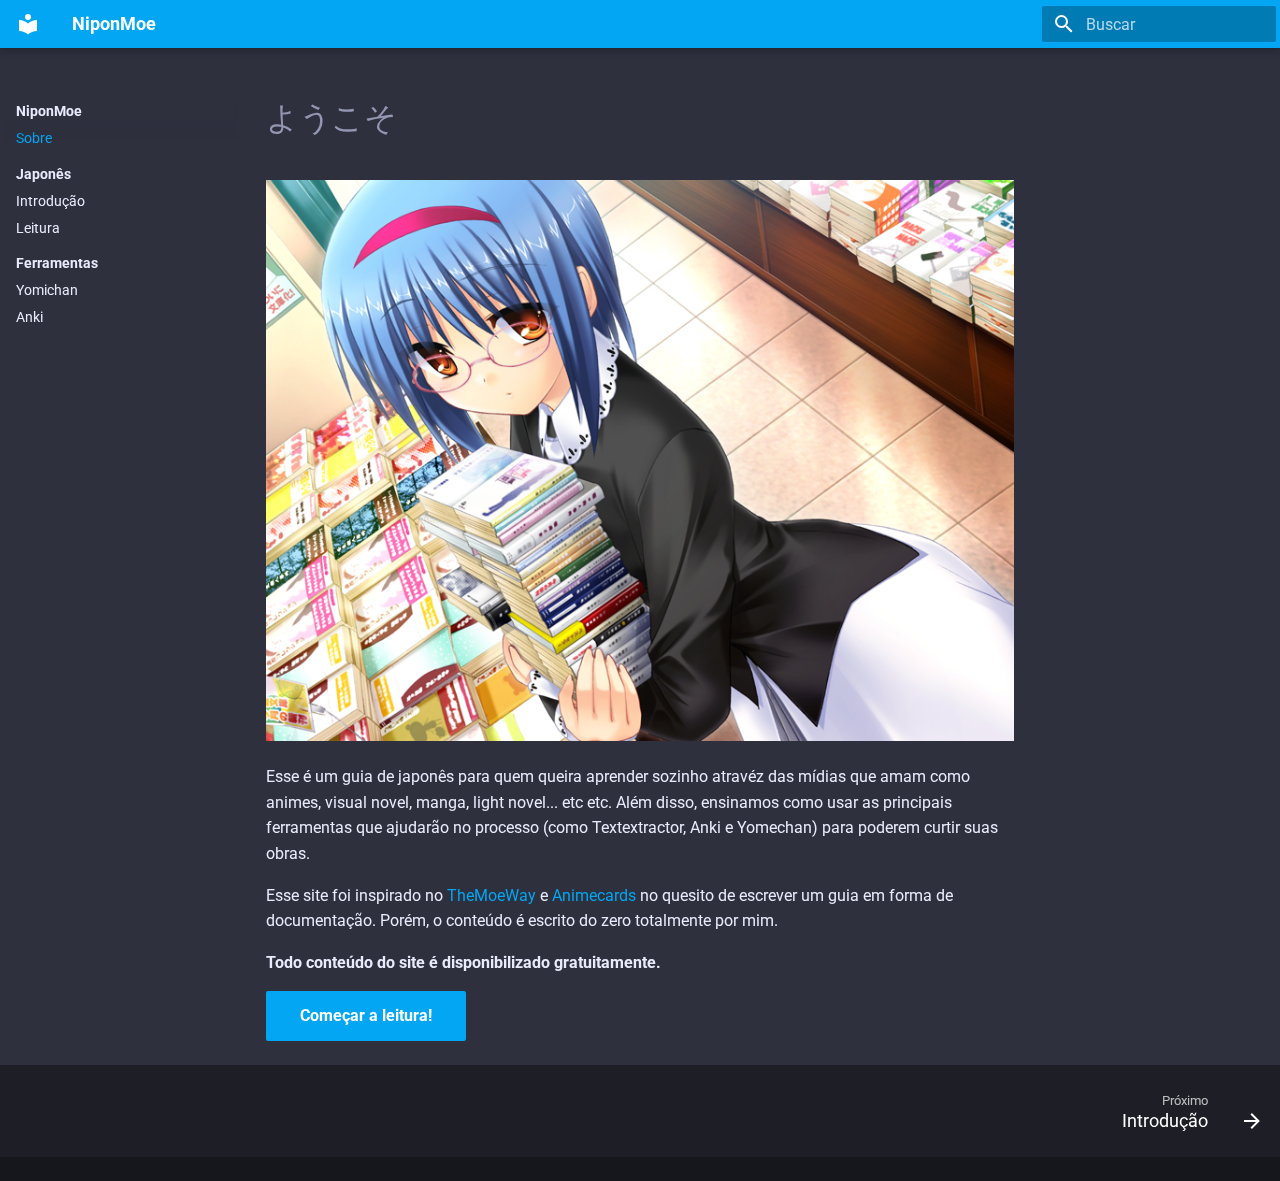
<file: index.html>
<!doctype html>
<html lang="pt" class="no-js">
  <head>
    
      <meta charset="utf-8">
      <meta name="viewport" content="width=device-width,initial-scale=1">
      
      
      
      <link rel="icon" href="assets/images/favicon.png">
      <meta name="generator" content="mkdocs-1.4.0, mkdocs-material-8.5.6">
    
    
      
        <title>NiponMoe</title>
      
    
    
      <link rel="stylesheet" href="assets/stylesheets/main.20d9efc8.min.css">
      
        
        <link rel="stylesheet" href="assets/stylesheets/palette.cbb835fc.min.css">
        
          
          
          <meta name="theme-color" content="#02a6f2">
        
      
      

    
    
    
      
        
        
        <link rel="preconnect" href="https://fonts.gstatic.com" crossorigin>
        <link rel="stylesheet" href="https://fonts.googleapis.com/css?family=Roboto:300,300i,400,400i,700,700i%7CRoboto+Mono:400,400i,700,700i&display=fallback">
        <style>:root{--md-text-font:"Roboto";--md-code-font:"Roboto Mono"}</style>
      
    
    
      <link rel="stylesheet" href="stylesheets/extra.css">
    
    <script>__md_scope=new URL(".",location),__md_hash=e=>[...e].reduce((e,_)=>(e<<5)-e+_.charCodeAt(0),0),__md_get=(e,_=localStorage,t=__md_scope)=>JSON.parse(_.getItem(t.pathname+"."+e)),__md_set=(e,_,t=localStorage,a=__md_scope)=>{try{t.setItem(a.pathname+"."+e,JSON.stringify(_))}catch(e){}}</script>
    
      

    
    
    
  </head>
  
  
    
    
    
    
    
    <body dir="ltr" data-md-color-scheme="slate" data-md-color-primary="light-blue" data-md-color-accent="">
  
    
    
    <input class="md-toggle" data-md-toggle="drawer" type="checkbox" id="__drawer" autocomplete="off">
    <input class="md-toggle" data-md-toggle="search" type="checkbox" id="__search" autocomplete="off">
    <label class="md-overlay" for="__drawer"></label>
    <div data-md-component="skip">
      
        
        <a href="#_1" class="md-skip">
          Pular para conteúdo
        </a>
      
    </div>
    <div data-md-component="announce">
      
    </div>
    
    
      

<header class="md-header" data-md-component="header">
  <nav class="md-header__inner md-grid" aria-label="Cabeçalho">
    <a href="." title="NiponMoe" class="md-header__button md-logo" aria-label="NiponMoe" data-md-component="logo">
      
  
  <svg xmlns="http://www.w3.org/2000/svg" viewBox="0 0 24 24"><path d="M12 8a3 3 0 0 0 3-3 3 3 0 0 0-3-3 3 3 0 0 0-3 3 3 3 0 0 0 3 3m0 3.54C9.64 9.35 6.5 8 3 8v11c3.5 0 6.64 1.35 9 3.54 2.36-2.19 5.5-3.54 9-3.54V8c-3.5 0-6.64 1.35-9 3.54Z"/></svg>

    </a>
    <label class="md-header__button md-icon" for="__drawer">
      <svg xmlns="http://www.w3.org/2000/svg" viewBox="0 0 24 24"><path d="M3 6h18v2H3V6m0 5h18v2H3v-2m0 5h18v2H3v-2Z"/></svg>
    </label>
    <div class="md-header__title" data-md-component="header-title">
      <div class="md-header__ellipsis">
        <div class="md-header__topic">
          <span class="md-ellipsis">
            NiponMoe
          </span>
        </div>
        <div class="md-header__topic" data-md-component="header-topic">
          <span class="md-ellipsis">
            
              Sobre
            
          </span>
        </div>
      </div>
    </div>
    
    
    
      <label class="md-header__button md-icon" for="__search">
        <svg xmlns="http://www.w3.org/2000/svg" viewBox="0 0 24 24"><path d="M9.5 3A6.5 6.5 0 0 1 16 9.5c0 1.61-.59 3.09-1.56 4.23l.27.27h.79l5 5-1.5 1.5-5-5v-.79l-.27-.27A6.516 6.516 0 0 1 9.5 16 6.5 6.5 0 0 1 3 9.5 6.5 6.5 0 0 1 9.5 3m0 2C7 5 5 7 5 9.5S7 14 9.5 14 14 12 14 9.5 12 5 9.5 5Z"/></svg>
      </label>
      <div class="md-search" data-md-component="search" role="dialog">
  <label class="md-search__overlay" for="__search"></label>
  <div class="md-search__inner" role="search">
    <form class="md-search__form" name="search">
      <input type="text" class="md-search__input" name="query" aria-label="Buscar" placeholder="Buscar" autocapitalize="off" autocorrect="off" autocomplete="off" spellcheck="false" data-md-component="search-query" required>
      <label class="md-search__icon md-icon" for="__search">
        <svg xmlns="http://www.w3.org/2000/svg" viewBox="0 0 24 24"><path d="M9.5 3A6.5 6.5 0 0 1 16 9.5c0 1.61-.59 3.09-1.56 4.23l.27.27h.79l5 5-1.5 1.5-5-5v-.79l-.27-.27A6.516 6.516 0 0 1 9.5 16 6.5 6.5 0 0 1 3 9.5 6.5 6.5 0 0 1 9.5 3m0 2C7 5 5 7 5 9.5S7 14 9.5 14 14 12 14 9.5 12 5 9.5 5Z"/></svg>
        <svg xmlns="http://www.w3.org/2000/svg" viewBox="0 0 24 24"><path d="M20 11v2H8l5.5 5.5-1.42 1.42L4.16 12l7.92-7.92L13.5 5.5 8 11h12Z"/></svg>
      </label>
      <nav class="md-search__options" aria-label="Pesquisar">
        
        <button type="reset" class="md-search__icon md-icon" title="Limpar" aria-label="Limpar" tabindex="-1">
          <svg xmlns="http://www.w3.org/2000/svg" viewBox="0 0 24 24"><path d="M19 6.41 17.59 5 12 10.59 6.41 5 5 6.41 10.59 12 5 17.59 6.41 19 12 13.41 17.59 19 19 17.59 13.41 12 19 6.41Z"/></svg>
        </button>
      </nav>
      
    </form>
    <div class="md-search__output">
      <div class="md-search__scrollwrap" data-md-scrollfix>
        <div class="md-search-result" data-md-component="search-result">
          <div class="md-search-result__meta">
            Inicializando busca
          </div>
          <ol class="md-search-result__list"></ol>
        </div>
      </div>
    </div>
  </div>
</div>
    
    
  </nav>
  
</header>
    
    <div class="md-container" data-md-component="container">
      
      
        
          
        
      
      <main class="md-main" data-md-component="main">
        <div class="md-main__inner md-grid">
          
            
              
              <div class="md-sidebar md-sidebar--primary" data-md-component="sidebar" data-md-type="navigation" >
                <div class="md-sidebar__scrollwrap">
                  <div class="md-sidebar__inner">
                    


<nav class="md-nav md-nav--primary" aria-label="Navegação" data-md-level="0">
  <label class="md-nav__title" for="__drawer">
    <a href="." title="NiponMoe" class="md-nav__button md-logo" aria-label="NiponMoe" data-md-component="logo">
      
  
  <svg xmlns="http://www.w3.org/2000/svg" viewBox="0 0 24 24"><path d="M12 8a3 3 0 0 0 3-3 3 3 0 0 0-3-3 3 3 0 0 0-3 3 3 3 0 0 0 3 3m0 3.54C9.64 9.35 6.5 8 3 8v11c3.5 0 6.64 1.35 9 3.54 2.36-2.19 5.5-3.54 9-3.54V8c-3.5 0-6.64 1.35-9 3.54Z"/></svg>

    </a>
    NiponMoe
  </label>
  
  <ul class="md-nav__list" data-md-scrollfix>
    
      
      
      

  
  
    
  
  
    <li class="md-nav__item md-nav__item--active">
      
      <input class="md-nav__toggle md-toggle" data-md-toggle="toc" type="checkbox" id="__toc">
      
      
        
      
      
      <a href="." class="md-nav__link md-nav__link--active">
        Sobre
      </a>
      
    </li>
  

    
      
      
      

  
  
  
    
      
    
    <li class="md-nav__item md-nav__item--section md-nav__item--nested">
      
      
        <input class="md-nav__toggle md-toggle" data-md-toggle="__nav_2" type="checkbox" id="__nav_2" >
      
      
      
      
        <label class="md-nav__link" for="__nav_2">
          Japonês
          <span class="md-nav__icon md-icon"></span>
        </label>
      
      <nav class="md-nav" aria-label="Japonês" data-md-level="1">
        <label class="md-nav__title" for="__nav_2">
          <span class="md-nav__icon md-icon"></span>
          Japonês
        </label>
        <ul class="md-nav__list" data-md-scrollfix>
          
            
              
  
  
  
    <li class="md-nav__item">
      <a href="intro/" class="md-nav__link">
        Introdução
      </a>
    </li>
  

            
          
            
              
  
  
  
    <li class="md-nav__item">
      <a href="leitura/" class="md-nav__link">
        Leitura
      </a>
    </li>
  

            
          
        </ul>
      </nav>
    </li>
  

    
      
      
      

  
  
  
    
      
    
    <li class="md-nav__item md-nav__item--section md-nav__item--nested">
      
      
        <input class="md-nav__toggle md-toggle" data-md-toggle="__nav_3" type="checkbox" id="__nav_3" >
      
      
      
      
        <label class="md-nav__link" for="__nav_3">
          Ferramentas
          <span class="md-nav__icon md-icon"></span>
        </label>
      
      <nav class="md-nav" aria-label="Ferramentas" data-md-level="1">
        <label class="md-nav__title" for="__nav_3">
          <span class="md-nav__icon md-icon"></span>
          Ferramentas
        </label>
        <ul class="md-nav__list" data-md-scrollfix>
          
            
              
  
  
  
    <li class="md-nav__item">
      <a href="yomichan/" class="md-nav__link">
        Yomichan
      </a>
    </li>
  

            
          
            
              
  
  
  
    <li class="md-nav__item">
      <a href="anki/" class="md-nav__link">
        Anki
      </a>
    </li>
  

            
          
        </ul>
      </nav>
    </li>
  

    
  </ul>
</nav>
                  </div>
                </div>
              </div>
            
            
              
              <div class="md-sidebar md-sidebar--secondary" data-md-component="sidebar" data-md-type="toc" >
                <div class="md-sidebar__scrollwrap">
                  <div class="md-sidebar__inner">
                    

<nav class="md-nav md-nav--secondary" aria-label="Indice">
  
  
  
    
  
  
</nav>
                  </div>
                </div>
              </div>
            
          
          
            <div class="md-content" data-md-component="content">
              <article class="md-content__inner md-typeset">
                
                  


<h1 id="_1">ようこそ</h1>
<p><img alt="mio" src="imagens/mio.png" /></p>
<p>Esse é um guia de japonês para quem queira aprender sozinho atravéz das mídias que amam como animes, visual novel, manga, light novel... etc etc. Além disso, ensinamos como usar as principais ferramentas que ajudarão no processo (como Textextractor, Anki e Yomechan) para poderem curtir suas obras.</p>
<p>Esse site foi inspirado no <a href="https://learnjapanese.moe/">TheMoeWay</a> e <a href="https://animecards.site/">Animecards</a> no quesito de escrever um guia em forma de documentação. Porém, o conteúdo é escrito do zero totalmente por mim. </p>
<p><strong>Todo conteúdo do site é disponibilizado gratuitamente.</strong></p>
<p><a class="md-button md-button--primary" href="intro/">Começar a leitura!</a></p>





                
              </article>
            </div>
          
          
        </div>
        
      </main>
      
        <footer class="md-footer">
  
    
    <nav class="md-footer__inner md-grid" aria-label="Rodapé" >
      
      
        
        <a href="intro/" class="md-footer__link md-footer__link--next" aria-label="Próximo: Introdução" rel="next">
          <div class="md-footer__title">
            <div class="md-ellipsis">
              <span class="md-footer__direction">
                Próximo
              </span>
              Introdução
            </div>
          </div>
          <div class="md-footer__button md-icon">
            <svg xmlns="http://www.w3.org/2000/svg" viewBox="0 0 24 24"><path d="M4 11v2h12l-5.5 5.5 1.42 1.42L19.84 12l-7.92-7.92L10.5 5.5 16 11H4Z"/></svg>
          </div>
        </a>
      
    </nav>
  
  <div class="md-footer-meta md-typeset">
    <div class="md-footer-meta__inner md-grid">
      <div class="md-copyright">
  
  
</div>
      
    </div>
  </div>
</footer>
      
    </div>
    <div class="md-dialog" data-md-component="dialog">
      <div class="md-dialog__inner md-typeset"></div>
    </div>
    
    <script id="__config" type="application/json">{"base": ".", "features": ["navigation.sections", "content.tooltips"], "search": "assets/javascripts/workers/search.5bf1dace.min.js", "translations": {"clipboard.copied": "Copiado para \u00e1rea de Transfer\u00eancia", "clipboard.copy": "Copiar para \u00e1rea de Transfer\u00eancia", "search.config.lang": "pt", "search.config.pipeline": "trimmer, stopWordFilter", "search.config.separator": "[\\s\\-]+", "search.placeholder": "Buscar", "search.result.more.one": "1 more on this page", "search.result.more.other": "# more on this page", "search.result.none": "Nenhum documento encontrado", "search.result.one": "1 documento encontrado", "search.result.other": "# documentos encontrados", "search.result.placeholder": "Digite para iniciar a busca", "search.result.term.missing": "Perdido", "select.version.title": "Selecione a vers\u00e3o"}}</script>
    
    
      <script src="assets/javascripts/bundle.078830c0.min.js"></script>
      
    
  </body>
</html>
</file>
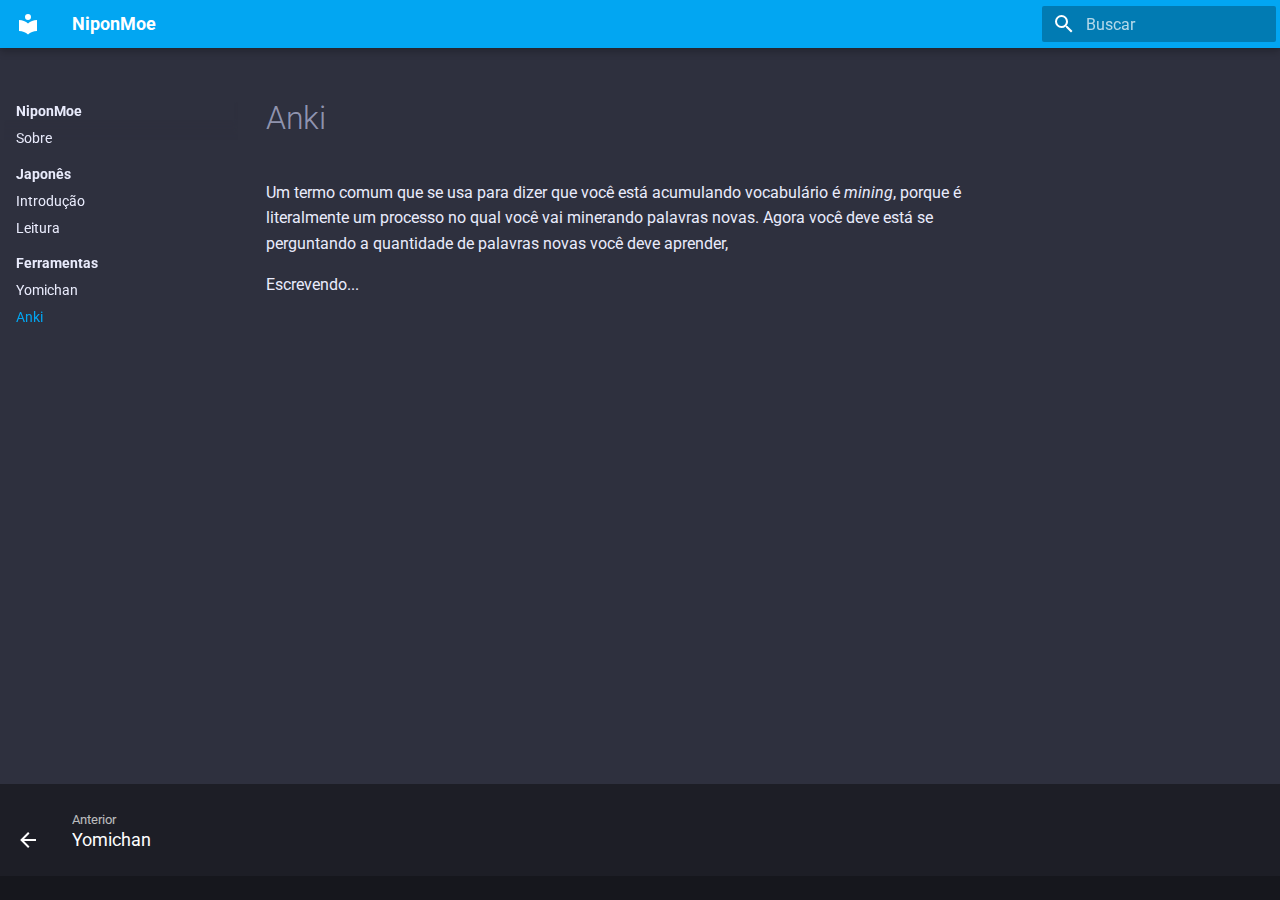
<file: anki/index.html>
<!doctype html>
<html lang="pt" class="no-js">
  <head>
    
      <meta charset="utf-8">
      <meta name="viewport" content="width=device-width,initial-scale=1">
      
      
      
      <link rel="icon" href="../assets/images/favicon.png">
      <meta name="generator" content="mkdocs-1.4.0, mkdocs-material-8.5.6">
    
    
      
        <title>Anki - NiponMoe</title>
      
    
    
      <link rel="stylesheet" href="../assets/stylesheets/main.20d9efc8.min.css">
      
        
        <link rel="stylesheet" href="../assets/stylesheets/palette.cbb835fc.min.css">
        
          
          
          <meta name="theme-color" content="#02a6f2">
        
      
      

    
    
    
      
        
        
        <link rel="preconnect" href="https://fonts.gstatic.com" crossorigin>
        <link rel="stylesheet" href="https://fonts.googleapis.com/css?family=Roboto:300,300i,400,400i,700,700i%7CRoboto+Mono:400,400i,700,700i&display=fallback">
        <style>:root{--md-text-font:"Roboto";--md-code-font:"Roboto Mono"}</style>
      
    
    
      <link rel="stylesheet" href="../stylesheets/extra.css">
    
    <script>__md_scope=new URL("..",location),__md_hash=e=>[...e].reduce((e,_)=>(e<<5)-e+_.charCodeAt(0),0),__md_get=(e,_=localStorage,t=__md_scope)=>JSON.parse(_.getItem(t.pathname+"."+e)),__md_set=(e,_,t=localStorage,a=__md_scope)=>{try{t.setItem(a.pathname+"."+e,JSON.stringify(_))}catch(e){}}</script>
    
      

    
    
    
  </head>
  
  
    
    
    
    
    
    <body dir="ltr" data-md-color-scheme="slate" data-md-color-primary="light-blue" data-md-color-accent="">
  
    
    
    <input class="md-toggle" data-md-toggle="drawer" type="checkbox" id="__drawer" autocomplete="off">
    <input class="md-toggle" data-md-toggle="search" type="checkbox" id="__search" autocomplete="off">
    <label class="md-overlay" for="__drawer"></label>
    <div data-md-component="skip">
      
    </div>
    <div data-md-component="announce">
      
    </div>
    
    
      

<header class="md-header" data-md-component="header">
  <nav class="md-header__inner md-grid" aria-label="Cabeçalho">
    <a href=".." title="NiponMoe" class="md-header__button md-logo" aria-label="NiponMoe" data-md-component="logo">
      
  
  <svg xmlns="http://www.w3.org/2000/svg" viewBox="0 0 24 24"><path d="M12 8a3 3 0 0 0 3-3 3 3 0 0 0-3-3 3 3 0 0 0-3 3 3 3 0 0 0 3 3m0 3.54C9.64 9.35 6.5 8 3 8v11c3.5 0 6.64 1.35 9 3.54 2.36-2.19 5.5-3.54 9-3.54V8c-3.5 0-6.64 1.35-9 3.54Z"/></svg>

    </a>
    <label class="md-header__button md-icon" for="__drawer">
      <svg xmlns="http://www.w3.org/2000/svg" viewBox="0 0 24 24"><path d="M3 6h18v2H3V6m0 5h18v2H3v-2m0 5h18v2H3v-2Z"/></svg>
    </label>
    <div class="md-header__title" data-md-component="header-title">
      <div class="md-header__ellipsis">
        <div class="md-header__topic">
          <span class="md-ellipsis">
            NiponMoe
          </span>
        </div>
        <div class="md-header__topic" data-md-component="header-topic">
          <span class="md-ellipsis">
            
              Anki
            
          </span>
        </div>
      </div>
    </div>
    
    
    
      <label class="md-header__button md-icon" for="__search">
        <svg xmlns="http://www.w3.org/2000/svg" viewBox="0 0 24 24"><path d="M9.5 3A6.5 6.5 0 0 1 16 9.5c0 1.61-.59 3.09-1.56 4.23l.27.27h.79l5 5-1.5 1.5-5-5v-.79l-.27-.27A6.516 6.516 0 0 1 9.5 16 6.5 6.5 0 0 1 3 9.5 6.5 6.5 0 0 1 9.5 3m0 2C7 5 5 7 5 9.5S7 14 9.5 14 14 12 14 9.5 12 5 9.5 5Z"/></svg>
      </label>
      <div class="md-search" data-md-component="search" role="dialog">
  <label class="md-search__overlay" for="__search"></label>
  <div class="md-search__inner" role="search">
    <form class="md-search__form" name="search">
      <input type="text" class="md-search__input" name="query" aria-label="Buscar" placeholder="Buscar" autocapitalize="off" autocorrect="off" autocomplete="off" spellcheck="false" data-md-component="search-query" required>
      <label class="md-search__icon md-icon" for="__search">
        <svg xmlns="http://www.w3.org/2000/svg" viewBox="0 0 24 24"><path d="M9.5 3A6.5 6.5 0 0 1 16 9.5c0 1.61-.59 3.09-1.56 4.23l.27.27h.79l5 5-1.5 1.5-5-5v-.79l-.27-.27A6.516 6.516 0 0 1 9.5 16 6.5 6.5 0 0 1 3 9.5 6.5 6.5 0 0 1 9.5 3m0 2C7 5 5 7 5 9.5S7 14 9.5 14 14 12 14 9.5 12 5 9.5 5Z"/></svg>
        <svg xmlns="http://www.w3.org/2000/svg" viewBox="0 0 24 24"><path d="M20 11v2H8l5.5 5.5-1.42 1.42L4.16 12l7.92-7.92L13.5 5.5 8 11h12Z"/></svg>
      </label>
      <nav class="md-search__options" aria-label="Pesquisar">
        
        <button type="reset" class="md-search__icon md-icon" title="Limpar" aria-label="Limpar" tabindex="-1">
          <svg xmlns="http://www.w3.org/2000/svg" viewBox="0 0 24 24"><path d="M19 6.41 17.59 5 12 10.59 6.41 5 5 6.41 10.59 12 5 17.59 6.41 19 12 13.41 17.59 19 19 17.59 13.41 12 19 6.41Z"/></svg>
        </button>
      </nav>
      
    </form>
    <div class="md-search__output">
      <div class="md-search__scrollwrap" data-md-scrollfix>
        <div class="md-search-result" data-md-component="search-result">
          <div class="md-search-result__meta">
            Inicializando busca
          </div>
          <ol class="md-search-result__list"></ol>
        </div>
      </div>
    </div>
  </div>
</div>
    
    
  </nav>
  
</header>
    
    <div class="md-container" data-md-component="container">
      
      
        
          
        
      
      <main class="md-main" data-md-component="main">
        <div class="md-main__inner md-grid">
          
            
              
              <div class="md-sidebar md-sidebar--primary" data-md-component="sidebar" data-md-type="navigation" >
                <div class="md-sidebar__scrollwrap">
                  <div class="md-sidebar__inner">
                    


<nav class="md-nav md-nav--primary" aria-label="Navegação" data-md-level="0">
  <label class="md-nav__title" for="__drawer">
    <a href=".." title="NiponMoe" class="md-nav__button md-logo" aria-label="NiponMoe" data-md-component="logo">
      
  
  <svg xmlns="http://www.w3.org/2000/svg" viewBox="0 0 24 24"><path d="M12 8a3 3 0 0 0 3-3 3 3 0 0 0-3-3 3 3 0 0 0-3 3 3 3 0 0 0 3 3m0 3.54C9.64 9.35 6.5 8 3 8v11c3.5 0 6.64 1.35 9 3.54 2.36-2.19 5.5-3.54 9-3.54V8c-3.5 0-6.64 1.35-9 3.54Z"/></svg>

    </a>
    NiponMoe
  </label>
  
  <ul class="md-nav__list" data-md-scrollfix>
    
      
      
      

  
  
  
    <li class="md-nav__item">
      <a href=".." class="md-nav__link">
        Sobre
      </a>
    </li>
  

    
      
      
      

  
  
  
    
      
    
    <li class="md-nav__item md-nav__item--section md-nav__item--nested">
      
      
        <input class="md-nav__toggle md-toggle" data-md-toggle="__nav_2" type="checkbox" id="__nav_2" >
      
      
      
      
        <label class="md-nav__link" for="__nav_2">
          Japonês
          <span class="md-nav__icon md-icon"></span>
        </label>
      
      <nav class="md-nav" aria-label="Japonês" data-md-level="1">
        <label class="md-nav__title" for="__nav_2">
          <span class="md-nav__icon md-icon"></span>
          Japonês
        </label>
        <ul class="md-nav__list" data-md-scrollfix>
          
            
              
  
  
  
    <li class="md-nav__item">
      <a href="../intro/" class="md-nav__link">
        Introdução
      </a>
    </li>
  

            
          
            
              
  
  
  
    <li class="md-nav__item">
      <a href="../leitura/" class="md-nav__link">
        Leitura
      </a>
    </li>
  

            
          
        </ul>
      </nav>
    </li>
  

    
      
      
      

  
  
    
  
  
    
      
    
    <li class="md-nav__item md-nav__item--active md-nav__item--section md-nav__item--nested">
      
      
        <input class="md-nav__toggle md-toggle" data-md-toggle="__nav_3" type="checkbox" id="__nav_3" checked>
      
      
      
      
        <label class="md-nav__link" for="__nav_3">
          Ferramentas
          <span class="md-nav__icon md-icon"></span>
        </label>
      
      <nav class="md-nav" aria-label="Ferramentas" data-md-level="1">
        <label class="md-nav__title" for="__nav_3">
          <span class="md-nav__icon md-icon"></span>
          Ferramentas
        </label>
        <ul class="md-nav__list" data-md-scrollfix>
          
            
              
  
  
  
    <li class="md-nav__item">
      <a href="../yomichan/" class="md-nav__link">
        Yomichan
      </a>
    </li>
  

            
          
            
              
  
  
    
  
  
    <li class="md-nav__item md-nav__item--active">
      
      <input class="md-nav__toggle md-toggle" data-md-toggle="toc" type="checkbox" id="__toc">
      
      
      
      <a href="./" class="md-nav__link md-nav__link--active">
        Anki
      </a>
      
    </li>
  

            
          
        </ul>
      </nav>
    </li>
  

    
  </ul>
</nav>
                  </div>
                </div>
              </div>
            
            
              
              <div class="md-sidebar md-sidebar--secondary" data-md-component="sidebar" data-md-type="toc" >
                <div class="md-sidebar__scrollwrap">
                  <div class="md-sidebar__inner">
                    

<nav class="md-nav md-nav--secondary" aria-label="Indice">
  
  
  
  
</nav>
                  </div>
                </div>
              </div>
            
          
          
            <div class="md-content" data-md-component="content">
              <article class="md-content__inner md-typeset">
                
                  


  <h1>Anki</h1>

<p>Um termo comum que se usa para dizer que você está acumulando vocabulário é <em>mining</em>, porque é literalmente um processo no qual você vai minerando palavras novas. Agora você deve está se perguntando a quantidade de palavras novas você deve aprender, </p>
<p>Escrevendo...</p>





                
              </article>
            </div>
          
          
        </div>
        
      </main>
      
        <footer class="md-footer">
  
    
    <nav class="md-footer__inner md-grid" aria-label="Rodapé" >
      
        
        <a href="../yomichan/" class="md-footer__link md-footer__link--prev" aria-label="Anterior: Yomichan" rel="prev">
          <div class="md-footer__button md-icon">
            <svg xmlns="http://www.w3.org/2000/svg" viewBox="0 0 24 24"><path d="M20 11v2H8l5.5 5.5-1.42 1.42L4.16 12l7.92-7.92L13.5 5.5 8 11h12Z"/></svg>
          </div>
          <div class="md-footer__title">
            <div class="md-ellipsis">
              <span class="md-footer__direction">
                Anterior
              </span>
              Yomichan
            </div>
          </div>
        </a>
      
      
    </nav>
  
  <div class="md-footer-meta md-typeset">
    <div class="md-footer-meta__inner md-grid">
      <div class="md-copyright">
  
  
</div>
      
    </div>
  </div>
</footer>
      
    </div>
    <div class="md-dialog" data-md-component="dialog">
      <div class="md-dialog__inner md-typeset"></div>
    </div>
    
    <script id="__config" type="application/json">{"base": "..", "features": ["navigation.sections", "content.tooltips"], "search": "../assets/javascripts/workers/search.5bf1dace.min.js", "translations": {"clipboard.copied": "Copiado para \u00e1rea de Transfer\u00eancia", "clipboard.copy": "Copiar para \u00e1rea de Transfer\u00eancia", "search.config.lang": "pt", "search.config.pipeline": "trimmer, stopWordFilter", "search.config.separator": "[\\s\\-]+", "search.placeholder": "Buscar", "search.result.more.one": "1 more on this page", "search.result.more.other": "# more on this page", "search.result.none": "Nenhum documento encontrado", "search.result.one": "1 documento encontrado", "search.result.other": "# documentos encontrados", "search.result.placeholder": "Digite para iniciar a busca", "search.result.term.missing": "Perdido", "select.version.title": "Selecione a vers\u00e3o"}}</script>
    
    
      <script src="../assets/javascripts/bundle.078830c0.min.js"></script>
      
    
  </body>
</html>
</file>
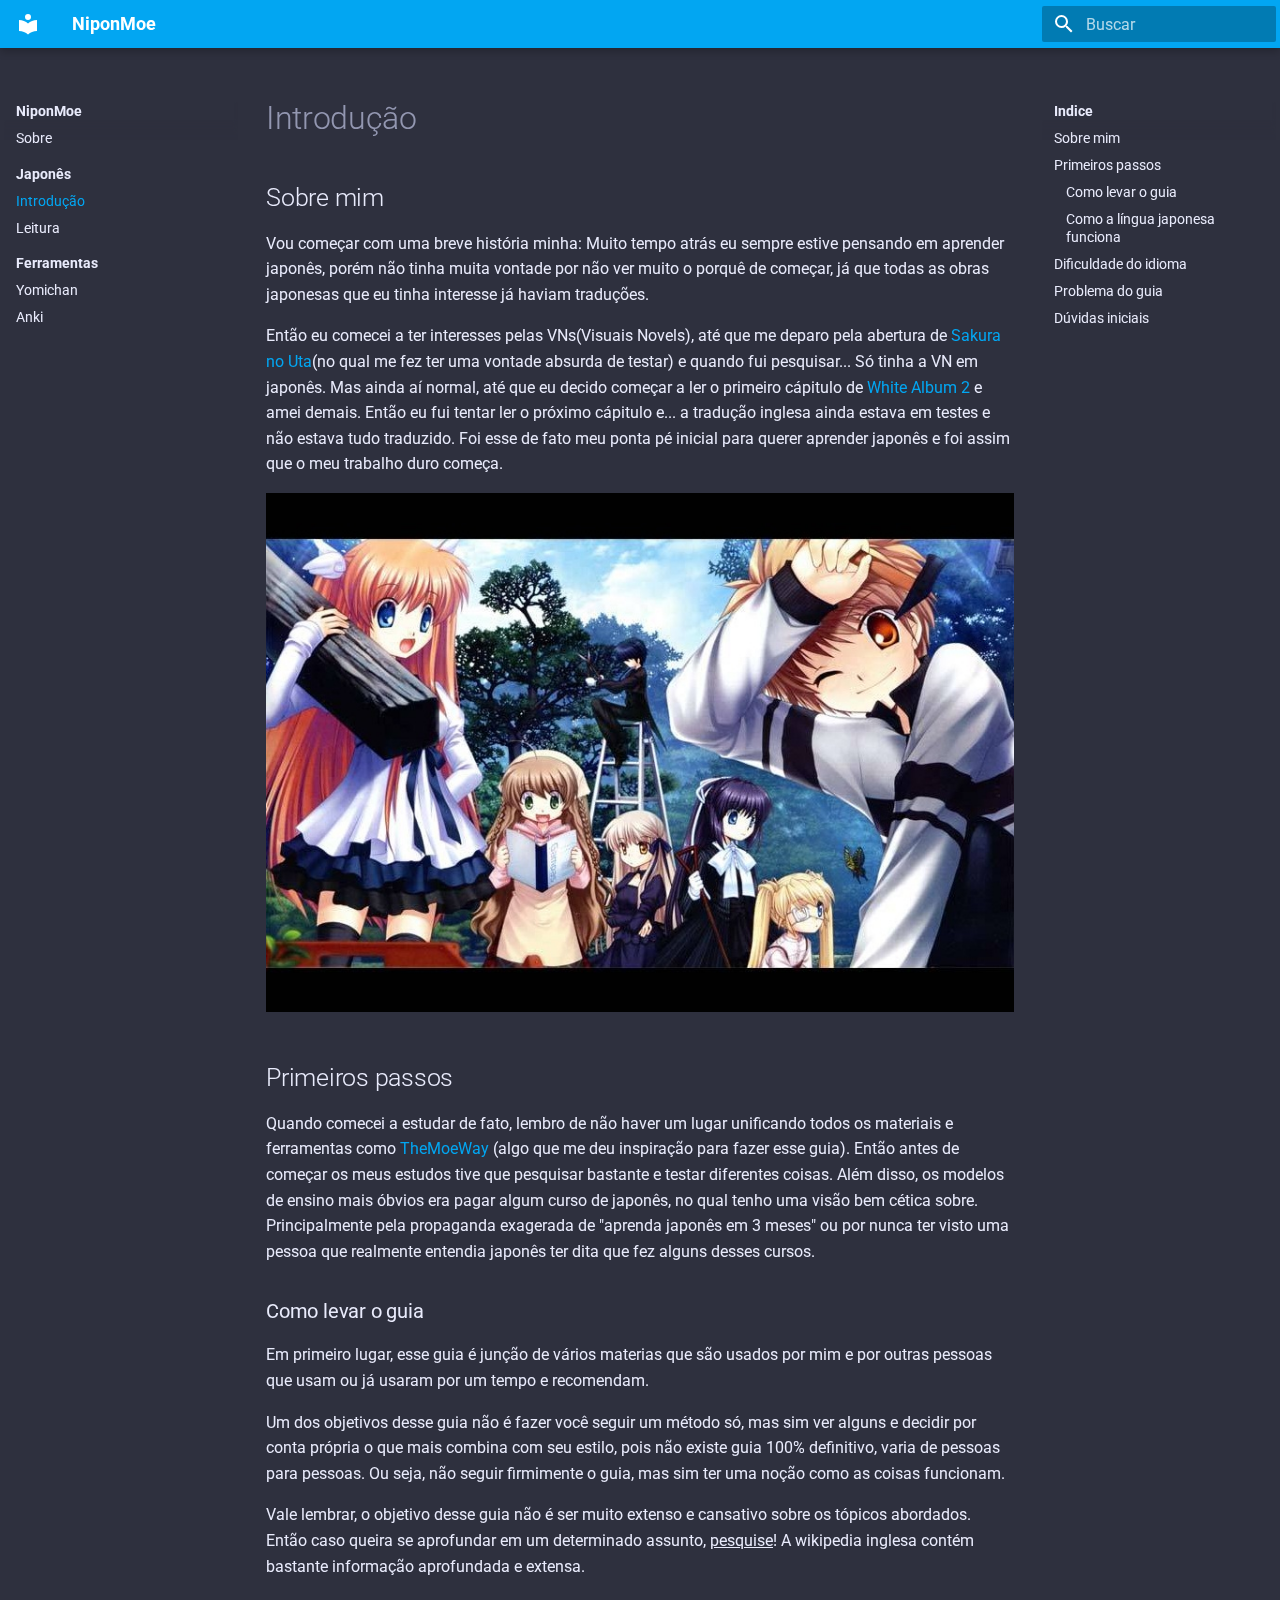
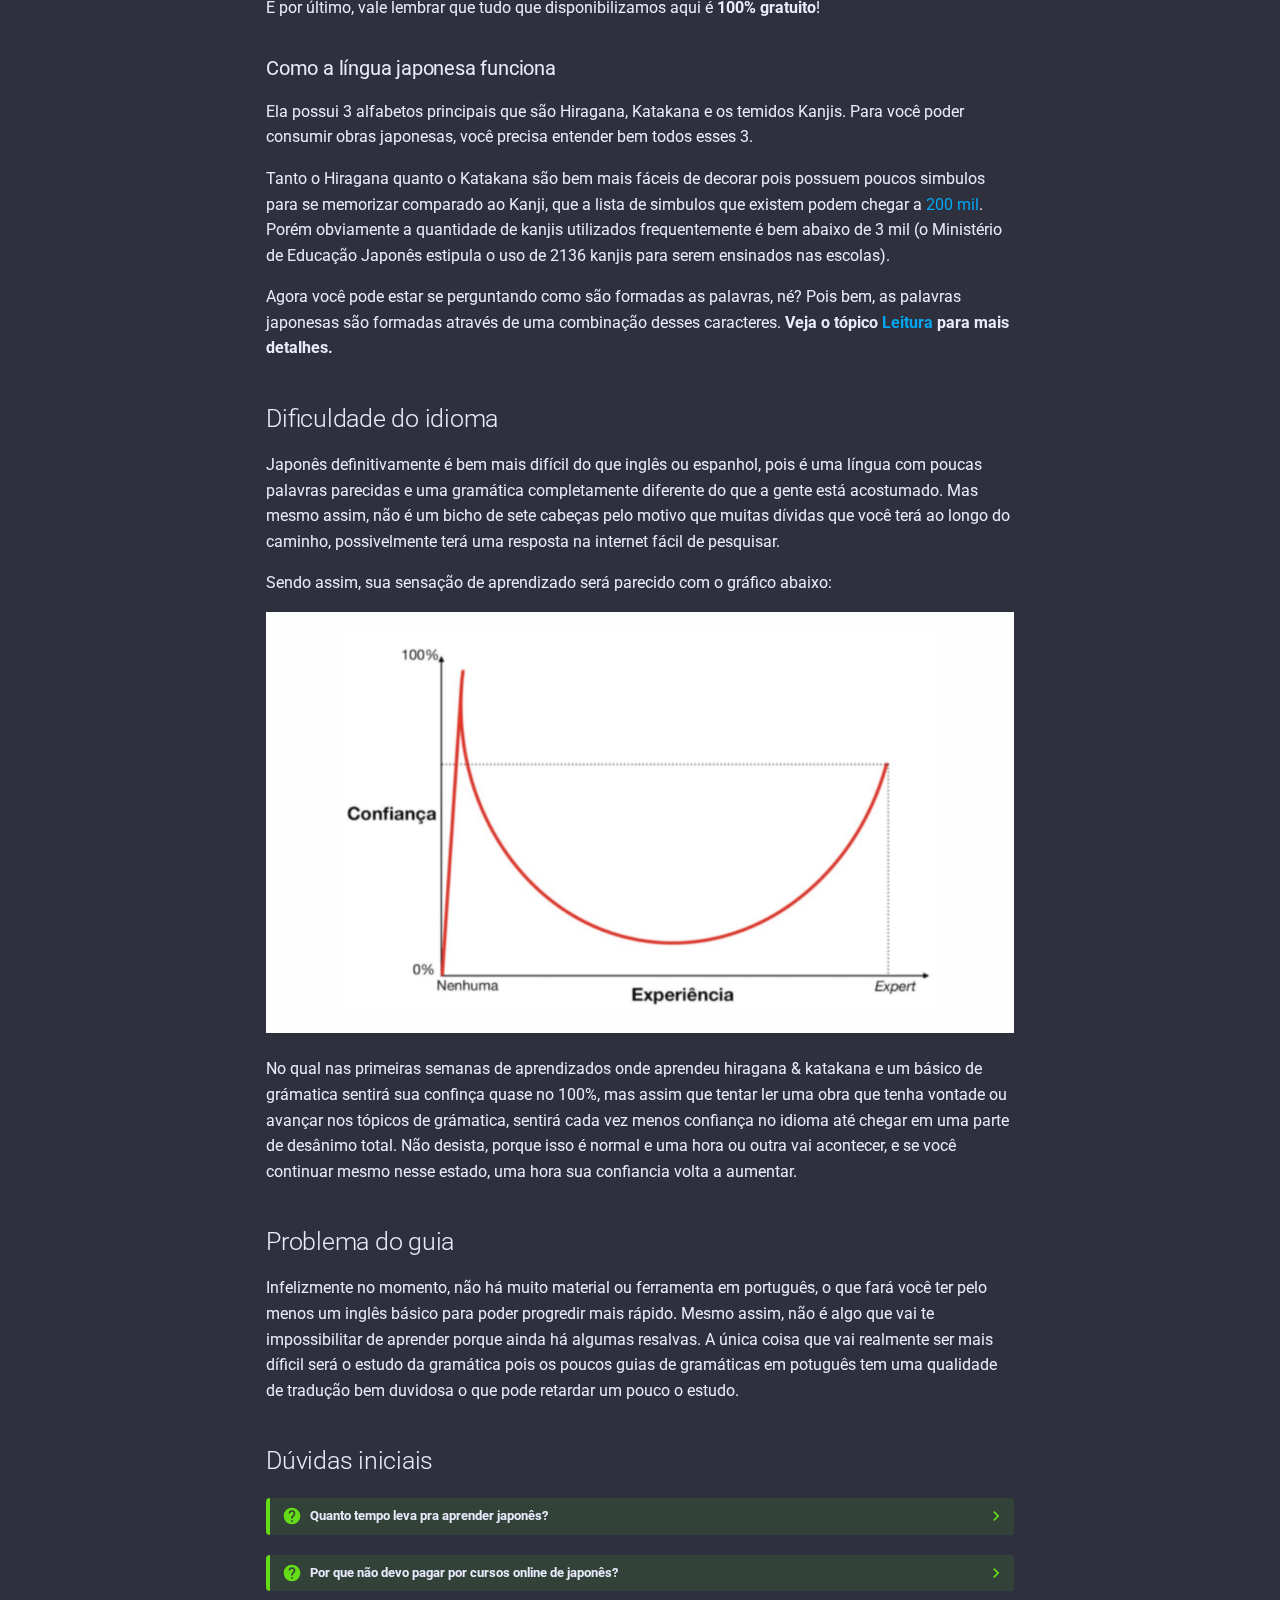
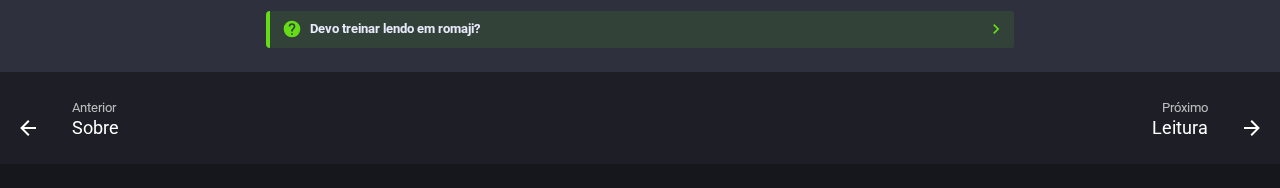
<file: intro/index.html>
<!doctype html>
<html lang="pt" class="no-js">
  <head>
    
      <meta charset="utf-8">
      <meta name="viewport" content="width=device-width,initial-scale=1">
      
      
      
      <link rel="icon" href="../assets/images/favicon.png">
      <meta name="generator" content="mkdocs-1.4.0, mkdocs-material-8.5.6">
    
    
      
        <title>Introdução - NiponMoe</title>
      
    
    
      <link rel="stylesheet" href="../assets/stylesheets/main.20d9efc8.min.css">
      
        
        <link rel="stylesheet" href="../assets/stylesheets/palette.cbb835fc.min.css">
        
          
          
          <meta name="theme-color" content="#02a6f2">
        
      
      

    
    
    
      
        
        
        <link rel="preconnect" href="https://fonts.gstatic.com" crossorigin>
        <link rel="stylesheet" href="https://fonts.googleapis.com/css?family=Roboto:300,300i,400,400i,700,700i%7CRoboto+Mono:400,400i,700,700i&display=fallback">
        <style>:root{--md-text-font:"Roboto";--md-code-font:"Roboto Mono"}</style>
      
    
    
      <link rel="stylesheet" href="../stylesheets/extra.css">
    
    <script>__md_scope=new URL("..",location),__md_hash=e=>[...e].reduce((e,_)=>(e<<5)-e+_.charCodeAt(0),0),__md_get=(e,_=localStorage,t=__md_scope)=>JSON.parse(_.getItem(t.pathname+"."+e)),__md_set=(e,_,t=localStorage,a=__md_scope)=>{try{t.setItem(a.pathname+"."+e,JSON.stringify(_))}catch(e){}}</script>
    
      

    
    
    
  </head>
  
  
    
    
    
    
    
    <body dir="ltr" data-md-color-scheme="slate" data-md-color-primary="light-blue" data-md-color-accent="">
  
    
    
    <input class="md-toggle" data-md-toggle="drawer" type="checkbox" id="__drawer" autocomplete="off">
    <input class="md-toggle" data-md-toggle="search" type="checkbox" id="__search" autocomplete="off">
    <label class="md-overlay" for="__drawer"></label>
    <div data-md-component="skip">
      
        
        <a href="#sobre-mim" class="md-skip">
          Pular para conteúdo
        </a>
      
    </div>
    <div data-md-component="announce">
      
    </div>
    
    
      

<header class="md-header" data-md-component="header">
  <nav class="md-header__inner md-grid" aria-label="Cabeçalho">
    <a href=".." title="NiponMoe" class="md-header__button md-logo" aria-label="NiponMoe" data-md-component="logo">
      
  
  <svg xmlns="http://www.w3.org/2000/svg" viewBox="0 0 24 24"><path d="M12 8a3 3 0 0 0 3-3 3 3 0 0 0-3-3 3 3 0 0 0-3 3 3 3 0 0 0 3 3m0 3.54C9.64 9.35 6.5 8 3 8v11c3.5 0 6.64 1.35 9 3.54 2.36-2.19 5.5-3.54 9-3.54V8c-3.5 0-6.64 1.35-9 3.54Z"/></svg>

    </a>
    <label class="md-header__button md-icon" for="__drawer">
      <svg xmlns="http://www.w3.org/2000/svg" viewBox="0 0 24 24"><path d="M3 6h18v2H3V6m0 5h18v2H3v-2m0 5h18v2H3v-2Z"/></svg>
    </label>
    <div class="md-header__title" data-md-component="header-title">
      <div class="md-header__ellipsis">
        <div class="md-header__topic">
          <span class="md-ellipsis">
            NiponMoe
          </span>
        </div>
        <div class="md-header__topic" data-md-component="header-topic">
          <span class="md-ellipsis">
            
              Introdução
            
          </span>
        </div>
      </div>
    </div>
    
    
    
      <label class="md-header__button md-icon" for="__search">
        <svg xmlns="http://www.w3.org/2000/svg" viewBox="0 0 24 24"><path d="M9.5 3A6.5 6.5 0 0 1 16 9.5c0 1.61-.59 3.09-1.56 4.23l.27.27h.79l5 5-1.5 1.5-5-5v-.79l-.27-.27A6.516 6.516 0 0 1 9.5 16 6.5 6.5 0 0 1 3 9.5 6.5 6.5 0 0 1 9.5 3m0 2C7 5 5 7 5 9.5S7 14 9.5 14 14 12 14 9.5 12 5 9.5 5Z"/></svg>
      </label>
      <div class="md-search" data-md-component="search" role="dialog">
  <label class="md-search__overlay" for="__search"></label>
  <div class="md-search__inner" role="search">
    <form class="md-search__form" name="search">
      <input type="text" class="md-search__input" name="query" aria-label="Buscar" placeholder="Buscar" autocapitalize="off" autocorrect="off" autocomplete="off" spellcheck="false" data-md-component="search-query" required>
      <label class="md-search__icon md-icon" for="__search">
        <svg xmlns="http://www.w3.org/2000/svg" viewBox="0 0 24 24"><path d="M9.5 3A6.5 6.5 0 0 1 16 9.5c0 1.61-.59 3.09-1.56 4.23l.27.27h.79l5 5-1.5 1.5-5-5v-.79l-.27-.27A6.516 6.516 0 0 1 9.5 16 6.5 6.5 0 0 1 3 9.5 6.5 6.5 0 0 1 9.5 3m0 2C7 5 5 7 5 9.5S7 14 9.5 14 14 12 14 9.5 12 5 9.5 5Z"/></svg>
        <svg xmlns="http://www.w3.org/2000/svg" viewBox="0 0 24 24"><path d="M20 11v2H8l5.5 5.5-1.42 1.42L4.16 12l7.92-7.92L13.5 5.5 8 11h12Z"/></svg>
      </label>
      <nav class="md-search__options" aria-label="Pesquisar">
        
        <button type="reset" class="md-search__icon md-icon" title="Limpar" aria-label="Limpar" tabindex="-1">
          <svg xmlns="http://www.w3.org/2000/svg" viewBox="0 0 24 24"><path d="M19 6.41 17.59 5 12 10.59 6.41 5 5 6.41 10.59 12 5 17.59 6.41 19 12 13.41 17.59 19 19 17.59 13.41 12 19 6.41Z"/></svg>
        </button>
      </nav>
      
    </form>
    <div class="md-search__output">
      <div class="md-search__scrollwrap" data-md-scrollfix>
        <div class="md-search-result" data-md-component="search-result">
          <div class="md-search-result__meta">
            Inicializando busca
          </div>
          <ol class="md-search-result__list"></ol>
        </div>
      </div>
    </div>
  </div>
</div>
    
    
  </nav>
  
</header>
    
    <div class="md-container" data-md-component="container">
      
      
        
          
        
      
      <main class="md-main" data-md-component="main">
        <div class="md-main__inner md-grid">
          
            
              
              <div class="md-sidebar md-sidebar--primary" data-md-component="sidebar" data-md-type="navigation" >
                <div class="md-sidebar__scrollwrap">
                  <div class="md-sidebar__inner">
                    


<nav class="md-nav md-nav--primary" aria-label="Navegação" data-md-level="0">
  <label class="md-nav__title" for="__drawer">
    <a href=".." title="NiponMoe" class="md-nav__button md-logo" aria-label="NiponMoe" data-md-component="logo">
      
  
  <svg xmlns="http://www.w3.org/2000/svg" viewBox="0 0 24 24"><path d="M12 8a3 3 0 0 0 3-3 3 3 0 0 0-3-3 3 3 0 0 0-3 3 3 3 0 0 0 3 3m0 3.54C9.64 9.35 6.5 8 3 8v11c3.5 0 6.64 1.35 9 3.54 2.36-2.19 5.5-3.54 9-3.54V8c-3.5 0-6.64 1.35-9 3.54Z"/></svg>

    </a>
    NiponMoe
  </label>
  
  <ul class="md-nav__list" data-md-scrollfix>
    
      
      
      

  
  
  
    <li class="md-nav__item">
      <a href=".." class="md-nav__link">
        Sobre
      </a>
    </li>
  

    
      
      
      

  
  
    
  
  
    
      
    
    <li class="md-nav__item md-nav__item--active md-nav__item--section md-nav__item--nested">
      
      
        <input class="md-nav__toggle md-toggle" data-md-toggle="__nav_2" type="checkbox" id="__nav_2" checked>
      
      
      
      
        <label class="md-nav__link" for="__nav_2">
          Japonês
          <span class="md-nav__icon md-icon"></span>
        </label>
      
      <nav class="md-nav" aria-label="Japonês" data-md-level="1">
        <label class="md-nav__title" for="__nav_2">
          <span class="md-nav__icon md-icon"></span>
          Japonês
        </label>
        <ul class="md-nav__list" data-md-scrollfix>
          
            
              
  
  
    
  
  
    <li class="md-nav__item md-nav__item--active">
      
      <input class="md-nav__toggle md-toggle" data-md-toggle="toc" type="checkbox" id="__toc">
      
      
      
        <label class="md-nav__link md-nav__link--active" for="__toc">
          Introdução
          <span class="md-nav__icon md-icon"></span>
        </label>
      
      <a href="./" class="md-nav__link md-nav__link--active">
        Introdução
      </a>
      
        

<nav class="md-nav md-nav--secondary" aria-label="Indice">
  
  
  
  
    <label class="md-nav__title" for="__toc">
      <span class="md-nav__icon md-icon"></span>
      Indice
    </label>
    <ul class="md-nav__list" data-md-component="toc" data-md-scrollfix>
      
        <li class="md-nav__item">
  <a href="#sobre-mim" class="md-nav__link">
    Sobre mim
  </a>
  
</li>
      
        <li class="md-nav__item">
  <a href="#primeiros-passos" class="md-nav__link">
    Primeiros passos
  </a>
  
    <nav class="md-nav" aria-label="Primeiros passos">
      <ul class="md-nav__list">
        
          <li class="md-nav__item">
  <a href="#como-levar-o-guia" class="md-nav__link">
    Como levar o guia
  </a>
  
</li>
        
          <li class="md-nav__item">
  <a href="#como-a-lingua-japonesa-funciona" class="md-nav__link">
    Como a língua japonesa funciona
  </a>
  
</li>
        
      </ul>
    </nav>
  
</li>
      
        <li class="md-nav__item">
  <a href="#dificuldade-do-idioma" class="md-nav__link">
    Dificuldade do idioma
  </a>
  
</li>
      
        <li class="md-nav__item">
  <a href="#problema-do-guia" class="md-nav__link">
    Problema do guia
  </a>
  
</li>
      
        <li class="md-nav__item">
  <a href="#duvidas-iniciais" class="md-nav__link">
    Dúvidas iniciais
  </a>
  
</li>
      
    </ul>
  
</nav>
      
    </li>
  

            
          
            
              
  
  
  
    <li class="md-nav__item">
      <a href="../leitura/" class="md-nav__link">
        Leitura
      </a>
    </li>
  

            
          
        </ul>
      </nav>
    </li>
  

    
      
      
      

  
  
  
    
      
    
    <li class="md-nav__item md-nav__item--section md-nav__item--nested">
      
      
        <input class="md-nav__toggle md-toggle" data-md-toggle="__nav_3" type="checkbox" id="__nav_3" >
      
      
      
      
        <label class="md-nav__link" for="__nav_3">
          Ferramentas
          <span class="md-nav__icon md-icon"></span>
        </label>
      
      <nav class="md-nav" aria-label="Ferramentas" data-md-level="1">
        <label class="md-nav__title" for="__nav_3">
          <span class="md-nav__icon md-icon"></span>
          Ferramentas
        </label>
        <ul class="md-nav__list" data-md-scrollfix>
          
            
              
  
  
  
    <li class="md-nav__item">
      <a href="../yomichan/" class="md-nav__link">
        Yomichan
      </a>
    </li>
  

            
          
            
              
  
  
  
    <li class="md-nav__item">
      <a href="../anki/" class="md-nav__link">
        Anki
      </a>
    </li>
  

            
          
        </ul>
      </nav>
    </li>
  

    
  </ul>
</nav>
                  </div>
                </div>
              </div>
            
            
              
              <div class="md-sidebar md-sidebar--secondary" data-md-component="sidebar" data-md-type="toc" >
                <div class="md-sidebar__scrollwrap">
                  <div class="md-sidebar__inner">
                    

<nav class="md-nav md-nav--secondary" aria-label="Indice">
  
  
  
  
    <label class="md-nav__title" for="__toc">
      <span class="md-nav__icon md-icon"></span>
      Indice
    </label>
    <ul class="md-nav__list" data-md-component="toc" data-md-scrollfix>
      
        <li class="md-nav__item">
  <a href="#sobre-mim" class="md-nav__link">
    Sobre mim
  </a>
  
</li>
      
        <li class="md-nav__item">
  <a href="#primeiros-passos" class="md-nav__link">
    Primeiros passos
  </a>
  
    <nav class="md-nav" aria-label="Primeiros passos">
      <ul class="md-nav__list">
        
          <li class="md-nav__item">
  <a href="#como-levar-o-guia" class="md-nav__link">
    Como levar o guia
  </a>
  
</li>
        
          <li class="md-nav__item">
  <a href="#como-a-lingua-japonesa-funciona" class="md-nav__link">
    Como a língua japonesa funciona
  </a>
  
</li>
        
      </ul>
    </nav>
  
</li>
      
        <li class="md-nav__item">
  <a href="#dificuldade-do-idioma" class="md-nav__link">
    Dificuldade do idioma
  </a>
  
</li>
      
        <li class="md-nav__item">
  <a href="#problema-do-guia" class="md-nav__link">
    Problema do guia
  </a>
  
</li>
      
        <li class="md-nav__item">
  <a href="#duvidas-iniciais" class="md-nav__link">
    Dúvidas iniciais
  </a>
  
</li>
      
    </ul>
  
</nav>
                  </div>
                </div>
              </div>
            
          
          
            <div class="md-content" data-md-component="content">
              <article class="md-content__inner md-typeset">
                
                  


  <h1>Introdução</h1>

<h2 id="sobre-mim">Sobre mim</h2>
<p>Vou começar com uma breve história minha: Muito tempo atrás eu sempre estive pensando em aprender japonês, porém não tinha muita vontade por não ver muito o porquê de começar, já que todas as obras japonesas que eu tinha interesse já haviam traduções. </p>
<p>Então eu comecei a ter interesses pelas VNs(Visuais Novels), até que me deparo pela abertura de <a href="https://youtu.be/5-9sqUZZXaY">Sakura no Uta</a>(no qual me fez ter uma vontade absurda de testar) e quando fui pesquisar... Só tinha a VN em japonês. Mas ainda aí normal, até que eu decido começar a ler o primeiro cápitulo de <a href="https://www.youtube.com/watch?v=Kb59JM9RGeY">White Album 2</a> e amei demais. Então eu fui tentar ler o próximo cápitulo e... a tradução inglesa ainda estava em testes e não estava tudo traduzido. Foi esse de fato meu ponta pé inicial para querer aprender japonês e foi assim que o meu trabalho duro começa.</p>
<p><img alt="rewrite" src="../imagens/rewrite.jpg" title="rewrite" /> </p>
<h2 id="primeiros-passos">Primeiros passos</h2>
<p>Quando comecei a estudar de fato, lembro de não haver um lugar unificando todos os materiais e ferramentas como <a href="https://learnjapanese.moe/">TheMoeWay</a> (algo que me deu inspiração para fazer esse guia). Então antes de começar os meus estudos tive que pesquisar bastante e testar diferentes coisas. Além disso, os modelos de ensino mais óbvios era pagar algum curso de japonês, no qual tenho uma visão bem cética sobre. Principalmente pela propaganda exagerada de "aprenda japonês em 3 meses" ou por nunca ter visto uma pessoa que realmente entendia japonês ter dita que fez alguns desses cursos.</p>
<h3 id="como-levar-o-guia">Como levar o guia</h3>
<p>Em primeiro lugar, esse guia é junção de vários materias que são usados por mim e por outras pessoas que usam ou já usaram por um tempo e recomendam. </p>
<p>Um dos objetivos desse guia não é fazer você seguir um método só, mas sim ver alguns e decidir por conta própria o que mais combina com seu estilo, pois não existe guia 100% definitivo, varia de pessoas para pessoas. Ou seja, não seguir firmimente o guia, mas sim ter uma noção como as coisas funcionam.</p>
<p>Vale lembrar, o objetivo desse guia não é ser muito extenso e cansativo sobre os tópicos abordados. Então caso queira se aprofundar em um determinado assunto, <ins>pesquise</ins>! A wikipedia inglesa contém bastante informação aprofundada e extensa.</p>
<p>E por último, vale lembrar que tudo que disponibilizamos aqui é <strong>100% gratuito</strong>!</p>
<h3 id="como-a-lingua-japonesa-funciona">Como a língua japonesa funciona</h3>
<p>Ela possui 3 alfabetos principais que são Hiragana, Katakana e os temidos Kanjis. Para você poder consumir obras japonesas, você precisa entender bem todos esses 3.</p>
<p>Tanto o Hiragana quanto o Katakana são bem mais fáceis de decorar pois possuem poucos simbulos para se memorizar comparado ao Kanji, que a lista de simbulos que existem podem chegar a <a href="https://orientalsouls.com/blog/japanese-calligraphy/how-many-kanji-characters-are-there/">200 mil</a>. Porém obviamente a quantidade de kanjis utilizados frequentemente é bem abaixo de 3 mil (o Ministério de Educação Japonês estipula o uso de 2136 kanjis para serem ensinados nas escolas).</p>
<p>Agora você pode estar se perguntando como são formadas as palavras, né? Pois bem, as palavras japonesas são formadas através de uma combinação desses caracteres. <strong>Veja o tópico <a href="../leitura/">Leitura</a> para mais detalhes.</strong></p>
<h2 id="dificuldade-do-idioma">Dificuldade do idioma</h2>
<p>Japonês definitivamente é bem mais difícil do que inglês ou espanhol, pois é uma língua com poucas palavras parecidas e uma gramática completamente diferente do que a gente está acostumado. Mas mesmo assim, não é um bicho de sete cabeças pelo motivo que muitas dívidas que você terá ao longo do caminho, possivelmente terá uma resposta na internet fácil de pesquisar.</p>
<p>Sendo assim, sua sensação de aprendizado será parecido com o gráfico abaixo:</p>
<p><img alt="gra" src="../imagens/gra.png" title="gra" /></p>
<p>No qual nas primeiras semanas de aprendizados onde aprendeu hiragana &amp; katakana e um básico de grámatica sentirá sua confinça quase no 100%, mas assim que tentar ler uma obra que tenha vontade ou avançar nos tópicos de grámatica, sentirá cada vez menos confiança no idioma até chegar em uma parte de desânimo total. Não desista, porque isso é normal e uma hora ou outra vai acontecer, e se você continuar mesmo nesse estado, uma hora sua confiancia volta a aumentar.  </p>
<h2 id="problema-do-guia">Problema do guia</h2>
<p>Infelizmente no momento, não há muito material ou ferramenta em português, o que fará você ter pelo menos um inglês básico para poder progredir mais rápido. Mesmo assim, não é algo que vai te impossibilitar de aprender porque ainda há algumas resalvas. A única coisa que vai realmente ser mais díficil será o estudo da gramática pois os poucos guias de gramáticas em potuguês tem uma qualidade de tradução bem duvidosa o que pode retardar um pouco o estudo.</p>
<h2 id="duvidas-iniciais">Dúvidas iniciais</h2>
<details class="question">
<summary>Quanto tempo leva pra aprender japonês?</summary>
<p>Depende, mas se fizer tudo certinho pelo menos 1 hora diariamente, em um ano já estará lendo obras fáceis tranquilamente e obras médias com pouca dificuldade, mas ainda curtindo. <em>Mas isso não significa que você estará fluente.</em></p>
</details>
<details class="question">
<summary>Por que não devo pagar por cursos online de japonês?</summary>
<p>Perda de dinheiro sinceramente. Enquanto você podia estar aprendendo muito mais de graça lendo algo que tenha vontade e anotando cada palavra ou regra gramátical nova, você fica preso no que eles querem te ensinar que em geral é muita pouca coisa pelo preço cobrado.  </p>
</details>
<details class="question">
<summary>Devo treinar lendo em romaji?</summary>
<p>Jamais treine usando <a href="https://pt.wikipedia.org/wiki/R%C5%8Dmaji">romaji</a>!!! Leia a pronúncia das palavras em hiragana.</p>
</details>





                
              </article>
            </div>
          
          
        </div>
        
      </main>
      
        <footer class="md-footer">
  
    
    <nav class="md-footer__inner md-grid" aria-label="Rodapé" >
      
        
        <a href=".." class="md-footer__link md-footer__link--prev" aria-label="Anterior: Sobre" rel="prev">
          <div class="md-footer__button md-icon">
            <svg xmlns="http://www.w3.org/2000/svg" viewBox="0 0 24 24"><path d="M20 11v2H8l5.5 5.5-1.42 1.42L4.16 12l7.92-7.92L13.5 5.5 8 11h12Z"/></svg>
          </div>
          <div class="md-footer__title">
            <div class="md-ellipsis">
              <span class="md-footer__direction">
                Anterior
              </span>
              Sobre
            </div>
          </div>
        </a>
      
      
        
        <a href="../leitura/" class="md-footer__link md-footer__link--next" aria-label="Próximo: Leitura" rel="next">
          <div class="md-footer__title">
            <div class="md-ellipsis">
              <span class="md-footer__direction">
                Próximo
              </span>
              Leitura
            </div>
          </div>
          <div class="md-footer__button md-icon">
            <svg xmlns="http://www.w3.org/2000/svg" viewBox="0 0 24 24"><path d="M4 11v2h12l-5.5 5.5 1.42 1.42L19.84 12l-7.92-7.92L10.5 5.5 16 11H4Z"/></svg>
          </div>
        </a>
      
    </nav>
  
  <div class="md-footer-meta md-typeset">
    <div class="md-footer-meta__inner md-grid">
      <div class="md-copyright">
  
  
</div>
      
    </div>
  </div>
</footer>
      
    </div>
    <div class="md-dialog" data-md-component="dialog">
      <div class="md-dialog__inner md-typeset"></div>
    </div>
    
    <script id="__config" type="application/json">{"base": "..", "features": ["navigation.sections", "content.tooltips"], "search": "../assets/javascripts/workers/search.5bf1dace.min.js", "translations": {"clipboard.copied": "Copiado para \u00e1rea de Transfer\u00eancia", "clipboard.copy": "Copiar para \u00e1rea de Transfer\u00eancia", "search.config.lang": "pt", "search.config.pipeline": "trimmer, stopWordFilter", "search.config.separator": "[\\s\\-]+", "search.placeholder": "Buscar", "search.result.more.one": "1 more on this page", "search.result.more.other": "# more on this page", "search.result.none": "Nenhum documento encontrado", "search.result.one": "1 documento encontrado", "search.result.other": "# documentos encontrados", "search.result.placeholder": "Digite para iniciar a busca", "search.result.term.missing": "Perdido", "select.version.title": "Selecione a vers\u00e3o"}}</script>
    
    
      <script src="../assets/javascripts/bundle.078830c0.min.js"></script>
      
    
  </body>
</html>
</file>
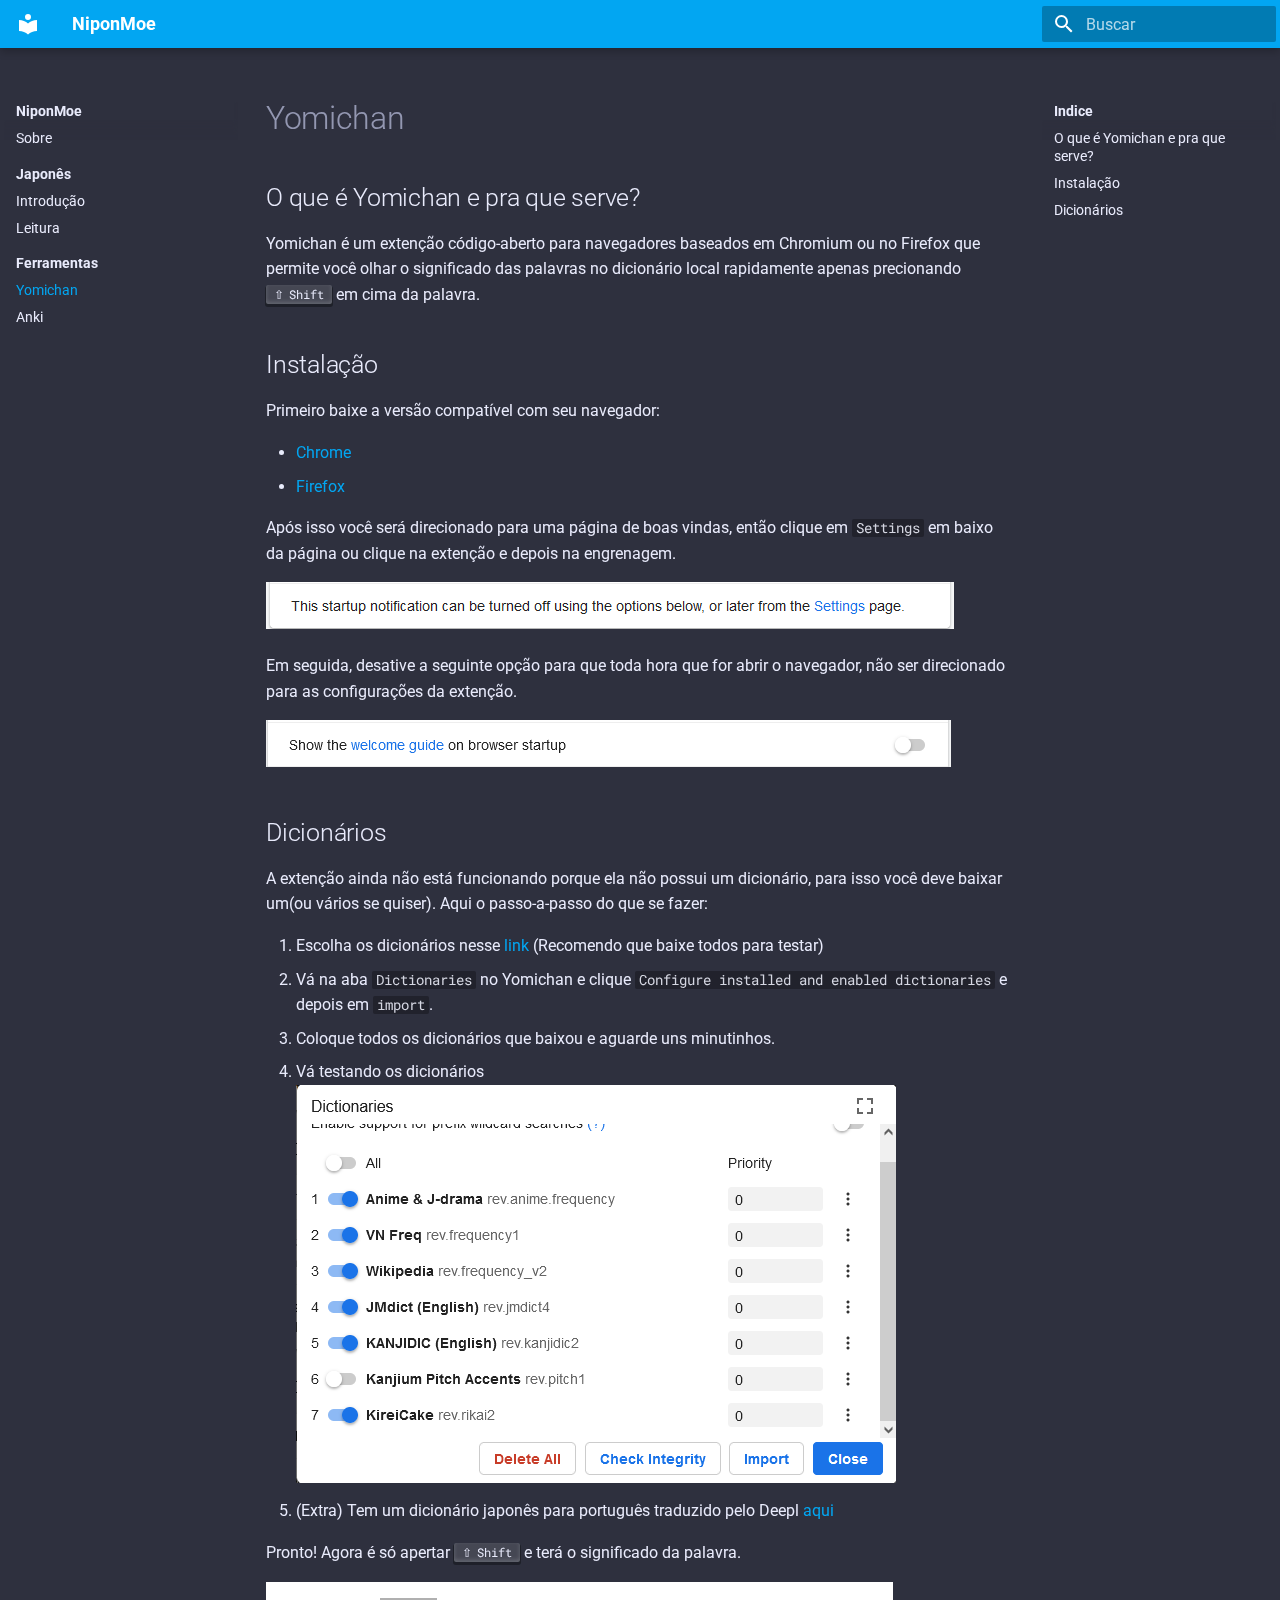
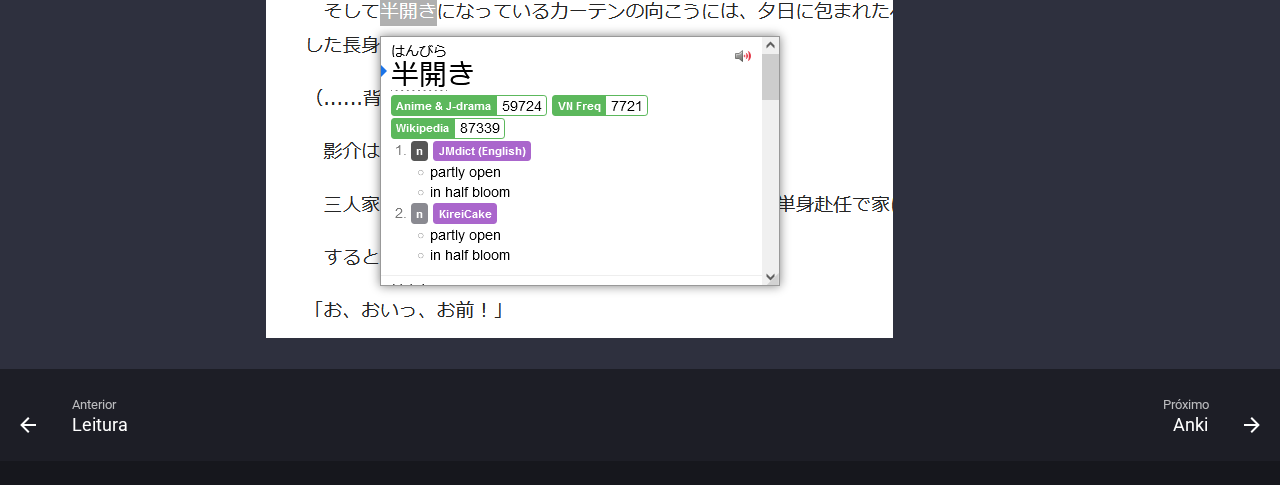
<file: yomichan/index.html>
<!doctype html>
<html lang="pt" class="no-js">
  <head>
    
      <meta charset="utf-8">
      <meta name="viewport" content="width=device-width,initial-scale=1">
      
      
      
      <link rel="icon" href="../assets/images/favicon.png">
      <meta name="generator" content="mkdocs-1.4.0, mkdocs-material-8.5.6">
    
    
      
        <title>Yomichan - NiponMoe</title>
      
    
    
      <link rel="stylesheet" href="../assets/stylesheets/main.20d9efc8.min.css">
      
        
        <link rel="stylesheet" href="../assets/stylesheets/palette.cbb835fc.min.css">
        
          
          
          <meta name="theme-color" content="#02a6f2">
        
      
      

    
    
    
      
        
        
        <link rel="preconnect" href="https://fonts.gstatic.com" crossorigin>
        <link rel="stylesheet" href="https://fonts.googleapis.com/css?family=Roboto:300,300i,400,400i,700,700i%7CRoboto+Mono:400,400i,700,700i&display=fallback">
        <style>:root{--md-text-font:"Roboto";--md-code-font:"Roboto Mono"}</style>
      
    
    
      <link rel="stylesheet" href="../stylesheets/extra.css">
    
    <script>__md_scope=new URL("..",location),__md_hash=e=>[...e].reduce((e,_)=>(e<<5)-e+_.charCodeAt(0),0),__md_get=(e,_=localStorage,t=__md_scope)=>JSON.parse(_.getItem(t.pathname+"."+e)),__md_set=(e,_,t=localStorage,a=__md_scope)=>{try{t.setItem(a.pathname+"."+e,JSON.stringify(_))}catch(e){}}</script>
    
      

    
    
    
  </head>
  
  
    
    
    
    
    
    <body dir="ltr" data-md-color-scheme="slate" data-md-color-primary="light-blue" data-md-color-accent="">
  
    
    
    <input class="md-toggle" data-md-toggle="drawer" type="checkbox" id="__drawer" autocomplete="off">
    <input class="md-toggle" data-md-toggle="search" type="checkbox" id="__search" autocomplete="off">
    <label class="md-overlay" for="__drawer"></label>
    <div data-md-component="skip">
      
        
        <a href="#o-que-e-yomichan-e-pra-que-serve" class="md-skip">
          Pular para conteúdo
        </a>
      
    </div>
    <div data-md-component="announce">
      
    </div>
    
    
      

<header class="md-header" data-md-component="header">
  <nav class="md-header__inner md-grid" aria-label="Cabeçalho">
    <a href=".." title="NiponMoe" class="md-header__button md-logo" aria-label="NiponMoe" data-md-component="logo">
      
  
  <svg xmlns="http://www.w3.org/2000/svg" viewBox="0 0 24 24"><path d="M12 8a3 3 0 0 0 3-3 3 3 0 0 0-3-3 3 3 0 0 0-3 3 3 3 0 0 0 3 3m0 3.54C9.64 9.35 6.5 8 3 8v11c3.5 0 6.64 1.35 9 3.54 2.36-2.19 5.5-3.54 9-3.54V8c-3.5 0-6.64 1.35-9 3.54Z"/></svg>

    </a>
    <label class="md-header__button md-icon" for="__drawer">
      <svg xmlns="http://www.w3.org/2000/svg" viewBox="0 0 24 24"><path d="M3 6h18v2H3V6m0 5h18v2H3v-2m0 5h18v2H3v-2Z"/></svg>
    </label>
    <div class="md-header__title" data-md-component="header-title">
      <div class="md-header__ellipsis">
        <div class="md-header__topic">
          <span class="md-ellipsis">
            NiponMoe
          </span>
        </div>
        <div class="md-header__topic" data-md-component="header-topic">
          <span class="md-ellipsis">
            
              Yomichan
            
          </span>
        </div>
      </div>
    </div>
    
    
    
      <label class="md-header__button md-icon" for="__search">
        <svg xmlns="http://www.w3.org/2000/svg" viewBox="0 0 24 24"><path d="M9.5 3A6.5 6.5 0 0 1 16 9.5c0 1.61-.59 3.09-1.56 4.23l.27.27h.79l5 5-1.5 1.5-5-5v-.79l-.27-.27A6.516 6.516 0 0 1 9.5 16 6.5 6.5 0 0 1 3 9.5 6.5 6.5 0 0 1 9.5 3m0 2C7 5 5 7 5 9.5S7 14 9.5 14 14 12 14 9.5 12 5 9.5 5Z"/></svg>
      </label>
      <div class="md-search" data-md-component="search" role="dialog">
  <label class="md-search__overlay" for="__search"></label>
  <div class="md-search__inner" role="search">
    <form class="md-search__form" name="search">
      <input type="text" class="md-search__input" name="query" aria-label="Buscar" placeholder="Buscar" autocapitalize="off" autocorrect="off" autocomplete="off" spellcheck="false" data-md-component="search-query" required>
      <label class="md-search__icon md-icon" for="__search">
        <svg xmlns="http://www.w3.org/2000/svg" viewBox="0 0 24 24"><path d="M9.5 3A6.5 6.5 0 0 1 16 9.5c0 1.61-.59 3.09-1.56 4.23l.27.27h.79l5 5-1.5 1.5-5-5v-.79l-.27-.27A6.516 6.516 0 0 1 9.5 16 6.5 6.5 0 0 1 3 9.5 6.5 6.5 0 0 1 9.5 3m0 2C7 5 5 7 5 9.5S7 14 9.5 14 14 12 14 9.5 12 5 9.5 5Z"/></svg>
        <svg xmlns="http://www.w3.org/2000/svg" viewBox="0 0 24 24"><path d="M20 11v2H8l5.5 5.5-1.42 1.42L4.16 12l7.92-7.92L13.5 5.5 8 11h12Z"/></svg>
      </label>
      <nav class="md-search__options" aria-label="Pesquisar">
        
        <button type="reset" class="md-search__icon md-icon" title="Limpar" aria-label="Limpar" tabindex="-1">
          <svg xmlns="http://www.w3.org/2000/svg" viewBox="0 0 24 24"><path d="M19 6.41 17.59 5 12 10.59 6.41 5 5 6.41 10.59 12 5 17.59 6.41 19 12 13.41 17.59 19 19 17.59 13.41 12 19 6.41Z"/></svg>
        </button>
      </nav>
      
    </form>
    <div class="md-search__output">
      <div class="md-search__scrollwrap" data-md-scrollfix>
        <div class="md-search-result" data-md-component="search-result">
          <div class="md-search-result__meta">
            Inicializando busca
          </div>
          <ol class="md-search-result__list"></ol>
        </div>
      </div>
    </div>
  </div>
</div>
    
    
  </nav>
  
</header>
    
    <div class="md-container" data-md-component="container">
      
      
        
          
        
      
      <main class="md-main" data-md-component="main">
        <div class="md-main__inner md-grid">
          
            
              
              <div class="md-sidebar md-sidebar--primary" data-md-component="sidebar" data-md-type="navigation" >
                <div class="md-sidebar__scrollwrap">
                  <div class="md-sidebar__inner">
                    


<nav class="md-nav md-nav--primary" aria-label="Navegação" data-md-level="0">
  <label class="md-nav__title" for="__drawer">
    <a href=".." title="NiponMoe" class="md-nav__button md-logo" aria-label="NiponMoe" data-md-component="logo">
      
  
  <svg xmlns="http://www.w3.org/2000/svg" viewBox="0 0 24 24"><path d="M12 8a3 3 0 0 0 3-3 3 3 0 0 0-3-3 3 3 0 0 0-3 3 3 3 0 0 0 3 3m0 3.54C9.64 9.35 6.5 8 3 8v11c3.5 0 6.64 1.35 9 3.54 2.36-2.19 5.5-3.54 9-3.54V8c-3.5 0-6.64 1.35-9 3.54Z"/></svg>

    </a>
    NiponMoe
  </label>
  
  <ul class="md-nav__list" data-md-scrollfix>
    
      
      
      

  
  
  
    <li class="md-nav__item">
      <a href=".." class="md-nav__link">
        Sobre
      </a>
    </li>
  

    
      
      
      

  
  
  
    
      
    
    <li class="md-nav__item md-nav__item--section md-nav__item--nested">
      
      
        <input class="md-nav__toggle md-toggle" data-md-toggle="__nav_2" type="checkbox" id="__nav_2" >
      
      
      
      
        <label class="md-nav__link" for="__nav_2">
          Japonês
          <span class="md-nav__icon md-icon"></span>
        </label>
      
      <nav class="md-nav" aria-label="Japonês" data-md-level="1">
        <label class="md-nav__title" for="__nav_2">
          <span class="md-nav__icon md-icon"></span>
          Japonês
        </label>
        <ul class="md-nav__list" data-md-scrollfix>
          
            
              
  
  
  
    <li class="md-nav__item">
      <a href="../intro/" class="md-nav__link">
        Introdução
      </a>
    </li>
  

            
          
            
              
  
  
  
    <li class="md-nav__item">
      <a href="../leitura/" class="md-nav__link">
        Leitura
      </a>
    </li>
  

            
          
        </ul>
      </nav>
    </li>
  

    
      
      
      

  
  
    
  
  
    
      
    
    <li class="md-nav__item md-nav__item--active md-nav__item--section md-nav__item--nested">
      
      
        <input class="md-nav__toggle md-toggle" data-md-toggle="__nav_3" type="checkbox" id="__nav_3" checked>
      
      
      
      
        <label class="md-nav__link" for="__nav_3">
          Ferramentas
          <span class="md-nav__icon md-icon"></span>
        </label>
      
      <nav class="md-nav" aria-label="Ferramentas" data-md-level="1">
        <label class="md-nav__title" for="__nav_3">
          <span class="md-nav__icon md-icon"></span>
          Ferramentas
        </label>
        <ul class="md-nav__list" data-md-scrollfix>
          
            
              
  
  
    
  
  
    <li class="md-nav__item md-nav__item--active">
      
      <input class="md-nav__toggle md-toggle" data-md-toggle="toc" type="checkbox" id="__toc">
      
      
      
        <label class="md-nav__link md-nav__link--active" for="__toc">
          Yomichan
          <span class="md-nav__icon md-icon"></span>
        </label>
      
      <a href="./" class="md-nav__link md-nav__link--active">
        Yomichan
      </a>
      
        

<nav class="md-nav md-nav--secondary" aria-label="Indice">
  
  
  
  
    <label class="md-nav__title" for="__toc">
      <span class="md-nav__icon md-icon"></span>
      Indice
    </label>
    <ul class="md-nav__list" data-md-component="toc" data-md-scrollfix>
      
        <li class="md-nav__item">
  <a href="#o-que-e-yomichan-e-pra-que-serve" class="md-nav__link">
    O que é Yomichan e pra que serve?
  </a>
  
</li>
      
        <li class="md-nav__item">
  <a href="#instalacao" class="md-nav__link">
    Instalação
  </a>
  
</li>
      
        <li class="md-nav__item">
  <a href="#dicionarios" class="md-nav__link">
    Dicionários
  </a>
  
</li>
      
    </ul>
  
</nav>
      
    </li>
  

            
          
            
              
  
  
  
    <li class="md-nav__item">
      <a href="../anki/" class="md-nav__link">
        Anki
      </a>
    </li>
  

            
          
        </ul>
      </nav>
    </li>
  

    
  </ul>
</nav>
                  </div>
                </div>
              </div>
            
            
              
              <div class="md-sidebar md-sidebar--secondary" data-md-component="sidebar" data-md-type="toc" >
                <div class="md-sidebar__scrollwrap">
                  <div class="md-sidebar__inner">
                    

<nav class="md-nav md-nav--secondary" aria-label="Indice">
  
  
  
  
    <label class="md-nav__title" for="__toc">
      <span class="md-nav__icon md-icon"></span>
      Indice
    </label>
    <ul class="md-nav__list" data-md-component="toc" data-md-scrollfix>
      
        <li class="md-nav__item">
  <a href="#o-que-e-yomichan-e-pra-que-serve" class="md-nav__link">
    O que é Yomichan e pra que serve?
  </a>
  
</li>
      
        <li class="md-nav__item">
  <a href="#instalacao" class="md-nav__link">
    Instalação
  </a>
  
</li>
      
        <li class="md-nav__item">
  <a href="#dicionarios" class="md-nav__link">
    Dicionários
  </a>
  
</li>
      
    </ul>
  
</nav>
                  </div>
                </div>
              </div>
            
          
          
            <div class="md-content" data-md-component="content">
              <article class="md-content__inner md-typeset">
                
                  


  <h1>Yomichan</h1>

<h2 id="o-que-e-yomichan-e-pra-que-serve">O que é Yomichan e pra que serve?</h2>
<p>Yomichan é um extenção código-aberto para navegadores baseados em Chromium ou no Firefox que permite você olhar o significado das palavras no dicionário local rapidamente apenas precionando <span class="keys"><kbd class="key-shift">Shift</kbd></span> em cima da palavra.</p>
<h2 id="instalacao">Instalação</h2>
<p>Primeiro baixe a versão compatível com seu navegador:</p>
<ul>
<li><a href="https://chrome.google.com/webstore/detail/yomichan/ogmnaimimemjmbakcfefmnahgdfhfami">Chrome</a></li>
<li><a href="https://addons.mozilla.org/en-US/firefox/addon/yomichan/">Firefox</a></li>
</ul>
<p>Após isso você será direcionado para uma página de boas vindas, então clique em <code>Settings</code> em baixo da página ou clique na extenção e depois na engrenagem.</p>
<p><img alt="yomichan-1" src="../imagens/yomichan-2.png" /></p>
<p>Em seguida, desative a seguinte opção para que toda hora que for abrir o navegador, não ser direcionado para as configurações da extenção.</p>
<p><img alt="3" src="../imagens/yomichan-3.png" /></p>
<h2 id="dicionarios">Dicionários</h2>
<p>A extenção ainda não está funcionando porque ela não possui um dicionário, para isso você deve baixar um(ou vários se quiser). Aqui o passo-a-passo do que se fazer:</p>
<ol>
<li>Escolha os dicionários nesse <a href="https://drive.google.com/drive/folders/1waPgFWM38hHop9Y6cNPhMeWd4fNS2mKv?usp=sharing">link</a> (Recomendo que baixe todos para testar)</li>
<li>Vá na aba <code>Dictionaries</code> no Yomichan e clique <code>Configure installed and enabled dictionaries</code> e depois em <code>import</code>.</li>
<li>Coloque todos os dicionários que baixou e aguarde uns minutinhos.</li>
<li>Vá testando os dicionários <img alt="dic" src="../imagens/dic.png" /></li>
<li>(Extra) Tem um dicionário japonês para português traduzido pelo Deepl <a href="https://github.com/eyeS-Code/jmdict_portuguese">aqui</a></li>
</ol>
<p>Pronto! Agora é só apertar <span class="keys"><kbd class="key-shift">Shift</kbd></span> e terá o significado da palavra.</p>
<p><img alt="4" src="../imagens/yomichan-4.png" /></p>





                
              </article>
            </div>
          
          
        </div>
        
      </main>
      
        <footer class="md-footer">
  
    
    <nav class="md-footer__inner md-grid" aria-label="Rodapé" >
      
        
        <a href="../leitura/" class="md-footer__link md-footer__link--prev" aria-label="Anterior: Leitura" rel="prev">
          <div class="md-footer__button md-icon">
            <svg xmlns="http://www.w3.org/2000/svg" viewBox="0 0 24 24"><path d="M20 11v2H8l5.5 5.5-1.42 1.42L4.16 12l7.92-7.92L13.5 5.5 8 11h12Z"/></svg>
          </div>
          <div class="md-footer__title">
            <div class="md-ellipsis">
              <span class="md-footer__direction">
                Anterior
              </span>
              Leitura
            </div>
          </div>
        </a>
      
      
        
        <a href="../anki/" class="md-footer__link md-footer__link--next" aria-label="Próximo: Anki" rel="next">
          <div class="md-footer__title">
            <div class="md-ellipsis">
              <span class="md-footer__direction">
                Próximo
              </span>
              Anki
            </div>
          </div>
          <div class="md-footer__button md-icon">
            <svg xmlns="http://www.w3.org/2000/svg" viewBox="0 0 24 24"><path d="M4 11v2h12l-5.5 5.5 1.42 1.42L19.84 12l-7.92-7.92L10.5 5.5 16 11H4Z"/></svg>
          </div>
        </a>
      
    </nav>
  
  <div class="md-footer-meta md-typeset">
    <div class="md-footer-meta__inner md-grid">
      <div class="md-copyright">
  
  
</div>
      
    </div>
  </div>
</footer>
      
    </div>
    <div class="md-dialog" data-md-component="dialog">
      <div class="md-dialog__inner md-typeset"></div>
    </div>
    
    <script id="__config" type="application/json">{"base": "..", "features": ["navigation.sections", "content.tooltips"], "search": "../assets/javascripts/workers/search.5bf1dace.min.js", "translations": {"clipboard.copied": "Copiado para \u00e1rea de Transfer\u00eancia", "clipboard.copy": "Copiar para \u00e1rea de Transfer\u00eancia", "search.config.lang": "pt", "search.config.pipeline": "trimmer, stopWordFilter", "search.config.separator": "[\\s\\-]+", "search.placeholder": "Buscar", "search.result.more.one": "1 more on this page", "search.result.more.other": "# more on this page", "search.result.none": "Nenhum documento encontrado", "search.result.one": "1 documento encontrado", "search.result.other": "# documentos encontrados", "search.result.placeholder": "Digite para iniciar a busca", "search.result.term.missing": "Perdido", "select.version.title": "Selecione a vers\u00e3o"}}</script>
    
    
      <script src="../assets/javascripts/bundle.078830c0.min.js"></script>
      
    
  </body>
</html>
</file>
<file: stylesheets/extra.css>
.md-grid {
    max-width: 1280px; 
  
  }
.md-typeset .admonition,
.md-typeset details {
  border-width: 0;
  border-left-width: 4px;
}
</file>
<file: assets/stylesheets/main.20d9efc8.min.css>
@charset "UTF-8";html{-webkit-text-size-adjust:none;-moz-text-size-adjust:none;-ms-text-size-adjust:none;text-size-adjust:none;box-sizing:border-box}*,:after,:before{box-sizing:inherit}@media (prefers-reduced-motion){*,:after,:before{transition:none!important}}body{margin:0}a,button,input,label{-webkit-tap-highlight-color:transparent}a{color:inherit;text-decoration:none}hr{border:0;box-sizing:initial;display:block;height:.05rem;overflow:visible;padding:0}small{font-size:80%}sub,sup{line-height:1em}img{border-style:none}table{border-collapse:initial;border-spacing:0}td,th{font-weight:400;vertical-align:top}button{background:transparent;border:0;font-family:inherit;font-size:inherit;margin:0;padding:0}input{border:0;outline:none}:root,[data-md-color-scheme=default]{--md-default-fg-color:rgba(0,0,0,.87);--md-default-fg-color--light:rgba(0,0,0,.54);--md-default-fg-color--lighter:rgba(0,0,0,.32);--md-default-fg-color--lightest:rgba(0,0,0,.07);--md-default-bg-color:#fff;--md-default-bg-color--light:hsla(0,0%,100%,.7);--md-default-bg-color--lighter:hsla(0,0%,100%,.3);--md-default-bg-color--lightest:hsla(0,0%,100%,.12);--md-primary-fg-color:#4051b5;--md-primary-fg-color--light:#5d6cc0;--md-primary-fg-color--dark:#303fa1;--md-primary-bg-color:#fff;--md-primary-bg-color--light:hsla(0,0%,100%,.7);--md-accent-fg-color:#526cfe;--md-accent-fg-color--transparent:rgba(82,108,254,.1);--md-accent-bg-color:#fff;--md-accent-bg-color--light:hsla(0,0%,100%,.7);--md-code-fg-color:#36464e;--md-code-bg-color:#f5f5f5;--md-code-hl-color:rgba(255,255,0,.5);--md-code-hl-number-color:#d52a2a;--md-code-hl-special-color:#db1457;--md-code-hl-function-color:#a846b9;--md-code-hl-constant-color:#6e59d9;--md-code-hl-keyword-color:#3f6ec6;--md-code-hl-string-color:#1c7d4d;--md-code-hl-name-color:var(--md-code-fg-color);--md-code-hl-operator-color:var(--md-default-fg-color--light);--md-code-hl-punctuation-color:var(--md-default-fg-color--light);--md-code-hl-comment-color:var(--md-default-fg-color--light);--md-code-hl-generic-color:var(--md-default-fg-color--light);--md-code-hl-variable-color:var(--md-default-fg-color--light);--md-typeset-color:var(--md-default-fg-color);--md-typeset-a-color:var(--md-primary-fg-color);--md-typeset-mark-color:rgba(255,255,0,.5);--md-typeset-del-color:rgba(245,80,61,.15);--md-typeset-ins-color:rgba(11,213,112,.15);--md-typeset-kbd-color:#fafafa;--md-typeset-kbd-accent-color:#fff;--md-typeset-kbd-border-color:#b8b8b8;--md-typeset-table-color:rgba(0,0,0,.12);--md-admonition-fg-color:var(--md-default-fg-color);--md-admonition-bg-color:var(--md-default-bg-color);--md-footer-fg-color:#fff;--md-footer-fg-color--light:hsla(0,0%,100%,.7);--md-footer-fg-color--lighter:hsla(0,0%,100%,.3);--md-footer-bg-color:rgba(0,0,0,.87);--md-footer-bg-color--dark:rgba(0,0,0,.32);--md-shadow-z1:0 0.2rem 0.5rem rgba(0,0,0,.05),0 0 0.05rem rgba(0,0,0,.1);--md-shadow-z2:0 0.2rem 0.5rem rgba(0,0,0,.1),0 0 0.05rem rgba(0,0,0,.25);--md-shadow-z3:0 0.2rem 0.5rem rgba(0,0,0,.2),0 0 0.05rem rgba(0,0,0,.35)}.md-icon svg{fill:currentcolor;display:block;height:1.2rem;width:1.2rem}body{-webkit-font-smoothing:antialiased;-moz-osx-font-smoothing:grayscale;--md-text-font-family:var(--md-text-font,_),-apple-system,BlinkMacSystemFont,Helvetica,Arial,sans-serif;--md-code-font-family:var(--md-code-font,_),SFMono-Regular,Consolas,Menlo,monospace}body,input{font-feature-settings:"kern","liga";font-family:var(--md-text-font-family)}body,code,input,kbd,pre{color:var(--md-typeset-color)}code,kbd,pre{font-feature-settings:"kern";font-family:var(--md-code-font-family)}:root{--md-typeset-table-sort-icon:url('data:image/svg+xml;charset=utf-8,<svg xmlns="http://www.w3.org/2000/svg" viewBox="0 0 24 24"><path d="m18 21-4-4h3V7h-3l4-4 4 4h-3v10h3M2 19v-2h10v2M2 13v-2h7v2M2 7V5h4v2H2Z"/></svg>');--md-typeset-table-sort-icon--asc:url('data:image/svg+xml;charset=utf-8,<svg xmlns="http://www.w3.org/2000/svg" viewBox="0 0 24 24"><path d="M19 17h3l-4 4-4-4h3V3h2M2 17h10v2H2M6 5v2H2V5m0 6h7v2H2v-2Z"/></svg>');--md-typeset-table-sort-icon--desc:url('data:image/svg+xml;charset=utf-8,<svg xmlns="http://www.w3.org/2000/svg" viewBox="0 0 24 24"><path d="M19 7h3l-4-4-4 4h3v14h2M2 17h10v2H2M6 5v2H2V5m0 6h7v2H2v-2Z"/></svg>')}.md-typeset{-webkit-print-color-adjust:exact;color-adjust:exact;font-size:.8rem;line-height:1.6}@media print{.md-typeset{font-size:.68rem}}.md-typeset blockquote,.md-typeset dl,.md-typeset figure,.md-typeset ol,.md-typeset pre,.md-typeset ul{margin-bottom:1em;margin-top:1em}.md-typeset h1{color:var(--md-default-fg-color--light);font-size:2em;line-height:1.3;margin:0 0 1.25em}.md-typeset h1,.md-typeset h2{font-weight:300;letter-spacing:-.01em}.md-typeset h2{font-size:1.5625em;line-height:1.4;margin:1.6em 0 .64em}.md-typeset h3{font-size:1.25em;font-weight:400;letter-spacing:-.01em;line-height:1.5;margin:1.6em 0 .8em}.md-typeset h2+h3{margin-top:.8em}.md-typeset h4{font-weight:700;letter-spacing:-.01em;margin:1em 0}.md-typeset h5,.md-typeset h6{color:var(--md-default-fg-color--light);font-size:.8em;font-weight:700;letter-spacing:-.01em;margin:1.25em 0}.md-typeset h5{text-transform:uppercase}.md-typeset hr{border-bottom:.05rem solid var(--md-default-fg-color--lightest);display:flow-root;margin:1.5em 0}.md-typeset a{color:var(--md-typeset-a-color);word-break:break-word}.md-typeset a,.md-typeset a:before{transition:color 125ms}.md-typeset a:focus,.md-typeset a:hover{color:var(--md-accent-fg-color)}.md-typeset a:focus code,.md-typeset a:hover code{background-color:var(--md-accent-fg-color--transparent)}.md-typeset a code{color:currentcolor;transition:background-color 125ms}.md-typeset a.focus-visible{outline-color:var(--md-accent-fg-color);outline-offset:.2rem}.md-typeset code,.md-typeset kbd,.md-typeset pre{color:var(--md-code-fg-color);direction:ltr;font-variant-ligatures:none}@media print{.md-typeset code,.md-typeset kbd,.md-typeset pre{white-space:pre-wrap}}.md-typeset code{background-color:var(--md-code-bg-color);border-radius:.1rem;-webkit-box-decoration-break:clone;box-decoration-break:clone;font-size:.85em;padding:0 .2941176471em;word-break:break-word}.md-typeset code:not(.focus-visible){-webkit-tap-highlight-color:transparent;outline:none}.md-typeset pre{display:flow-root;line-height:1.4;position:relative}.md-typeset pre>code{-webkit-box-decoration-break:slice;box-decoration-break:slice;box-shadow:none;display:block;margin:0;outline-color:var(--md-accent-fg-color);overflow:auto;padding:.7720588235em 1.1764705882em;scrollbar-color:var(--md-default-fg-color--lighter) transparent;scrollbar-width:thin;touch-action:auto;word-break:normal}.md-typeset pre>code:hover{scrollbar-color:var(--md-accent-fg-color) transparent}.md-typeset pre>code::-webkit-scrollbar{height:.2rem;width:.2rem}.md-typeset pre>code::-webkit-scrollbar-thumb{background-color:var(--md-default-fg-color--lighter)}.md-typeset pre>code::-webkit-scrollbar-thumb:hover{background-color:var(--md-accent-fg-color)}.md-typeset kbd{background-color:var(--md-typeset-kbd-color);border-radius:.1rem;box-shadow:0 .1rem 0 .05rem var(--md-typeset-kbd-border-color),0 .1rem 0 var(--md-typeset-kbd-border-color),0 -.1rem .2rem var(--md-typeset-kbd-accent-color) inset;color:var(--md-default-fg-color);display:inline-block;font-size:.75em;padding:0 .6666666667em;vertical-align:text-top;word-break:break-word}.md-typeset mark{background-color:var(--md-typeset-mark-color);-webkit-box-decoration-break:clone;box-decoration-break:clone;color:inherit;word-break:break-word}.md-typeset abbr{border-bottom:.05rem dotted var(--md-default-fg-color--light);cursor:help;text-decoration:none}@media (hover:none){.md-typeset abbr{position:relative}.md-typeset abbr[title]:-webkit-any(:focus,:hover):after{background-color:var(--md-default-fg-color);border-radius:.1rem;box-shadow:var(--md-shadow-z3);color:var(--md-default-bg-color);content:attr(title);display:inline-block;font-size:.7rem;margin-top:2em;max-width:80%;min-width:-webkit-max-content;min-width:max-content;padding:.2rem .3rem;position:absolute;width:auto}.md-typeset abbr[title]:-moz-any(:focus,:hover):after{background-color:var(--md-default-fg-color);border-radius:.1rem;box-shadow:var(--md-shadow-z3);color:var(--md-default-bg-color);content:attr(title);display:inline-block;font-size:.7rem;margin-top:2em;max-width:80%;min-width:-moz-max-content;min-width:max-content;padding:.2rem .3rem;position:absolute;width:auto}[dir=ltr] .md-typeset abbr[title]:-webkit-any(:focus,:hover):after{left:0}[dir=ltr] .md-typeset abbr[title]:-moz-any(:focus,:hover):after{left:0}[dir=ltr] .md-typeset abbr[title]:is(:focus,:hover):after{left:0}[dir=rtl] .md-typeset abbr[title]:-webkit-any(:focus,:hover):after{right:0}[dir=rtl] .md-typeset abbr[title]:-moz-any(:focus,:hover):after{right:0}[dir=rtl] .md-typeset abbr[title]:is(:focus,:hover):after{right:0}.md-typeset abbr[title]:is(:focus,:hover):after{background-color:var(--md-default-fg-color);border-radius:.1rem;box-shadow:var(--md-shadow-z3);color:var(--md-default-bg-color);content:attr(title);display:inline-block;font-size:.7rem;margin-top:2em;max-width:80%;min-width:-webkit-max-content;min-width:-moz-max-content;min-width:max-content;padding:.2rem .3rem;position:absolute;width:auto}}.md-typeset small{opacity:.75}[dir=ltr] .md-typeset sub,[dir=ltr] .md-typeset sup{margin-left:.078125em}[dir=rtl] .md-typeset sub,[dir=rtl] .md-typeset sup{margin-right:.078125em}[dir=ltr] .md-typeset blockquote{padding-left:.6rem}[dir=rtl] .md-typeset blockquote{padding-right:.6rem}[dir=ltr] .md-typeset blockquote{border-left:.2rem solid var(--md-default-fg-color--lighter)}[dir=rtl] .md-typeset blockquote{border-right:.2rem solid var(--md-default-fg-color--lighter)}.md-typeset blockquote{color:var(--md-default-fg-color--light);margin-left:0;margin-right:0}.md-typeset ul{list-style-type:disc}[dir=ltr] .md-typeset ol,[dir=ltr] .md-typeset ul{margin-left:.625em}[dir=rtl] .md-typeset ol,[dir=rtl] .md-typeset ul{margin-right:.625em}.md-typeset ol,.md-typeset ul{padding:0}.md-typeset ol:not([hidden]),.md-typeset ul:not([hidden]){display:flow-root}.md-typeset ol ol,.md-typeset ul ol{list-style-type:lower-alpha}.md-typeset ol ol ol,.md-typeset ul ol ol{list-style-type:lower-roman}[dir=ltr] .md-typeset ol li,[dir=ltr] .md-typeset ul li{margin-left:1.25em}[dir=rtl] .md-typeset ol li,[dir=rtl] .md-typeset ul li{margin-right:1.25em}.md-typeset ol li,.md-typeset ul li{margin-bottom:.5em}.md-typeset ol li blockquote,.md-typeset ol li p,.md-typeset ul li blockquote,.md-typeset ul li p{margin:.5em 0}.md-typeset ol li:last-child,.md-typeset ul li:last-child{margin-bottom:0}.md-typeset ol li :-webkit-any(ul,ol),.md-typeset ul li :-webkit-any(ul,ol){margin-bottom:.5em;margin-top:.5em}.md-typeset ol li :-moz-any(ul,ol),.md-typeset ul li :-moz-any(ul,ol){margin-bottom:.5em;margin-top:.5em}[dir=ltr] .md-typeset ol li :-webkit-any(ul,ol),[dir=ltr] .md-typeset ul li :-webkit-any(ul,ol){margin-left:.625em}[dir=ltr] .md-typeset ol li :-moz-any(ul,ol),[dir=ltr] .md-typeset ul li :-moz-any(ul,ol){margin-left:.625em}[dir=ltr] .md-typeset ol li :is(ul,ol),[dir=ltr] .md-typeset ul li :is(ul,ol){margin-left:.625em}[dir=rtl] .md-typeset ol li :-webkit-any(ul,ol),[dir=rtl] .md-typeset ul li :-webkit-any(ul,ol){margin-right:.625em}[dir=rtl] .md-typeset ol li :-moz-any(ul,ol),[dir=rtl] .md-typeset ul li :-moz-any(ul,ol){margin-right:.625em}[dir=rtl] .md-typeset ol li :is(ul,ol),[dir=rtl] .md-typeset ul li :is(ul,ol){margin-right:.625em}.md-typeset ol li :is(ul,ol),.md-typeset ul li :is(ul,ol){margin-bottom:.5em;margin-top:.5em}[dir=ltr] .md-typeset dd{margin-left:1.875em}[dir=rtl] .md-typeset dd{margin-right:1.875em}.md-typeset dd{margin-bottom:1.5em;margin-top:1em}.md-typeset img,.md-typeset svg,.md-typeset video{height:auto;max-width:100%}.md-typeset img[align=left]{margin:1em 1em 1em 0}.md-typeset img[align=right]{margin:1em 0 1em 1em}.md-typeset img[align]:only-child{margin-top:0}.md-typeset img[src$="#gh-dark-mode-only"],.md-typeset img[src$="#only-dark"]{display:none}.md-typeset figure{display:flow-root;margin:1em auto;max-width:100%;text-align:center;width:-webkit-fit-content;width:-moz-fit-content;width:fit-content}.md-typeset figure img{display:block}.md-typeset figcaption{font-style:italic;margin:1em auto;max-width:24rem}.md-typeset iframe{max-width:100%}.md-typeset table:not([class]){background-color:var(--md-default-bg-color);border:.05rem solid var(--md-typeset-table-color);border-radius:.1rem;display:inline-block;font-size:.64rem;max-width:100%;overflow:auto;touch-action:auto}@media print{.md-typeset table:not([class]){display:table}}.md-typeset table:not([class])+*{margin-top:1.5em}.md-typeset table:not([class]) :-webkit-any(th,td)>:first-child{margin-top:0}.md-typeset table:not([class]) :-moz-any(th,td)>:first-child{margin-top:0}.md-typeset table:not([class]) :is(th,td)>:first-child{margin-top:0}.md-typeset table:not([class]) :-webkit-any(th,td)>:last-child{margin-bottom:0}.md-typeset table:not([class]) :-moz-any(th,td)>:last-child{margin-bottom:0}.md-typeset table:not([class]) :is(th,td)>:last-child{margin-bottom:0}.md-typeset table:not([class]) :-webkit-any(th,td):not([align]){text-align:left}.md-typeset table:not([class]) :-moz-any(th,td):not([align]){text-align:left}.md-typeset table:not([class]) :is(th,td):not([align]){text-align:left}[dir=rtl] .md-typeset table:not([class]) :-webkit-any(th,td):not([align]){text-align:right}[dir=rtl] .md-typeset table:not([class]) :-moz-any(th,td):not([align]){text-align:right}[dir=rtl] .md-typeset table:not([class]) :is(th,td):not([align]){text-align:right}.md-typeset table:not([class]) th{font-weight:700;min-width:5rem;padding:.9375em 1.25em;vertical-align:top}.md-typeset table:not([class]) td{border-top:.05rem solid var(--md-typeset-table-color);padding:.9375em 1.25em;vertical-align:top}.md-typeset table:not([class]) tbody tr{transition:background-color 125ms}.md-typeset table:not([class]) tbody tr:hover{background-color:rgba(0,0,0,.035);box-shadow:0 .05rem 0 var(--md-default-bg-color) inset}.md-typeset table:not([class]) a{word-break:normal}.md-typeset table th[role=columnheader]{cursor:pointer}[dir=ltr] .md-typeset table th[role=columnheader]:after{margin-left:.5em}[dir=rtl] .md-typeset table th[role=columnheader]:after{margin-right:.5em}.md-typeset table th[role=columnheader]:after{content:"";display:inline-block;height:1.2em;-webkit-mask-image:var(--md-typeset-table-sort-icon);mask-image:var(--md-typeset-table-sort-icon);-webkit-mask-repeat:no-repeat;mask-repeat:no-repeat;-webkit-mask-size:contain;mask-size:contain;transition:background-color 125ms;vertical-align:text-bottom;width:1.2em}.md-typeset table th[role=columnheader]:hover:after{background-color:var(--md-default-fg-color--lighter)}.md-typeset table th[role=columnheader][aria-sort=ascending]:after{background-color:var(--md-default-fg-color--light);-webkit-mask-image:var(--md-typeset-table-sort-icon--asc);mask-image:var(--md-typeset-table-sort-icon--asc)}.md-typeset table th[role=columnheader][aria-sort=descending]:after{background-color:var(--md-default-fg-color--light);-webkit-mask-image:var(--md-typeset-table-sort-icon--desc);mask-image:var(--md-typeset-table-sort-icon--desc)}.md-typeset__scrollwrap{margin:1em -.8rem;overflow-x:auto;touch-action:auto}.md-typeset__table{display:inline-block;margin-bottom:.5em;padding:0 .8rem}@media print{.md-typeset__table{display:block}}html .md-typeset__table table{display:table;margin:0;overflow:hidden;width:100%}@media screen and (max-width:44.9375em){.md-content__inner>pre{margin:1em -.8rem}.md-content__inner>pre code{border-radius:0}}.md-banner{background-color:var(--md-footer-bg-color);color:var(--md-footer-fg-color);overflow:auto}@media print{.md-banner{display:none}}.md-banner--warning{background:var(--md-typeset-mark-color);color:var(--md-default-fg-color)}.md-banner__inner{font-size:.7rem;margin:.6rem auto;padding:0 .8rem}[dir=ltr] .md-banner__button{float:right}[dir=rtl] .md-banner__button{float:left}.md-banner__button{color:inherit;cursor:pointer;transition:opacity .25s}.md-banner__button:hover{opacity:.7}html{font-size:125%;height:100%;overflow-x:hidden}@media screen and (min-width:100em){html{font-size:137.5%}}@media screen and (min-width:125em){html{font-size:150%}}body{background-color:var(--md-default-bg-color);display:flex;flex-direction:column;font-size:.5rem;min-height:100%;position:relative;width:100%}@media print{body{display:block}}@media screen and (max-width:59.9375em){body[data-md-scrolllock]{position:fixed}}.md-grid{margin-left:auto;margin-right:auto;max-width:61rem}.md-container{display:flex;flex-direction:column;flex-grow:1}@media print{.md-container{display:block}}.md-main{flex-grow:1}.md-main__inner{display:flex;height:100%;margin-top:1.5rem}.md-ellipsis{overflow:hidden;text-overflow:ellipsis;white-space:nowrap}.md-toggle{display:none}.md-option{height:0;opacity:0;position:absolute;width:0}.md-option:checked+label:not([hidden]){display:block}.md-option.focus-visible+label{outline-color:var(--md-accent-fg-color);outline-style:auto}.md-skip{background-color:var(--md-default-fg-color);border-radius:.1rem;color:var(--md-default-bg-color);font-size:.64rem;margin:.5rem;opacity:0;outline-color:var(--md-accent-fg-color);padding:.3rem .5rem;position:fixed;transform:translateY(.4rem);z-index:-1}.md-skip:focus{opacity:1;transform:translateY(0);transition:transform .25s cubic-bezier(.4,0,.2,1),opacity 175ms 75ms;z-index:10}@page{margin:25mm}:root{--md-clipboard-icon:url('data:image/svg+xml;charset=utf-8,<svg xmlns="http://www.w3.org/2000/svg" viewBox="0 0 24 24"><path d="M19 21H8V7h11m0-2H8a2 2 0 0 0-2 2v14a2 2 0 0 0 2 2h11a2 2 0 0 0 2-2V7a2 2 0 0 0-2-2m-3-4H4a2 2 0 0 0-2 2v14h2V3h12V1Z"/></svg>')}.md-clipboard{border-radius:.1rem;color:var(--md-default-fg-color--lightest);cursor:pointer;height:1.5em;outline-color:var(--md-accent-fg-color);outline-offset:.1rem;position:absolute;right:.5em;top:.5em;transition:color .25s;width:1.5em;z-index:1}@media print{.md-clipboard{display:none}}.md-clipboard:not(.focus-visible){-webkit-tap-highlight-color:transparent;outline:none}:hover>.md-clipboard{color:var(--md-default-fg-color--light)}.md-clipboard:-webkit-any(:focus,:hover){color:var(--md-accent-fg-color)}.md-clipboard:-moz-any(:focus,:hover){color:var(--md-accent-fg-color)}.md-clipboard:is(:focus,:hover){color:var(--md-accent-fg-color)}.md-clipboard:after{background-color:currentcolor;content:"";display:block;height:1.125em;margin:0 auto;-webkit-mask-image:var(--md-clipboard-icon);mask-image:var(--md-clipboard-icon);-webkit-mask-position:center;mask-position:center;-webkit-mask-repeat:no-repeat;mask-repeat:no-repeat;-webkit-mask-size:contain;mask-size:contain;width:1.125em}.md-clipboard--inline{cursor:pointer}.md-clipboard--inline code{transition:color .25s,background-color .25s}.md-clipboard--inline:-webkit-any(:focus,:hover) code{background-color:var(--md-accent-fg-color--transparent);color:var(--md-accent-fg-color)}.md-clipboard--inline:-moz-any(:focus,:hover) code{background-color:var(--md-accent-fg-color--transparent);color:var(--md-accent-fg-color)}.md-clipboard--inline:is(:focus,:hover) code{background-color:var(--md-accent-fg-color--transparent);color:var(--md-accent-fg-color)}@keyframes consent{0%{opacity:0;transform:translateY(100%)}to{opacity:1;transform:translateY(0)}}@keyframes overlay{0%{opacity:0}to{opacity:1}}.md-consent__overlay{animation:overlay .25s both;-webkit-backdrop-filter:blur(.1rem);backdrop-filter:blur(.1rem);background-color:rgba(0,0,0,.54);height:100%;opacity:1;position:fixed;top:0;width:100%;z-index:5}.md-consent__inner{animation:consent .5s cubic-bezier(.1,.7,.1,1) both;background-color:var(--md-default-bg-color);border:0;border-radius:.1rem;bottom:0;box-shadow:0 0 .2rem rgba(0,0,0,.1),0 .2rem .4rem rgba(0,0,0,.2);max-height:100%;overflow:auto;padding:0;position:fixed;width:100%;z-index:5}.md-consent__form{padding:.8rem}.md-consent__settings{display:none;margin:1em 0}input:checked+.md-consent__settings{display:block}.md-consent__controls{margin-bottom:.8rem}.md-typeset .md-consent__controls .md-button{display:inline}@media screen and (max-width:44.9375em){.md-typeset .md-consent__controls .md-button{display:block;margin-top:.4rem;text-align:center;width:100%}}.md-consent label{cursor:pointer}.md-content{flex-grow:1;min-width:0}.md-content__inner{margin:0 .8rem 1.2rem;padding-top:.6rem}@media screen and (min-width:76.25em){[dir=ltr] .md-sidebar--primary:not([hidden])~.md-content>.md-content__inner{margin-left:1.2rem}[dir=ltr] .md-sidebar--secondary:not([hidden])~.md-content>.md-content__inner,[dir=rtl] .md-sidebar--primary:not([hidden])~.md-content>.md-content__inner{margin-right:1.2rem}[dir=rtl] .md-sidebar--secondary:not([hidden])~.md-content>.md-content__inner{margin-left:1.2rem}}.md-content__inner:before{content:"";display:block;height:.4rem}.md-content__inner>:last-child{margin-bottom:0}[dir=ltr] .md-content__button{float:right}[dir=rtl] .md-content__button{float:left}[dir=ltr] .md-content__button{margin-left:.4rem}[dir=rtl] .md-content__button{margin-right:.4rem}.md-content__button{margin:.4rem 0;padding:0}@media print{.md-content__button{display:none}}.md-typeset .md-content__button{color:var(--md-default-fg-color--lighter)}.md-content__button svg{display:inline;vertical-align:top}[dir=rtl] .md-content__button svg{transform:scaleX(-1)}[dir=ltr] .md-dialog{right:.8rem}[dir=rtl] .md-dialog{left:.8rem}.md-dialog{background-color:var(--md-default-fg-color);border-radius:.1rem;bottom:.8rem;box-shadow:var(--md-shadow-z3);min-width:11.1rem;opacity:0;padding:.4rem .6rem;pointer-events:none;position:fixed;transform:translateY(100%);transition:transform 0ms .4s,opacity .4s;z-index:4}@media print{.md-dialog{display:none}}.md-dialog--active{opacity:1;pointer-events:auto;transform:translateY(0);transition:transform .4s cubic-bezier(.075,.85,.175,1),opacity .4s}.md-dialog__inner{color:var(--md-default-bg-color);font-size:.7rem}.md-feedback{margin:2em 0 1em;text-align:center}.md-feedback fieldset{border:none;margin:0;padding:0}.md-feedback__title{font-weight:700;margin:1em auto}.md-feedback__inner{position:relative}.md-feedback__list{align-content:baseline;display:flex;flex-wrap:wrap;justify-content:center;position:relative}.md-feedback__list:hover .md-icon:not(:disabled){color:var(--md-default-fg-color--lighter)}:disabled .md-feedback__list{min-height:1.8rem}.md-feedback__icon{color:var(--md-default-fg-color--light);cursor:pointer;flex-shrink:0;margin:0 .1rem;transition:color 125ms}.md-feedback__icon:not(:disabled).md-icon:hover{color:var(--md-accent-fg-color)}.md-feedback__icon:disabled{color:var(--md-default-fg-color--lightest);pointer-events:none}.md-feedback__note{opacity:0;position:relative;transform:translateY(.4rem);transition:transform .4s cubic-bezier(.1,.7,.1,1),opacity .15s}.md-feedback__note>*{margin:0 auto;max-width:16rem}:disabled .md-feedback__note{opacity:1;transform:translateY(0)}.md-footer{background-color:var(--md-footer-bg-color);color:var(--md-footer-fg-color)}@media print{.md-footer{display:none}}.md-footer__inner{justify-content:space-between;overflow:auto;padding:.2rem}.md-footer__inner:not([hidden]){display:flex}.md-footer__link{display:flex;flex-grow:0.01;outline-color:var(--md-accent-fg-color);overflow:hidden;padding-bottom:.4rem;padding-top:1.4rem;transition:opacity .25s}.md-footer__link:-webkit-any(:focus,:hover){opacity:.7}.md-footer__link:-moz-any(:focus,:hover){opacity:.7}.md-footer__link:is(:focus,:hover){opacity:.7}[dir=rtl] .md-footer__link svg{transform:scaleX(-1)}@media screen and (max-width:44.9375em){.md-footer__link--prev .md-footer__title{display:none}}[dir=ltr] .md-footer__link--next{margin-left:auto}[dir=rtl] .md-footer__link--next{margin-right:auto}.md-footer__link--next{text-align:right}[dir=rtl] .md-footer__link--next{text-align:left}.md-footer__title{flex-grow:1;font-size:.9rem;line-height:2.4rem;max-width:calc(100% - 2.4rem);padding:0 1rem;position:relative;white-space:nowrap}.md-footer__button{margin:.2rem;padding:.4rem}.md-footer__direction{font-size:.64rem;left:0;margin-top:-1rem;opacity:.7;padding:0 1rem;position:absolute;right:0}.md-footer-meta{background-color:var(--md-footer-bg-color--dark)}.md-footer-meta__inner{display:flex;flex-wrap:wrap;justify-content:space-between;padding:.2rem}html .md-footer-meta.md-typeset a{color:var(--md-footer-fg-color--light)}html .md-footer-meta.md-typeset a:-webkit-any(:focus,:hover){color:var(--md-footer-fg-color)}html .md-footer-meta.md-typeset a:-moz-any(:focus,:hover){color:var(--md-footer-fg-color)}html .md-footer-meta.md-typeset a:is(:focus,:hover){color:var(--md-footer-fg-color)}.md-copyright{color:var(--md-footer-fg-color--lighter);font-size:.64rem;margin:auto .6rem;padding:.4rem 0;width:100%}@media screen and (min-width:45em){.md-copyright{width:auto}}.md-copyright__highlight{color:var(--md-footer-fg-color--light)}.md-social{margin:0 .4rem;padding:.2rem 0 .6rem}@media screen and (min-width:45em){.md-social{padding:.6rem 0}}.md-social__link{display:inline-block;height:1.6rem;text-align:center;width:1.6rem}.md-social__link:before{line-height:1.9}.md-social__link svg{fill:currentcolor;max-height:.8rem;vertical-align:-25%}.md-typeset .md-button{border:.1rem solid;border-radius:.1rem;color:var(--md-primary-fg-color);cursor:pointer;display:inline-block;font-weight:700;padding:.625em 2em;transition:color 125ms,background-color 125ms,border-color 125ms}.md-typeset .md-button--primary{background-color:var(--md-primary-fg-color);border-color:var(--md-primary-fg-color);color:var(--md-primary-bg-color)}.md-typeset .md-button:-webkit-any(:focus,:hover){background-color:var(--md-accent-fg-color);border-color:var(--md-accent-fg-color);color:var(--md-accent-bg-color)}.md-typeset .md-button:-moz-any(:focus,:hover){background-color:var(--md-accent-fg-color);border-color:var(--md-accent-fg-color);color:var(--md-accent-bg-color)}.md-typeset .md-button:is(:focus,:hover){background-color:var(--md-accent-fg-color);border-color:var(--md-accent-fg-color);color:var(--md-accent-bg-color)}[dir=ltr] .md-typeset .md-input{border-top-left-radius:.1rem}[dir=ltr] .md-typeset .md-input,[dir=rtl] .md-typeset .md-input{border-top-right-radius:.1rem}[dir=rtl] .md-typeset .md-input{border-top-left-radius:.1rem}.md-typeset .md-input{border-bottom:.1rem solid var(--md-default-fg-color--lighter);box-shadow:var(--md-shadow-z1);font-size:.8rem;height:1.8rem;padding:0 .6rem;transition:border .25s,box-shadow .25s}.md-typeset .md-input:-webkit-any(:focus,:hover){border-bottom-color:var(--md-accent-fg-color);box-shadow:var(--md-shadow-z2)}.md-typeset .md-input:-moz-any(:focus,:hover){border-bottom-color:var(--md-accent-fg-color);box-shadow:var(--md-shadow-z2)}.md-typeset .md-input:is(:focus,:hover){border-bottom-color:var(--md-accent-fg-color);box-shadow:var(--md-shadow-z2)}.md-typeset .md-input--stretch{width:100%}.md-header{background-color:var(--md-primary-fg-color);box-shadow:0 0 .2rem transparent,0 .2rem .4rem transparent;color:var(--md-primary-bg-color);display:block;left:0;position:-webkit-sticky;position:sticky;right:0;top:0;z-index:4}@media print{.md-header{display:none}}.md-header[hidden]{transform:translateY(-100%);transition:transform .25s cubic-bezier(.8,0,.6,1),box-shadow .25s}.md-header--shadow{box-shadow:0 0 .2rem rgba(0,0,0,.1),0 .2rem .4rem rgba(0,0,0,.2);transition:transform .25s cubic-bezier(.1,.7,.1,1),box-shadow .25s}.md-header__inner{align-items:center;display:flex;padding:0 .2rem}.md-header__button{color:currentcolor;cursor:pointer;margin:.2rem;outline-color:var(--md-accent-fg-color);padding:.4rem;position:relative;transition:opacity .25s;vertical-align:middle;z-index:1}.md-header__button:hover{opacity:.7}.md-header__button:not([hidden]){display:inline-block}.md-header__button:not(.focus-visible){-webkit-tap-highlight-color:transparent;outline:none}.md-header__button.md-logo{margin:.2rem;padding:.4rem}@media screen and (max-width:76.1875em){.md-header__button.md-logo{display:none}}.md-header__button.md-logo :-webkit-any(img,svg){fill:currentcolor;display:block;height:1.2rem;width:auto}.md-header__button.md-logo :-moz-any(img,svg){fill:currentcolor;display:block;height:1.2rem;width:auto}.md-header__button.md-logo :is(img,svg){fill:currentcolor;display:block;height:1.2rem;width:auto}@media screen and (min-width:60em){.md-header__button[for=__search]{display:none}}.no-js .md-header__button[for=__search]{display:none}[dir=rtl] .md-header__button[for=__search] svg{transform:scaleX(-1)}@media screen and (min-width:76.25em){.md-header__button[for=__drawer]{display:none}}.md-header__topic{display:flex;max-width:100%;position:absolute;transition:transform .4s cubic-bezier(.1,.7,.1,1),opacity .15s;white-space:nowrap}.md-header__topic+.md-header__topic{opacity:0;pointer-events:none;transform:translateX(1.25rem);transition:transform .4s cubic-bezier(1,.7,.1,.1),opacity .15s;z-index:-1}[dir=rtl] .md-header__topic+.md-header__topic{transform:translateX(-1.25rem)}.md-header__topic:first-child{font-weight:700}[dir=ltr] .md-header__title{margin-right:.4rem}[dir=rtl] .md-header__title{margin-left:.4rem}[dir=ltr] .md-header__title{margin-left:1rem}[dir=rtl] .md-header__title{margin-right:1rem}.md-header__title{flex-grow:1;font-size:.9rem;height:2.4rem;line-height:2.4rem}.md-header__title--active .md-header__topic{opacity:0;pointer-events:none;transform:translateX(-1.25rem);transition:transform .4s cubic-bezier(1,.7,.1,.1),opacity .15s;z-index:-1}[dir=rtl] .md-header__title--active .md-header__topic{transform:translateX(1.25rem)}.md-header__title--active .md-header__topic+.md-header__topic{opacity:1;pointer-events:auto;transform:translateX(0);transition:transform .4s cubic-bezier(.1,.7,.1,1),opacity .15s;z-index:0}.md-header__title>.md-header__ellipsis{height:100%;position:relative;width:100%}.md-header__option{display:flex;flex-shrink:0;max-width:100%;transition:max-width 0ms .25s,opacity .25s .25s;white-space:nowrap}[data-md-toggle=search]:checked~.md-header .md-header__option{max-width:0;opacity:0;transition:max-width 0ms,opacity 0ms}.md-header__source{display:none}@media screen and (min-width:60em){[dir=ltr] .md-header__source{margin-left:1rem}[dir=rtl] .md-header__source{margin-right:1rem}.md-header__source{display:block;max-width:11.7rem;width:11.7rem}}@media screen and (min-width:76.25em){[dir=ltr] .md-header__source{margin-left:1.4rem}[dir=rtl] .md-header__source{margin-right:1.4rem}}:root{--md-nav-icon--prev:url('data:image/svg+xml;charset=utf-8,<svg xmlns="http://www.w3.org/2000/svg" viewBox="0 0 24 24"><path d="M20 11v2H8l5.5 5.5-1.42 1.42L4.16 12l7.92-7.92L13.5 5.5 8 11h12Z"/></svg>');--md-nav-icon--next:url('data:image/svg+xml;charset=utf-8,<svg xmlns="http://www.w3.org/2000/svg" viewBox="0 0 24 24"><path d="M8.59 16.58 13.17 12 8.59 7.41 10 6l6 6-6 6-1.41-1.42Z"/></svg>');--md-toc-icon:url('data:image/svg+xml;charset=utf-8,<svg xmlns="http://www.w3.org/2000/svg" viewBox="0 0 24 24"><path d="M3 9h14V7H3v2m0 4h14v-2H3v2m0 4h14v-2H3v2m16 0h2v-2h-2v2m0-10v2h2V7h-2m0 6h2v-2h-2v2Z"/></svg>')}.md-nav{font-size:.7rem;line-height:1.3}.md-nav__title{display:block;font-weight:700;overflow:hidden;padding:0 .6rem;text-overflow:ellipsis}.md-nav__title .md-nav__button{display:none}.md-nav__title .md-nav__button img{height:100%;width:auto}.md-nav__title .md-nav__button.md-logo :-webkit-any(img,svg){fill:currentcolor;display:block;height:2.4rem;max-width:100%;object-fit:contain;width:auto}.md-nav__title .md-nav__button.md-logo :-moz-any(img,svg){fill:currentcolor;display:block;height:2.4rem;max-width:100%;object-fit:contain;width:auto}.md-nav__title .md-nav__button.md-logo :is(img,svg){fill:currentcolor;display:block;height:2.4rem;max-width:100%;object-fit:contain;width:auto}.md-nav__list{list-style:none;margin:0;padding:0}.md-nav__item{padding:0 .6rem}[dir=ltr] .md-nav__item .md-nav__item{padding-right:0}[dir=rtl] .md-nav__item .md-nav__item{padding-left:0}.md-nav__link{align-items:center;cursor:pointer;display:flex;justify-content:space-between;margin-top:.625em;overflow:hidden;scroll-snap-align:start;text-overflow:ellipsis;transition:color 125ms}.md-nav__link--passed{color:var(--md-default-fg-color--light)}.md-nav__item .md-nav__link--active{color:var(--md-typeset-a-color)}.md-nav__item .md-nav__link--index [href]{width:100%}.md-nav__link:-webkit-any(:focus,:hover){color:var(--md-accent-fg-color)}.md-nav__link:-moz-any(:focus,:hover){color:var(--md-accent-fg-color)}.md-nav__link:is(:focus,:hover){color:var(--md-accent-fg-color)}.md-nav__link.focus-visible{outline-color:var(--md-accent-fg-color);outline-offset:.2rem}.md-nav--primary .md-nav__link[for=__toc]{display:none}.md-nav--primary .md-nav__link[for=__toc] .md-icon:after{background-color:currentcolor;display:block;height:100%;-webkit-mask-image:var(--md-toc-icon);mask-image:var(--md-toc-icon);width:100%}.md-nav--primary .md-nav__link[for=__toc]~.md-nav{display:none}.md-nav__link>*{cursor:pointer;display:flex}.md-nav__icon{flex-shrink:0}.md-nav__source{display:none}@media screen and (max-width:76.1875em){.md-nav--primary,.md-nav--primary .md-nav{background-color:var(--md-default-bg-color);display:flex;flex-direction:column;height:100%;left:0;position:absolute;right:0;top:0;z-index:1}.md-nav--primary :-webkit-any(.md-nav__title,.md-nav__item){font-size:.8rem;line-height:1.5}.md-nav--primary :-moz-any(.md-nav__title,.md-nav__item){font-size:.8rem;line-height:1.5}.md-nav--primary :is(.md-nav__title,.md-nav__item){font-size:.8rem;line-height:1.5}.md-nav--primary .md-nav__title{background-color:var(--md-default-fg-color--lightest);color:var(--md-default-fg-color--light);cursor:pointer;height:5.6rem;line-height:2.4rem;padding:3rem .8rem .2rem;position:relative;white-space:nowrap}[dir=ltr] .md-nav--primary .md-nav__title .md-nav__icon{left:.4rem}[dir=rtl] .md-nav--primary .md-nav__title .md-nav__icon{right:.4rem}.md-nav--primary .md-nav__title .md-nav__icon{display:block;height:1.2rem;margin:.2rem;position:absolute;top:.4rem;width:1.2rem}.md-nav--primary .md-nav__title .md-nav__icon:after{background-color:currentcolor;content:"";display:block;height:100%;-webkit-mask-image:var(--md-nav-icon--prev);mask-image:var(--md-nav-icon--prev);-webkit-mask-position:center;mask-position:center;-webkit-mask-repeat:no-repeat;mask-repeat:no-repeat;-webkit-mask-size:contain;mask-size:contain;width:100%}.md-nav--primary .md-nav__title~.md-nav__list{background-color:var(--md-default-bg-color);box-shadow:0 .05rem 0 var(--md-default-fg-color--lightest) inset;overflow-y:auto;-ms-scroll-snap-type:y mandatory;scroll-snap-type:y mandatory;touch-action:pan-y}.md-nav--primary .md-nav__title~.md-nav__list>:first-child{border-top:0}.md-nav--primary .md-nav__title[for=__drawer]{background-color:var(--md-primary-fg-color);color:var(--md-primary-bg-color);font-weight:700}.md-nav--primary .md-nav__title .md-logo{display:block;left:.2rem;margin:.2rem;padding:.4rem;position:absolute;right:.2rem;top:.2rem}.md-nav--primary .md-nav__list{flex:1}.md-nav--primary .md-nav__item{border-top:.05rem solid var(--md-default-fg-color--lightest);padding:0}.md-nav--primary .md-nav__item--active>.md-nav__link{color:var(--md-typeset-a-color)}.md-nav--primary .md-nav__item--active>.md-nav__link:-webkit-any(:focus,:hover){color:var(--md-accent-fg-color)}.md-nav--primary .md-nav__item--active>.md-nav__link:-moz-any(:focus,:hover){color:var(--md-accent-fg-color)}.md-nav--primary .md-nav__item--active>.md-nav__link:is(:focus,:hover){color:var(--md-accent-fg-color)}.md-nav--primary .md-nav__link{margin-top:0;padding:.6rem .8rem}[dir=ltr] .md-nav--primary .md-nav__link .md-nav__icon{margin-right:-.2rem}[dir=rtl] .md-nav--primary .md-nav__link .md-nav__icon{margin-left:-.2rem}.md-nav--primary .md-nav__link .md-nav__icon{font-size:1.2rem;height:1.2rem;width:1.2rem}.md-nav--primary .md-nav__link .md-nav__icon:after{background-color:currentcolor;content:"";display:block;height:100%;-webkit-mask-image:var(--md-nav-icon--next);mask-image:var(--md-nav-icon--next);-webkit-mask-position:center;mask-position:center;-webkit-mask-repeat:no-repeat;mask-repeat:no-repeat;-webkit-mask-size:contain;mask-size:contain;width:100%}[dir=rtl] .md-nav--primary .md-nav__icon:after{transform:scale(-1)}.md-nav--primary .md-nav--secondary .md-nav{background-color:initial;position:static}[dir=ltr] .md-nav--primary .md-nav--secondary .md-nav .md-nav__link{padding-left:1.4rem}[dir=rtl] .md-nav--primary .md-nav--secondary .md-nav .md-nav__link{padding-right:1.4rem}[dir=ltr] .md-nav--primary .md-nav--secondary .md-nav .md-nav .md-nav__link{padding-left:2rem}[dir=rtl] .md-nav--primary .md-nav--secondary .md-nav .md-nav .md-nav__link{padding-right:2rem}[dir=ltr] .md-nav--primary .md-nav--secondary .md-nav .md-nav .md-nav .md-nav__link{padding-left:2.6rem}[dir=rtl] .md-nav--primary .md-nav--secondary .md-nav .md-nav .md-nav .md-nav__link{padding-right:2.6rem}[dir=ltr] .md-nav--primary .md-nav--secondary .md-nav .md-nav .md-nav .md-nav .md-nav__link{padding-left:3.2rem}[dir=rtl] .md-nav--primary .md-nav--secondary .md-nav .md-nav .md-nav .md-nav .md-nav__link{padding-right:3.2rem}.md-nav--secondary{background-color:initial}.md-nav__toggle~.md-nav{display:flex;opacity:0;transform:translateX(100%);transition:transform .25s cubic-bezier(.8,0,.6,1),opacity 125ms 50ms}[dir=rtl] .md-nav__toggle~.md-nav{transform:translateX(-100%)}.md-nav__toggle:checked~.md-nav{opacity:1;transform:translateX(0);transition:transform .25s cubic-bezier(.4,0,.2,1),opacity 125ms 125ms}.md-nav__toggle:checked~.md-nav>.md-nav__list{-webkit-backface-visibility:hidden;backface-visibility:hidden}}@media screen and (max-width:59.9375em){.md-nav--primary .md-nav__link[for=__toc]{display:flex}.md-nav--primary .md-nav__link[for=__toc] .md-icon:after{content:""}.md-nav--primary .md-nav__link[for=__toc]+.md-nav__link{display:none}.md-nav--primary .md-nav__link[for=__toc]~.md-nav{display:flex}.md-nav__source{background-color:var(--md-primary-fg-color--dark);color:var(--md-primary-bg-color);display:block;padding:0 .2rem}}@media screen and (min-width:60em) and (max-width:76.1875em){.md-nav--integrated .md-nav__link[for=__toc]{display:flex}.md-nav--integrated .md-nav__link[for=__toc] .md-icon:after{content:""}.md-nav--integrated .md-nav__link[for=__toc]+.md-nav__link{display:none}.md-nav--integrated .md-nav__link[for=__toc]~.md-nav{display:flex}}@media screen and (min-width:60em){.md-nav--secondary .md-nav__title{background:var(--md-default-bg-color);box-shadow:0 0 .4rem .4rem var(--md-default-bg-color);position:-webkit-sticky;position:sticky;top:0;z-index:1}.md-nav--secondary .md-nav__title[for=__toc]{scroll-snap-align:start}.md-nav--secondary .md-nav__title .md-nav__icon{display:none}}@media screen and (min-width:76.25em){.md-nav{transition:max-height .25s cubic-bezier(.86,0,.07,1)}.md-nav--primary .md-nav__title{background:var(--md-default-bg-color);box-shadow:0 0 .4rem .4rem var(--md-default-bg-color);position:-webkit-sticky;position:sticky;top:0;z-index:1}.md-nav--primary .md-nav__title[for=__drawer]{scroll-snap-align:start}.md-nav--primary .md-nav__title .md-nav__icon,.md-nav__toggle~.md-nav{display:none}.md-nav__toggle:-webkit-any(:checked,:indeterminate)~.md-nav{display:block}.md-nav__toggle:-moz-any(:checked,:indeterminate)~.md-nav{display:block}.md-nav__toggle:is(:checked,:indeterminate)~.md-nav{display:block}.md-nav__item--nested>.md-nav>.md-nav__title{display:none}.md-nav__item--section{display:block;margin:1.25em 0}.md-nav__item--section:last-child{margin-bottom:0}.md-nav__item--section>.md-nav__link{font-weight:700;pointer-events:none}.md-nav__item--section>.md-nav__link--index [href]{pointer-events:auto}.md-nav__item--section>.md-nav__link .md-nav__icon{display:none}.md-nav__item--section>.md-nav{display:block}.md-nav__item--section>.md-nav>.md-nav__list>.md-nav__item{padding:0}.md-nav__icon{border-radius:100%;height:.9rem;transition:background-color .25s,transform .25s;width:.9rem}[dir=rtl] .md-nav__icon{transform:rotate(180deg)}.md-nav__icon:hover{background-color:var(--md-accent-fg-color--transparent)}.md-nav__icon:after{background-color:currentcolor;content:"";display:inline-block;height:100%;-webkit-mask-image:var(--md-nav-icon--next);mask-image:var(--md-nav-icon--next);-webkit-mask-position:center;mask-position:center;-webkit-mask-repeat:no-repeat;mask-repeat:no-repeat;-webkit-mask-size:contain;mask-size:contain;vertical-align:-.1rem;width:100%}.md-nav__item--nested .md-nav__toggle:checked~.md-nav__link .md-nav__icon,.md-nav__item--nested .md-nav__toggle:indeterminate~.md-nav__link .md-nav__icon{transform:rotate(90deg)}.md-nav--lifted>.md-nav__list>.md-nav__item,.md-nav--lifted>.md-nav__list>.md-nav__item--nested,.md-nav--lifted>.md-nav__title{display:none}.md-nav--lifted>.md-nav__list>.md-nav__item--active{display:block;padding:0}.md-nav--lifted>.md-nav__list>.md-nav__item--active>.md-nav__link{background:var(--md-default-bg-color);box-shadow:0 0 .4rem .4rem var(--md-default-bg-color);font-weight:700;margin-top:0;padding:0 .6rem;position:-webkit-sticky;position:sticky;top:0;z-index:1}.md-nav--lifted>.md-nav__list>.md-nav__item--active>.md-nav__link:not(.md-nav__link--index){pointer-events:none}.md-nav--lifted>.md-nav__list>.md-nav__item--active>.md-nav__link .md-nav__icon{display:none}.md-nav--lifted .md-nav[data-md-level="1"]{display:block}[dir=ltr] .md-nav--lifted .md-nav[data-md-level="1"]>.md-nav__list>.md-nav__item{padding-right:.6rem}[dir=rtl] .md-nav--lifted .md-nav[data-md-level="1"]>.md-nav__list>.md-nav__item{padding-left:.6rem}.md-nav--integrated>.md-nav__list>.md-nav__item--active:not(.md-nav__item--nested){padding:0 .6rem}.md-nav--integrated>.md-nav__list>.md-nav__item--active:not(.md-nav__item--nested)>.md-nav__link{padding:0}[dir=ltr] .md-nav--integrated>.md-nav__list>.md-nav__item--active .md-nav--secondary{border-left:.05rem solid var(--md-primary-fg-color)}[dir=rtl] .md-nav--integrated>.md-nav__list>.md-nav__item--active .md-nav--secondary{border-right:.05rem solid var(--md-primary-fg-color)}.md-nav--integrated>.md-nav__list>.md-nav__item--active .md-nav--secondary{display:block;margin-bottom:1.25em}.md-nav--integrated>.md-nav__list>.md-nav__item--active .md-nav--secondary>.md-nav__title{display:none}}:root{--md-search-result-icon:url('data:image/svg+xml;charset=utf-8,<svg xmlns="http://www.w3.org/2000/svg" viewBox="0 0 24 24"><path d="M14 2H6a2 2 0 0 0-2 2v16a2 2 0 0 0 2 2h7c-.41-.25-.8-.56-1.14-.9-.33-.33-.61-.7-.86-1.1H6V4h7v5h5v1.18c.71.16 1.39.43 2 .82V8l-6-6m6.31 16.9c1.33-2.11.69-4.9-1.4-6.22-2.11-1.33-4.91-.68-6.22 1.4-1.34 2.11-.69 4.89 1.4 6.22 1.46.93 3.32.93 4.79.02L22 23.39 23.39 22l-3.08-3.1m-3.81.1a2.5 2.5 0 0 1-2.5-2.5 2.5 2.5 0 0 1 2.5-2.5 2.5 2.5 0 0 1 2.5 2.5 2.5 2.5 0 0 1-2.5 2.5Z"/></svg>')}.md-search{position:relative}@media screen and (min-width:60em){.md-search{padding:.2rem 0}}.no-js .md-search{display:none}.md-search__overlay{opacity:0;z-index:1}@media screen and (max-width:59.9375em){[dir=ltr] .md-search__overlay{left:-2.2rem}[dir=rtl] .md-search__overlay{right:-2.2rem}.md-search__overlay{background-color:var(--md-default-bg-color);border-radius:1rem;height:2rem;overflow:hidden;pointer-events:none;position:absolute;top:-1rem;transform-origin:center;transition:transform .3s .1s,opacity .2s .2s;width:2rem}[data-md-toggle=search]:checked~.md-header .md-search__overlay{opacity:1;transition:transform .4s,opacity .1s}}@media screen and (min-width:60em){[dir=ltr] .md-search__overlay{left:0}[dir=rtl] .md-search__overlay{right:0}.md-search__overlay{background-color:rgba(0,0,0,.54);cursor:pointer;height:0;position:fixed;top:0;transition:width 0ms .25s,height 0ms .25s,opacity .25s;width:0}[data-md-toggle=search]:checked~.md-header .md-search__overlay{height:200vh;opacity:1;transition:width 0ms,height 0ms,opacity .25s;width:100%}}@media screen and (max-width:29.9375em){[data-md-toggle=search]:checked~.md-header .md-search__overlay{transform:scale(45)}}@media screen and (min-width:30em) and (max-width:44.9375em){[data-md-toggle=search]:checked~.md-header .md-search__overlay{transform:scale(60)}}@media screen and (min-width:45em) and (max-width:59.9375em){[data-md-toggle=search]:checked~.md-header .md-search__overlay{transform:scale(75)}}.md-search__inner{-webkit-backface-visibility:hidden;backface-visibility:hidden}@media screen and (max-width:59.9375em){[dir=ltr] .md-search__inner{left:0}[dir=rtl] .md-search__inner{right:0}.md-search__inner{height:0;opacity:0;overflow:hidden;position:fixed;top:0;transform:translateX(5%);transition:width 0ms .3s,height 0ms .3s,transform .15s cubic-bezier(.4,0,.2,1) .15s,opacity .15s .15s;width:0;z-index:2}[dir=rtl] .md-search__inner{transform:translateX(-5%)}[data-md-toggle=search]:checked~.md-header .md-search__inner{height:100%;opacity:1;transform:translateX(0);transition:width 0ms 0ms,height 0ms 0ms,transform .15s cubic-bezier(.1,.7,.1,1) .15s,opacity .15s .15s;width:100%}}@media screen and (min-width:60em){[dir=ltr] .md-search__inner{float:right}[dir=rtl] .md-search__inner{float:left}.md-search__inner{padding:.1rem 0;position:relative;transition:width .25s cubic-bezier(.1,.7,.1,1);width:11.7rem}}@media screen and (min-width:60em) and (max-width:76.1875em){[data-md-toggle=search]:checked~.md-header .md-search__inner{width:23.4rem}}@media screen and (min-width:76.25em){[data-md-toggle=search]:checked~.md-header .md-search__inner{width:34.4rem}}.md-search__form{background-color:var(--md-default-bg-color);box-shadow:0 0 .6rem transparent;height:2.4rem;position:relative;transition:color .25s,background-color .25s;z-index:2}@media screen and (min-width:60em){.md-search__form{background-color:rgba(0,0,0,.26);border-radius:.1rem;height:1.8rem}.md-search__form:hover{background-color:hsla(0,0%,100%,.12)}}[data-md-toggle=search]:checked~.md-header .md-search__form{background-color:var(--md-default-bg-color);border-radius:.1rem .1rem 0 0;box-shadow:0 0 .6rem rgba(0,0,0,.07);color:var(--md-default-fg-color)}[dir=ltr] .md-search__input{padding-left:3.6rem;padding-right:2.2rem}[dir=rtl] .md-search__input{padding-left:2.2rem;padding-right:3.6rem}.md-search__input{background:transparent;font-size:.9rem;height:100%;position:relative;text-overflow:ellipsis;width:100%;z-index:2}.md-search__input::-ms-input-placeholder{-ms-transition:color .25s;transition:color .25s}.md-search__input::placeholder{transition:color .25s}.md-search__input::-ms-input-placeholder{color:var(--md-default-fg-color--light)}.md-search__input::placeholder,.md-search__input~.md-search__icon{color:var(--md-default-fg-color--light)}.md-search__input::-ms-clear{display:none}@media screen and (max-width:59.9375em){.md-search__input{font-size:.9rem;height:2.4rem;width:100%}}@media screen and (min-width:60em){[dir=ltr] .md-search__input{padding-left:2.2rem}[dir=rtl] .md-search__input{padding-right:2.2rem}.md-search__input{color:inherit;font-size:.8rem}.md-search__input::-ms-input-placeholder{color:var(--md-primary-bg-color--light)}.md-search__input::placeholder{color:var(--md-primary-bg-color--light)}.md-search__input+.md-search__icon{color:var(--md-primary-bg-color)}[data-md-toggle=search]:checked~.md-header .md-search__input{text-overflow:clip}[data-md-toggle=search]:checked~.md-header .md-search__input::-ms-input-placeholder{color:var(--md-default-fg-color--light)}[data-md-toggle=search]:checked~.md-header .md-search__input+.md-search__icon,[data-md-toggle=search]:checked~.md-header .md-search__input::placeholder{color:var(--md-default-fg-color--light)}}.md-search__icon{cursor:pointer;display:inline-block;height:1.2rem;transition:color .25s,opacity .25s;width:1.2rem}.md-search__icon:hover{opacity:.7}[dir=ltr] .md-search__icon[for=__search]{left:.5rem}[dir=rtl] .md-search__icon[for=__search]{right:.5rem}.md-search__icon[for=__search]{position:absolute;top:.3rem;z-index:2}[dir=rtl] .md-search__icon[for=__search] svg{transform:scaleX(-1)}@media screen and (max-width:59.9375em){[dir=ltr] .md-search__icon[for=__search]{left:.8rem}[dir=rtl] .md-search__icon[for=__search]{right:.8rem}.md-search__icon[for=__search]{top:.6rem}.md-search__icon[for=__search] svg:first-child{display:none}}@media screen and (min-width:60em){.md-search__icon[for=__search]{pointer-events:none}.md-search__icon[for=__search] svg:last-child{display:none}}[dir=ltr] .md-search__options{right:.5rem}[dir=rtl] .md-search__options{left:.5rem}.md-search__options{pointer-events:none;position:absolute;top:.3rem;z-index:2}@media screen and (max-width:59.9375em){[dir=ltr] .md-search__options{right:.8rem}[dir=rtl] .md-search__options{left:.8rem}.md-search__options{top:.6rem}}[dir=ltr] .md-search__options>*{margin-left:.2rem}[dir=rtl] .md-search__options>*{margin-right:.2rem}.md-search__options>*{color:var(--md-default-fg-color--light);opacity:0;transform:scale(.75);transition:transform .15s cubic-bezier(.1,.7,.1,1),opacity .15s}.md-search__options>:not(.focus-visible){-webkit-tap-highlight-color:transparent;outline:none}[data-md-toggle=search]:checked~.md-header .md-search__input:valid~.md-search__options>*{opacity:1;pointer-events:auto;transform:scale(1)}[data-md-toggle=search]:checked~.md-header .md-search__input:valid~.md-search__options>:hover{opacity:.7}[dir=ltr] .md-search__suggest{padding-left:3.6rem;padding-right:2.2rem}[dir=rtl] .md-search__suggest{padding-left:2.2rem;padding-right:3.6rem}.md-search__suggest{align-items:center;color:var(--md-default-fg-color--lighter);display:flex;font-size:.9rem;height:100%;opacity:0;position:absolute;top:0;transition:opacity 50ms;white-space:nowrap;width:100%}@media screen and (min-width:60em){[dir=ltr] .md-search__suggest{padding-left:2.2rem}[dir=rtl] .md-search__suggest{padding-right:2.2rem}.md-search__suggest{font-size:.8rem}}[data-md-toggle=search]:checked~.md-header .md-search__suggest{opacity:1;transition:opacity .3s .1s}[dir=ltr] .md-search__output{border-bottom-left-radius:.1rem}[dir=ltr] .md-search__output,[dir=rtl] .md-search__output{border-bottom-right-radius:.1rem}[dir=rtl] .md-search__output{border-bottom-left-radius:.1rem}.md-search__output{overflow:hidden;position:absolute;width:100%;z-index:1}@media screen and (max-width:59.9375em){.md-search__output{bottom:0;top:2.4rem}}@media screen and (min-width:60em){.md-search__output{opacity:0;top:1.9rem;transition:opacity .4s}[data-md-toggle=search]:checked~.md-header .md-search__output{box-shadow:var(--md-shadow-z3);opacity:1}}.md-search__scrollwrap{-webkit-backface-visibility:hidden;backface-visibility:hidden;background-color:var(--md-default-bg-color);height:100%;overflow-y:auto;touch-action:pan-y}@media (-webkit-max-device-pixel-ratio:1),(max-resolution:1dppx){.md-search__scrollwrap{transform:translateZ(0)}}@media screen and (min-width:60em) and (max-width:76.1875em){.md-search__scrollwrap{width:23.4rem}}@media screen and (min-width:76.25em){.md-search__scrollwrap{width:34.4rem}}@media screen and (min-width:60em){.md-search__scrollwrap{max-height:0;scrollbar-color:var(--md-default-fg-color--lighter) transparent;scrollbar-width:thin}[data-md-toggle=search]:checked~.md-header .md-search__scrollwrap{max-height:75vh}.md-search__scrollwrap:hover{scrollbar-color:var(--md-accent-fg-color) transparent}.md-search__scrollwrap::-webkit-scrollbar{height:.2rem;width:.2rem}.md-search__scrollwrap::-webkit-scrollbar-thumb{background-color:var(--md-default-fg-color--lighter)}.md-search__scrollwrap::-webkit-scrollbar-thumb:hover{background-color:var(--md-accent-fg-color)}}.md-search-result{color:var(--md-default-fg-color);word-break:break-word}.md-search-result__meta{background-color:var(--md-default-fg-color--lightest);color:var(--md-default-fg-color--light);font-size:.64rem;line-height:1.8rem;padding:0 .8rem;scroll-snap-align:start}@media screen and (min-width:60em){[dir=ltr] .md-search-result__meta{padding-left:2.2rem}[dir=rtl] .md-search-result__meta{padding-right:2.2rem}}.md-search-result__list{list-style:none;margin:0;padding:0;-webkit-user-select:none;-moz-user-select:none;-ms-user-select:none;user-select:none}.md-search-result__item{box-shadow:0 -.05rem var(--md-default-fg-color--lightest)}.md-search-result__item:first-child{box-shadow:none}.md-search-result__link{display:block;outline:none;scroll-snap-align:start;transition:background-color .25s}.md-search-result__link:-webkit-any(:focus,:hover){background-color:var(--md-accent-fg-color--transparent)}.md-search-result__link:-moz-any(:focus,:hover){background-color:var(--md-accent-fg-color--transparent)}.md-search-result__link:is(:focus,:hover){background-color:var(--md-accent-fg-color--transparent)}.md-search-result__link:last-child p:last-child{margin-bottom:.6rem}.md-search-result__more summary{color:var(--md-typeset-a-color);cursor:pointer;display:block;font-size:.64rem;outline:none;padding:.75em .8rem;scroll-snap-align:start;transition:color .25s,background-color .25s}@media screen and (min-width:60em){[dir=ltr] .md-search-result__more summary{padding-left:2.2rem}[dir=rtl] .md-search-result__more summary{padding-right:2.2rem}}.md-search-result__more summary:-webkit-any(:focus,:hover){background-color:var(--md-accent-fg-color--transparent);color:var(--md-accent-fg-color)}.md-search-result__more summary:-moz-any(:focus,:hover){background-color:var(--md-accent-fg-color--transparent);color:var(--md-accent-fg-color)}.md-search-result__more summary:is(:focus,:hover){background-color:var(--md-accent-fg-color--transparent);color:var(--md-accent-fg-color)}.md-search-result__more summary::marker{display:none}.md-search-result__more summary::-webkit-details-marker{display:none}.md-search-result__more summary~*>*{opacity:.65}.md-search-result__article{overflow:hidden;padding:0 .8rem;position:relative}@media screen and (min-width:60em){[dir=ltr] .md-search-result__article{padding-left:2.2rem}[dir=rtl] .md-search-result__article{padding-right:2.2rem}}.md-search-result__article--document .md-search-result__title{font-size:.8rem;font-weight:400;line-height:1.4;margin:.55rem 0}[dir=ltr] .md-search-result__icon{left:0}[dir=rtl] .md-search-result__icon{right:0}.md-search-result__icon{color:var(--md-default-fg-color--light);height:1.2rem;margin:.5rem;position:absolute;width:1.2rem}@media screen and (max-width:59.9375em){.md-search-result__icon{display:none}}.md-search-result__icon:after{background-color:currentcolor;content:"";display:inline-block;height:100%;-webkit-mask-image:var(--md-search-result-icon);mask-image:var(--md-search-result-icon);-webkit-mask-position:center;mask-position:center;-webkit-mask-repeat:no-repeat;mask-repeat:no-repeat;-webkit-mask-size:contain;mask-size:contain;width:100%}[dir=rtl] .md-search-result__icon:after{transform:scaleX(-1)}.md-search-result__title{font-size:.64rem;font-weight:700;line-height:1.6;margin:.5em 0}.md-search-result__teaser{-webkit-box-orient:vertical;-webkit-line-clamp:2;color:var(--md-default-fg-color--light);display:-webkit-box;font-size:.64rem;line-height:1.6;margin:.5em 0;max-height:2rem;overflow:hidden;text-overflow:ellipsis}@media screen and (max-width:44.9375em){.md-search-result__teaser{-webkit-line-clamp:3;max-height:3rem}}@media screen and (min-width:60em) and (max-width:76.1875em){.md-search-result__teaser{-webkit-line-clamp:3;max-height:3rem}}.md-search-result__teaser mark{background-color:initial;text-decoration:underline}.md-search-result__terms{font-size:.64rem;font-style:italic;margin:.5em 0}.md-search-result mark{background-color:initial;color:var(--md-accent-fg-color)}.md-select{position:relative;z-index:1}.md-select__inner{background-color:var(--md-default-bg-color);border-radius:.1rem;box-shadow:var(--md-shadow-z2);color:var(--md-default-fg-color);left:50%;margin-top:.2rem;max-height:0;opacity:0;position:absolute;top:calc(100% - .2rem);transform:translate3d(-50%,.3rem,0);transition:transform .25s 375ms,opacity .25s .25s,max-height 0ms .5s}.md-select:-webkit-any(:focus-within,:hover) .md-select__inner{max-height:10rem;opacity:1;transform:translate3d(-50%,0,0);-webkit-transition:transform .25s cubic-bezier(.1,.7,.1,1),opacity .25s,max-height 0ms;transition:transform .25s cubic-bezier(.1,.7,.1,1),opacity .25s,max-height 0ms}.md-select:-moz-any(:focus-within,:hover) .md-select__inner{max-height:10rem;opacity:1;transform:translate3d(-50%,0,0);-moz-transition:transform .25s cubic-bezier(.1,.7,.1,1),opacity .25s,max-height 0ms;transition:transform .25s cubic-bezier(.1,.7,.1,1),opacity .25s,max-height 0ms}.md-select:is(:focus-within,:hover) .md-select__inner{max-height:10rem;opacity:1;transform:translate3d(-50%,0,0);transition:transform .25s cubic-bezier(.1,.7,.1,1),opacity .25s,max-height 0ms}.md-select__inner:after{border-bottom:.2rem solid transparent;border-bottom-color:var(--md-default-bg-color);border-left:.2rem solid transparent;border-right:.2rem solid transparent;border-top:0;content:"";height:0;left:50%;margin-left:-.2rem;margin-top:-.2rem;position:absolute;top:0;width:0}.md-select__list{border-radius:.1rem;font-size:.8rem;list-style-type:none;margin:0;max-height:inherit;overflow:auto;padding:0}.md-select__item{line-height:1.8rem}[dir=ltr] .md-select__link{padding-left:.6rem;padding-right:1.2rem}[dir=rtl] .md-select__link{padding-left:1.2rem;padding-right:.6rem}.md-select__link{cursor:pointer;display:block;outline:none;scroll-snap-align:start;transition:background-color .25s,color .25s;width:100%}.md-select__link:-webkit-any(:focus,:hover){color:var(--md-accent-fg-color)}.md-select__link:-moz-any(:focus,:hover){color:var(--md-accent-fg-color)}.md-select__link:is(:focus,:hover){color:var(--md-accent-fg-color)}.md-select__link:focus{background-color:var(--md-default-fg-color--lightest)}.md-sidebar{align-self:flex-start;flex-shrink:0;padding:1.2rem 0;position:-webkit-sticky;position:sticky;top:2.4rem;width:12.1rem}@media print{.md-sidebar{display:none}}@media screen and (max-width:76.1875em){[dir=ltr] .md-sidebar--primary{left:-12.1rem}[dir=rtl] .md-sidebar--primary{right:-12.1rem}.md-sidebar--primary{background-color:var(--md-default-bg-color);display:block;height:100%;position:fixed;top:0;transform:translateX(0);transition:transform .25s cubic-bezier(.4,0,.2,1),box-shadow .25s;width:12.1rem;z-index:5}[data-md-toggle=drawer]:checked~.md-container .md-sidebar--primary{box-shadow:var(--md-shadow-z3);transform:translateX(12.1rem)}[dir=rtl] [data-md-toggle=drawer]:checked~.md-container .md-sidebar--primary{transform:translateX(-12.1rem)}.md-sidebar--primary .md-sidebar__scrollwrap{bottom:0;left:0;margin:0;overflow:hidden;position:absolute;right:0;-ms-scroll-snap-type:none;scroll-snap-type:none;top:0}}@media screen and (min-width:76.25em){.md-sidebar{height:0}.no-js .md-sidebar{height:auto}.md-header--lifted~.md-container .md-sidebar{top:4.8rem}}.md-sidebar--secondary{display:none;order:2}@media screen and (min-width:60em){.md-sidebar--secondary{height:0}.no-js .md-sidebar--secondary{height:auto}.md-sidebar--secondary:not([hidden]){display:block}.md-sidebar--secondary .md-sidebar__scrollwrap{touch-action:pan-y}}.md-sidebar__scrollwrap{scrollbar-gutter:stable;-webkit-backface-visibility:hidden;backface-visibility:hidden;margin:0 .2rem;overflow-y:auto;scrollbar-color:var(--md-default-fg-color--lighter) transparent;scrollbar-width:thin}.md-sidebar__scrollwrap:hover{scrollbar-color:var(--md-accent-fg-color) transparent}.md-sidebar__scrollwrap::-webkit-scrollbar{height:.2rem;width:.2rem}.md-sidebar__scrollwrap::-webkit-scrollbar-thumb{background-color:var(--md-default-fg-color--lighter)}.md-sidebar__scrollwrap::-webkit-scrollbar-thumb:hover{background-color:var(--md-accent-fg-color)}@supports selector(::-webkit-scrollbar){.md-sidebar__scrollwrap{scrollbar-gutter:auto}[dir=ltr] .md-sidebar__inner{padding-right:calc(100% - 11.5rem)}[dir=rtl] .md-sidebar__inner{padding-left:calc(100% - 11.5rem)}}@media screen and (max-width:76.1875em){.md-overlay{background-color:rgba(0,0,0,.54);height:0;opacity:0;position:fixed;top:0;transition:width 0ms .25s,height 0ms .25s,opacity .25s;width:0;z-index:5}[data-md-toggle=drawer]:checked~.md-overlay{height:100%;opacity:1;transition:width 0ms,height 0ms,opacity .25s;width:100%}}@keyframes facts{0%{height:0}to{height:.65rem}}@keyframes fact{0%{opacity:0;transform:translateY(100%)}50%{opacity:0}to{opacity:1;transform:translateY(0)}}:root{--md-source-forks-icon:url('data:image/svg+xml;charset=utf-8,<svg xmlns="http://www.w3.org/2000/svg" viewBox="0 0 16 16"><path fill-rule="evenodd" d="M5 3.25a.75.75 0 1 1-1.5 0 .75.75 0 0 1 1.5 0zm0 2.122a2.25 2.25 0 1 0-1.5 0v.878A2.25 2.25 0 0 0 5.75 8.5h1.5v2.128a2.251 2.251 0 1 0 1.5 0V8.5h1.5a2.25 2.25 0 0 0 2.25-2.25v-.878a2.25 2.25 0 1 0-1.5 0v.878a.75.75 0 0 1-.75.75h-4.5A.75.75 0 0 1 5 6.25v-.878zm3.75 7.378a.75.75 0 1 1-1.5 0 .75.75 0 0 1 1.5 0zm3-8.75a.75.75 0 1 0 0-1.5.75.75 0 0 0 0 1.5z"/></svg>');--md-source-repositories-icon:url('data:image/svg+xml;charset=utf-8,<svg xmlns="http://www.w3.org/2000/svg" viewBox="0 0 16 16"><path fill-rule="evenodd" d="M2 2.5A2.5 2.5 0 0 1 4.5 0h8.75a.75.75 0 0 1 .75.75v12.5a.75.75 0 0 1-.75.75h-2.5a.75.75 0 1 1 0-1.5h1.75v-2h-8a1 1 0 0 0-.714 1.7.75.75 0 0 1-1.072 1.05A2.495 2.495 0 0 1 2 11.5v-9zm10.5-1V9h-8c-.356 0-.694.074-1 .208V2.5a1 1 0 0 1 1-1h8zM5 12.25v3.25a.25.25 0 0 0 .4.2l1.45-1.087a.25.25 0 0 1 .3 0L8.6 15.7a.25.25 0 0 0 .4-.2v-3.25a.25.25 0 0 0-.25-.25h-3.5a.25.25 0 0 0-.25.25z"/></svg>');--md-source-stars-icon:url('data:image/svg+xml;charset=utf-8,<svg xmlns="http://www.w3.org/2000/svg" viewBox="0 0 16 16"><path fill-rule="evenodd" d="M8 .25a.75.75 0 0 1 .673.418l1.882 3.815 4.21.612a.75.75 0 0 1 .416 1.279l-3.046 2.97.719 4.192a.75.75 0 0 1-1.088.791L8 12.347l-3.766 1.98a.75.75 0 0 1-1.088-.79l.72-4.194L.818 6.374a.75.75 0 0 1 .416-1.28l4.21-.611L7.327.668A.75.75 0 0 1 8 .25zm0 2.445L6.615 5.5a.75.75 0 0 1-.564.41l-3.097.45 2.24 2.184a.75.75 0 0 1 .216.664l-.528 3.084 2.769-1.456a.75.75 0 0 1 .698 0l2.77 1.456-.53-3.084a.75.75 0 0 1 .216-.664l2.24-2.183-3.096-.45a.75.75 0 0 1-.564-.41L8 2.694v.001z"/></svg>');--md-source-version-icon:url('data:image/svg+xml;charset=utf-8,<svg xmlns="http://www.w3.org/2000/svg" viewBox="0 0 16 16"><path fill-rule="evenodd" d="M2.5 7.775V2.75a.25.25 0 0 1 .25-.25h5.025a.25.25 0 0 1 .177.073l6.25 6.25a.25.25 0 0 1 0 .354l-5.025 5.025a.25.25 0 0 1-.354 0l-6.25-6.25a.25.25 0 0 1-.073-.177zm-1.5 0V2.75C1 1.784 1.784 1 2.75 1h5.025c.464 0 .91.184 1.238.513l6.25 6.25a1.75 1.75 0 0 1 0 2.474l-5.026 5.026a1.75 1.75 0 0 1-2.474 0l-6.25-6.25A1.75 1.75 0 0 1 1 7.775zM6 5a1 1 0 1 0 0 2 1 1 0 0 0 0-2z"/></svg>')}.md-source{-webkit-backface-visibility:hidden;backface-visibility:hidden;display:block;font-size:.65rem;line-height:1.2;outline-color:var(--md-accent-fg-color);transition:opacity .25s;white-space:nowrap}.md-source:hover{opacity:.7}.md-source__icon{display:inline-block;height:2.4rem;vertical-align:middle;width:2rem}[dir=ltr] .md-source__icon svg{margin-left:.6rem}[dir=rtl] .md-source__icon svg{margin-right:.6rem}.md-source__icon svg{margin-top:.6rem}[dir=ltr] .md-source__icon+.md-source__repository{margin-left:-2rem}[dir=rtl] .md-source__icon+.md-source__repository{margin-right:-2rem}[dir=ltr] .md-source__icon+.md-source__repository{padding-left:2rem}[dir=rtl] .md-source__icon+.md-source__repository{padding-right:2rem}[dir=ltr] .md-source__repository{margin-left:.6rem}[dir=rtl] .md-source__repository{margin-right:.6rem}.md-source__repository{display:inline-block;max-width:calc(100% - 1.2rem);overflow:hidden;text-overflow:ellipsis;vertical-align:middle}.md-source__facts{display:flex;font-size:.55rem;gap:.4rem;list-style-type:none;margin:.1rem 0 0;opacity:.75;overflow:hidden;padding:0;width:100%}.md-source__repository--active .md-source__facts{animation:facts .25s ease-in}.md-source__fact{overflow:hidden;text-overflow:ellipsis}.md-source__repository--active .md-source__fact{animation:fact .4s ease-out}[dir=ltr] .md-source__fact:before{margin-right:.1rem}[dir=rtl] .md-source__fact:before{margin-left:.1rem}.md-source__fact:before{background-color:currentcolor;content:"";display:inline-block;height:.6rem;-webkit-mask-position:center;mask-position:center;-webkit-mask-repeat:no-repeat;mask-repeat:no-repeat;-webkit-mask-size:contain;mask-size:contain;vertical-align:text-top;width:.6rem}.md-source__fact:nth-child(1n+2){flex-shrink:0}.md-source__fact--version:before{-webkit-mask-image:var(--md-source-version-icon);mask-image:var(--md-source-version-icon)}.md-source__fact--stars:before{-webkit-mask-image:var(--md-source-stars-icon);mask-image:var(--md-source-stars-icon)}.md-source__fact--forks:before{-webkit-mask-image:var(--md-source-forks-icon);mask-image:var(--md-source-forks-icon)}.md-source__fact--repositories:before{-webkit-mask-image:var(--md-source-repositories-icon);mask-image:var(--md-source-repositories-icon)}.md-tabs{background-color:var(--md-primary-fg-color);color:var(--md-primary-bg-color);display:block;line-height:1.3;overflow:auto;width:100%;z-index:3}@media print{.md-tabs{display:none}}@media screen and (max-width:76.1875em){.md-tabs{display:none}}.md-tabs[hidden]{pointer-events:none}[dir=ltr] .md-tabs__list{margin-left:.2rem}[dir=rtl] .md-tabs__list{margin-right:.2rem}.md-tabs__list{contain:content;list-style:none;margin:0;padding:0;white-space:nowrap}.md-tabs__item{display:inline-block;height:2.4rem;padding-left:.6rem;padding-right:.6rem}.md-tabs__link{-webkit-backface-visibility:hidden;backface-visibility:hidden;display:block;font-size:.7rem;margin-top:.8rem;opacity:.7;outline-color:var(--md-accent-fg-color);outline-offset:.2rem;transition:transform .4s cubic-bezier(.1,.7,.1,1),opacity .25s}.md-tabs__link--active,.md-tabs__link:-webkit-any(:focus,:hover){color:inherit;opacity:1}.md-tabs__link--active,.md-tabs__link:-moz-any(:focus,:hover){color:inherit;opacity:1}.md-tabs__link--active,.md-tabs__link:is(:focus,:hover){color:inherit;opacity:1}.md-tabs__item:nth-child(2) .md-tabs__link{transition-delay:20ms}.md-tabs__item:nth-child(3) .md-tabs__link{transition-delay:40ms}.md-tabs__item:nth-child(4) .md-tabs__link{transition-delay:60ms}.md-tabs__item:nth-child(5) .md-tabs__link{transition-delay:80ms}.md-tabs__item:nth-child(6) .md-tabs__link{transition-delay:.1s}.md-tabs__item:nth-child(7) .md-tabs__link{transition-delay:.12s}.md-tabs__item:nth-child(8) .md-tabs__link{transition-delay:.14s}.md-tabs__item:nth-child(9) .md-tabs__link{transition-delay:.16s}.md-tabs__item:nth-child(10) .md-tabs__link{transition-delay:.18s}.md-tabs__item:nth-child(11) .md-tabs__link{transition-delay:.2s}.md-tabs__item:nth-child(12) .md-tabs__link{transition-delay:.22s}.md-tabs__item:nth-child(13) .md-tabs__link{transition-delay:.24s}.md-tabs__item:nth-child(14) .md-tabs__link{transition-delay:.26s}.md-tabs__item:nth-child(15) .md-tabs__link{transition-delay:.28s}.md-tabs__item:nth-child(16) .md-tabs__link{transition-delay:.3s}.md-tabs[hidden] .md-tabs__link{opacity:0;transform:translateY(50%);transition:transform 0ms .1s,opacity .1s}:root{--md-tag-icon:url('data:image/svg+xml;charset=utf-8,<svg xmlns="http://www.w3.org/2000/svg" viewBox="0 0 24 24"><path d="m5.41 21 .71-4h-4l.35-2h4l1.06-6h-4l.35-2h4l.71-4h2l-.71 4h6l.71-4h2l-.71 4h4l-.35 2h-4l-1.06 6h4l-.35 2h-4l-.71 4h-2l.71-4h-6l-.71 4h-2M9.53 9l-1.06 6h6l1.06-6h-6Z"/></svg>')}.md-typeset .md-tags{margin-bottom:.75em;margin-top:-.125em}[dir=ltr] .md-typeset .md-tag{margin-right:.5em}[dir=rtl] .md-typeset .md-tag{margin-left:.5em}.md-typeset .md-tag{background:var(--md-default-fg-color--lightest);border-radius:2.4rem;display:inline-block;font-size:.64rem;font-weight:700;letter-spacing:normal;line-height:1.6;margin-bottom:.5em;padding:.3125em .9375em;vertical-align:middle}.md-typeset .md-tag[href]{-webkit-tap-highlight-color:transparent;color:inherit;outline:none;transition:color 125ms,background-color 125ms}.md-typeset .md-tag[href]:focus,.md-typeset .md-tag[href]:hover{background-color:var(--md-accent-fg-color);color:var(--md-accent-bg-color)}[id]>.md-typeset .md-tag{vertical-align:text-top}.md-typeset .md-tag-icon:before{background-color:var(--md-default-fg-color--lighter);content:"";display:inline-block;height:1.2em;margin-right:.4em;-webkit-mask-image:var(--md-tag-icon);mask-image:var(--md-tag-icon);-webkit-mask-position:center;mask-position:center;-webkit-mask-repeat:no-repeat;mask-repeat:no-repeat;-webkit-mask-size:contain;mask-size:contain;transition:background-color 125ms;vertical-align:text-bottom;width:1.2em}.md-typeset .md-tag-icon:-webkit-any(a:focus,a:hover):before{background-color:var(--md-accent-bg-color)}.md-typeset .md-tag-icon:-moz-any(a:focus,a:hover):before{background-color:var(--md-accent-bg-color)}.md-typeset .md-tag-icon:is(a:focus,a:hover):before{background-color:var(--md-accent-bg-color)}@keyframes pulse{0%{box-shadow:0 0 0 0 var(--md-default-fg-color--lightest);transform:scale(.95)}75%{box-shadow:0 0 0 .625em transparent;transform:scale(1)}to{box-shadow:0 0 0 0 transparent;transform:scale(.95)}}:root{--md-tooltip-width:20rem}.md-tooltip{-webkit-backface-visibility:hidden;backface-visibility:hidden;background-color:var(--md-default-bg-color);border-radius:.1rem;box-shadow:var(--md-shadow-z2);color:var(--md-default-fg-color);font-family:var(--md-text-font-family);left:clamp(var(--md-tooltip-0,0rem) + .8rem,var(--md-tooltip-x),100vw + var(--md-tooltip-0,0rem) + .8rem - var(--md-tooltip-width) - 2 * .8rem);max-width:calc(100vw - 1.6rem);opacity:0;position:absolute;top:var(--md-tooltip-y);transform:translateY(-.4rem);transition:transform 0ms .25s,opacity .25s,z-index .25s;width:var(--md-tooltip-width);z-index:0}.md-tooltip--active{opacity:1;transform:translateY(0);transition:transform .25s cubic-bezier(.1,.7,.1,1),opacity .25s,z-index 0ms;z-index:2}:-webkit-any(.focus-visible>.md-tooltip,.md-tooltip:target){outline:var(--md-accent-fg-color) auto}:-moz-any(.focus-visible>.md-tooltip,.md-tooltip:target){outline:var(--md-accent-fg-color) auto}:is(.focus-visible>.md-tooltip,.md-tooltip:target){outline:var(--md-accent-fg-color) auto}.md-tooltip__inner{font-size:.64rem;padding:.8rem}.md-tooltip__inner.md-typeset>:first-child{margin-top:0}.md-tooltip__inner.md-typeset>:last-child{margin-bottom:0}.md-annotation{font-weight:400;outline:none;white-space:normal}[dir=rtl] .md-annotation{direction:rtl}.md-annotation:not([hidden]){display:inline-block;line-height:1.325}.md-annotation__index{cursor:pointer;font-family:var(--md-code-font-family);font-size:.85em;margin:0 1ch;outline:none;position:relative;-webkit-user-select:none;-moz-user-select:none;-ms-user-select:none;user-select:none;z-index:0}.md-annotation .md-annotation__index{color:#fff;transition:z-index .25s}.md-annotation .md-annotation__index:-webkit-any(:focus,:hover){color:#fff}.md-annotation .md-annotation__index:-moz-any(:focus,:hover){color:#fff}.md-annotation .md-annotation__index:is(:focus,:hover){color:#fff}.md-annotation__index:after{background-color:var(--md-default-fg-color--lighter);border-radius:2ch;content:"";height:2.2ch;left:-.125em;margin:0 -.4ch;padding:0 .4ch;position:absolute;top:0;transition:color .25s,background-color .25s;width:calc(100% + 1.2ch);width:max(2.2ch,100% + 1.2ch);z-index:-1}@media not all and (prefers-reduced-motion){[data-md-visible]>.md-annotation__index:after{animation:pulse 2s infinite}}.md-tooltip--active+.md-annotation__index:after{animation:none;transition:color .25s,background-color .25s}code .md-annotation__index{font-family:var(--md-code-font-family);font-size:inherit}:-webkit-any(.md-tooltip--active+.md-annotation__index,:hover>.md-annotation__index){color:var(--md-accent-bg-color)}:-moz-any(.md-tooltip--active+.md-annotation__index,:hover>.md-annotation__index){color:var(--md-accent-bg-color)}:is(.md-tooltip--active+.md-annotation__index,:hover>.md-annotation__index){color:var(--md-accent-bg-color)}:-webkit-any(.md-tooltip--active+.md-annotation__index,:hover>.md-annotation__index):after{background-color:var(--md-accent-fg-color)}:-moz-any(.md-tooltip--active+.md-annotation__index,:hover>.md-annotation__index):after{background-color:var(--md-accent-fg-color)}:is(.md-tooltip--active+.md-annotation__index,:hover>.md-annotation__index):after{background-color:var(--md-accent-fg-color)}.md-tooltip--active+.md-annotation__index{animation:none;transition:none;z-index:2}.md-annotation__index [data-md-annotation-id]{display:inline-block;line-height:90%}.md-annotation__index [data-md-annotation-id]:before{content:attr(data-md-annotation-id);display:inline-block;padding-bottom:.1em;transform:scale(1.15);transition:transform .4s cubic-bezier(.1,.7,.1,1);vertical-align:.065em}@media not print{.md-annotation__index [data-md-annotation-id]:before{content:"+"}:focus-within>.md-annotation__index [data-md-annotation-id]:before{transform:scale(1.25) rotate(45deg)}}[dir=ltr] .md-top{margin-left:50%}[dir=rtl] .md-top{margin-right:50%}.md-top{background-color:var(--md-default-bg-color);border-radius:1.6rem;box-shadow:var(--md-shadow-z2);color:var(--md-default-fg-color--light);display:block;font-size:.7rem;outline:none;padding:.4rem .8rem;position:fixed;top:3.2rem;transform:translate(-50%);transition:color 125ms,background-color 125ms,transform 125ms cubic-bezier(.4,0,.2,1),opacity 125ms;z-index:2}@media print{.md-top{display:none}}[dir=rtl] .md-top{transform:translate(50%)}.md-top[hidden]{opacity:0;pointer-events:none;transform:translate(-50%,.2rem);transition-duration:0ms}[dir=rtl] .md-top[hidden]{transform:translate(50%,.2rem)}.md-top:-webkit-any(:focus,:hover){background-color:var(--md-accent-fg-color);color:var(--md-accent-bg-color)}.md-top:-moz-any(:focus,:hover){background-color:var(--md-accent-fg-color);color:var(--md-accent-bg-color)}.md-top:is(:focus,:hover){background-color:var(--md-accent-fg-color);color:var(--md-accent-bg-color)}.md-top svg{display:inline-block;vertical-align:-.5em}@keyframes hoverfix{0%{pointer-events:none}}:root{--md-version-icon:url('data:image/svg+xml;charset=utf-8,<svg xmlns="http://www.w3.org/2000/svg" viewBox="0 0 320 512"><!--! Font Awesome Free 6.2.0 by @fontawesome - https://fontawesome.com License - https://fontawesome.com/license/free (Icons: CC BY 4.0, Fonts: SIL OFL 1.1, Code: MIT License) Copyright 2022 Fonticons, Inc.--><path d="M137.4 374.6c12.5 12.5 32.8 12.5 45.3 0l128-128c9.2-9.2 11.9-22.9 6.9-34.9S301 191.9 288 191.9L32 192c-12.9 0-24.6 7.8-29.6 19.8s-2.2 25.7 6.9 34.9l128 128z"/></svg>')}.md-version{flex-shrink:0;font-size:.8rem;height:2.4rem}[dir=ltr] .md-version__current{margin-left:1.4rem;margin-right:.4rem}[dir=rtl] .md-version__current{margin-left:.4rem;margin-right:1.4rem}.md-version__current{color:inherit;cursor:pointer;outline:none;position:relative;top:.05rem}[dir=ltr] .md-version__current:after{margin-left:.4rem}[dir=rtl] .md-version__current:after{margin-right:.4rem}.md-version__current:after{background-color:currentcolor;content:"";display:inline-block;height:.6rem;-webkit-mask-image:var(--md-version-icon);mask-image:var(--md-version-icon);-webkit-mask-position:center;mask-position:center;-webkit-mask-repeat:no-repeat;mask-repeat:no-repeat;-webkit-mask-size:contain;mask-size:contain;width:.4rem}.md-version__list{background-color:var(--md-default-bg-color);border-radius:.1rem;box-shadow:var(--md-shadow-z2);color:var(--md-default-fg-color);list-style-type:none;margin:.2rem .8rem;max-height:0;opacity:0;overflow:auto;padding:0;position:absolute;-ms-scroll-snap-type:y mandatory;scroll-snap-type:y mandatory;top:.15rem;transition:max-height 0ms .5s,opacity .25s .25s;z-index:3}.md-version:-webkit-any(:focus-within,:hover) .md-version__list{max-height:10rem;opacity:1;-webkit-transition:max-height 0ms,opacity .25s;transition:max-height 0ms,opacity .25s}.md-version:-moz-any(:focus-within,:hover) .md-version__list{max-height:10rem;opacity:1;-moz-transition:max-height 0ms,opacity .25s;transition:max-height 0ms,opacity .25s}.md-version:is(:focus-within,:hover) .md-version__list{max-height:10rem;opacity:1;transition:max-height 0ms,opacity .25s}@media (pointer:coarse){.md-version:hover .md-version__list{animation:hoverfix .25s forwards}.md-version:focus-within .md-version__list{animation:none}}.md-version__item{line-height:1.8rem}[dir=ltr] .md-version__link{padding-left:.6rem;padding-right:1.2rem}[dir=rtl] .md-version__link{padding-left:1.2rem;padding-right:.6rem}.md-version__link{cursor:pointer;display:block;outline:none;scroll-snap-align:start;transition:color .25s,background-color .25s;white-space:nowrap;width:100%}.md-version__link:-webkit-any(:focus,:hover){color:var(--md-accent-fg-color)}.md-version__link:-moz-any(:focus,:hover){color:var(--md-accent-fg-color)}.md-version__link:is(:focus,:hover){color:var(--md-accent-fg-color)}.md-version__link:focus{background-color:var(--md-default-fg-color--lightest)}:root{--md-admonition-icon--note:url('data:image/svg+xml;charset=utf-8,<svg xmlns="http://www.w3.org/2000/svg" viewBox="0 0 24 24"><path d="M12 2C6.47 2 2 6.47 2 12s4.47 10 10 10 10-4.47 10-10S17.53 2 12 2m3.1 5.07c.14 0 .28.05.4.16l1.27 1.27c.23.22.23.57 0 .78l-1 1-2.05-2.05 1-1c.1-.11.24-.16.38-.16m-1.97 1.74 2.06 2.06-6.06 6.06H7.07v-2.06l6.06-6.06Z"/></svg>');--md-admonition-icon--abstract:url('data:image/svg+xml;charset=utf-8,<svg xmlns="http://www.w3.org/2000/svg" viewBox="0 0 24 24"><path d="M17 9H7V7h10m0 6H7v-2h10m-3 6H7v-2h7M12 3a1 1 0 0 1 1 1 1 1 0 0 1-1 1 1 1 0 0 1-1-1 1 1 0 0 1 1-1m7 0h-4.18C14.4 1.84 13.3 1 12 1c-1.3 0-2.4.84-2.82 2H5a2 2 0 0 0-2 2v14a2 2 0 0 0 2 2h14a2 2 0 0 0 2-2V5a2 2 0 0 0-2-2Z"/></svg>');--md-admonition-icon--info:url('data:image/svg+xml;charset=utf-8,<svg xmlns="http://www.w3.org/2000/svg" viewBox="0 0 24 24"><path d="M13 9h-2V7h2m0 10h-2v-6h2m-1-9A10 10 0 0 0 2 12a10 10 0 0 0 10 10 10 10 0 0 0 10-10A10 10 0 0 0 12 2Z"/></svg>');--md-admonition-icon--tip:url('data:image/svg+xml;charset=utf-8,<svg xmlns="http://www.w3.org/2000/svg" viewBox="0 0 24 24"><path d="M17.66 11.2c-.23-.3-.51-.56-.77-.82-.67-.6-1.43-1.03-2.07-1.66C13.33 7.26 13 4.85 13.95 3c-.95.23-1.78.75-2.49 1.32-2.59 2.08-3.61 5.75-2.39 8.9.04.1.08.2.08.33 0 .22-.15.42-.35.5-.23.1-.47.04-.66-.12a.58.58 0 0 1-.14-.17c-1.13-1.43-1.31-3.48-.55-5.12C5.78 10 4.87 12.3 5 14.47c.06.5.12 1 .29 1.5.14.6.41 1.2.71 1.73 1.08 1.73 2.95 2.97 4.96 3.22 2.14.27 4.43-.12 6.07-1.6 1.83-1.66 2.47-4.32 1.53-6.6l-.13-.26c-.21-.46-.77-1.26-.77-1.26m-3.16 6.3c-.28.24-.74.5-1.1.6-1.12.4-2.24-.16-2.9-.82 1.19-.28 1.9-1.16 2.11-2.05.17-.8-.15-1.46-.28-2.23-.12-.74-.1-1.37.17-2.06.19.38.39.76.63 1.06.77 1 1.98 1.44 2.24 2.8.04.14.06.28.06.43.03.82-.33 1.72-.93 2.27Z"/></svg>');--md-admonition-icon--success:url('data:image/svg+xml;charset=utf-8,<svg xmlns="http://www.w3.org/2000/svg" viewBox="0 0 24 24"><path d="M21 7 9 19l-5.5-5.5 1.41-1.41L9 16.17 19.59 5.59 21 7Z"/></svg>');--md-admonition-icon--question:url('data:image/svg+xml;charset=utf-8,<svg xmlns="http://www.w3.org/2000/svg" viewBox="0 0 24 24"><path d="m15.07 11.25-.9.92C13.45 12.89 13 13.5 13 15h-2v-.5c0-1.11.45-2.11 1.17-2.83l1.24-1.26c.37-.36.59-.86.59-1.41a2 2 0 0 0-2-2 2 2 0 0 0-2 2H8a4 4 0 0 1 4-4 4 4 0 0 1 4 4 3.2 3.2 0 0 1-.93 2.25M13 19h-2v-2h2M12 2A10 10 0 0 0 2 12a10 10 0 0 0 10 10 10 10 0 0 0 10-10c0-5.53-4.5-10-10-10Z"/></svg>');--md-admonition-icon--warning:url('data:image/svg+xml;charset=utf-8,<svg xmlns="http://www.w3.org/2000/svg" viewBox="0 0 24 24"><path d="M13 14h-2V9h2m0 9h-2v-2h2M1 21h22L12 2 1 21Z"/></svg>');--md-admonition-icon--failure:url('data:image/svg+xml;charset=utf-8,<svg xmlns="http://www.w3.org/2000/svg" viewBox="0 0 24 24"><path d="M19 6.41 17.59 5 12 10.59 6.41 5 5 6.41 10.59 12 5 17.59 6.41 19 12 13.41 17.59 19 19 17.59 13.41 12 19 6.41Z"/></svg>');--md-admonition-icon--danger:url('data:image/svg+xml;charset=utf-8,<svg xmlns="http://www.w3.org/2000/svg" viewBox="0 0 24 24"><path d="m11.5 20 4.86-9.73H13V4l-5 9.73h3.5V20M12 2c2.75 0 5.1 1 7.05 2.95C21 6.9 22 9.25 22 12s-1 5.1-2.95 7.05C17.1 21 14.75 22 12 22s-5.1-1-7.05-2.95C3 17.1 2 14.75 2 12s1-5.1 2.95-7.05C6.9 3 9.25 2 12 2Z"/></svg>');--md-admonition-icon--bug:url('data:image/svg+xml;charset=utf-8,<svg xmlns="http://www.w3.org/2000/svg" viewBox="0 0 24 24"><path d="M11 13h2v1h-2v-1m10-8v6c0 5.5-3.8 10.7-9 12-5.2-1.3-9-6.5-9-12V5l9-4 9 4m-4 5h-2.2c-.2-.6-.6-1.1-1.1-1.5l1.2-1.2-.7-.7L12.8 8H12c-.2 0-.5 0-.7.1L9.9 6.6l-.8.8 1.2 1.2c-.5.3-.9.8-1.1 1.4H7v1h2v1H7v1h2v1H7v1h2.2c.4 1.2 1.5 2 2.8 2s2.4-.8 2.8-2H17v-1h-2v-1h2v-1h-2v-1h2v-1m-6 2h2v-1h-2v1Z"/></svg>');--md-admonition-icon--example:url('data:image/svg+xml;charset=utf-8,<svg xmlns="http://www.w3.org/2000/svg" viewBox="0 0 24 24"><path d="M7 2v2h1v14a4 4 0 0 0 4 4 4 4 0 0 0 4-4V4h1V2H7m4 14c-.6 0-1-.4-1-1s.4-1 1-1 1 .4 1 1-.4 1-1 1m2-4c-.6 0-1-.4-1-1s.4-1 1-1 1 .4 1 1-.4 1-1 1m1-5h-4V4h4v3Z"/></svg>');--md-admonition-icon--quote:url('data:image/svg+xml;charset=utf-8,<svg xmlns="http://www.w3.org/2000/svg" viewBox="0 0 24 24"><path d="M14 17h3l2-4V7h-6v6h3M6 17h3l2-4V7H5v6h3l-2 4Z"/></svg>')}.md-typeset .admonition,.md-typeset details{background-color:var(--md-admonition-bg-color);border:.05rem solid #448aff;border-radius:.2rem;box-shadow:var(--md-shadow-z1);color:var(--md-admonition-fg-color);display:flow-root;font-size:.64rem;margin:1.5625em 0;padding:0 .6rem;page-break-inside:avoid}@media print{.md-typeset .admonition,.md-typeset details{box-shadow:none}}.md-typeset .admonition>*,.md-typeset details>*{box-sizing:border-box}.md-typeset .admonition :-webkit-any(.admonition,details),.md-typeset details :-webkit-any(.admonition,details){margin-bottom:1em;margin-top:1em}.md-typeset .admonition :-moz-any(.admonition,details),.md-typeset details :-moz-any(.admonition,details){margin-bottom:1em;margin-top:1em}.md-typeset .admonition :is(.admonition,details),.md-typeset details :is(.admonition,details){margin-bottom:1em;margin-top:1em}.md-typeset .admonition .md-typeset__scrollwrap,.md-typeset details .md-typeset__scrollwrap{margin:1em -.6rem}.md-typeset .admonition .md-typeset__table,.md-typeset details .md-typeset__table{padding:0 .6rem}.md-typeset .admonition>.tabbed-set:only-child,.md-typeset details>.tabbed-set:only-child{margin-top:0}html .md-typeset .admonition>:last-child,html .md-typeset details>:last-child{margin-bottom:.6rem}[dir=ltr] .md-typeset .admonition-title,[dir=ltr] .md-typeset summary{padding-left:2rem;padding-right:.6rem}[dir=rtl] .md-typeset .admonition-title,[dir=rtl] .md-typeset summary{padding-left:.6rem;padding-right:2rem}[dir=ltr] .md-typeset .admonition-title,[dir=ltr] .md-typeset summary{border-left-width:.2rem}[dir=rtl] .md-typeset .admonition-title,[dir=rtl] .md-typeset summary{border-right-width:.2rem}[dir=ltr] .md-typeset .admonition-title,[dir=ltr] .md-typeset summary{border-top-left-radius:.1rem}[dir=ltr] .md-typeset .admonition-title,[dir=ltr] .md-typeset summary,[dir=rtl] .md-typeset .admonition-title,[dir=rtl] .md-typeset summary{border-top-right-radius:.1rem}[dir=rtl] .md-typeset .admonition-title,[dir=rtl] .md-typeset summary{border-top-left-radius:.1rem}.md-typeset .admonition-title,.md-typeset summary{background-color:rgba(68,138,255,.1);border:none;font-weight:700;margin:0 -.6rem;padding-bottom:.4rem;padding-top:.4rem;position:relative}html .md-typeset .admonition-title:last-child,html .md-typeset summary:last-child{margin-bottom:0}[dir=ltr] .md-typeset .admonition-title:before,[dir=ltr] .md-typeset summary:before{left:.6rem}[dir=rtl] .md-typeset .admonition-title:before,[dir=rtl] .md-typeset summary:before{right:.6rem}.md-typeset .admonition-title:before,.md-typeset summary:before{background-color:#448aff;content:"";height:1rem;-webkit-mask-image:var(--md-admonition-icon--note);mask-image:var(--md-admonition-icon--note);-webkit-mask-position:center;mask-position:center;-webkit-mask-repeat:no-repeat;mask-repeat:no-repeat;-webkit-mask-size:contain;mask-size:contain;position:absolute;top:.625em;width:1rem}.md-typeset .admonition-title code,.md-typeset summary code{box-shadow:0 0 0 .05rem var(--md-default-fg-color--lightest)}.md-typeset :-webkit-any(.admonition,details):-webkit-any(.note){border-color:#448aff}.md-typeset :-moz-any(.admonition,details):-moz-any(.note){border-color:#448aff}.md-typeset :is(.admonition,details):is(.note){border-color:#448aff}.md-typeset :-webkit-any(.note)>:-webkit-any(.admonition-title,summary){background-color:rgba(68,138,255,.1)}.md-typeset :-moz-any(.note)>:-moz-any(.admonition-title,summary){background-color:rgba(68,138,255,.1)}.md-typeset :is(.note)>:is(.admonition-title,summary){background-color:rgba(68,138,255,.1)}.md-typeset :-webkit-any(.note)>:-webkit-any(.admonition-title,summary):before{background-color:#448aff;-webkit-mask-image:var(--md-admonition-icon--note);mask-image:var(--md-admonition-icon--note)}.md-typeset :-moz-any(.note)>:-moz-any(.admonition-title,summary):before{background-color:#448aff;mask-image:var(--md-admonition-icon--note)}.md-typeset :is(.note)>:is(.admonition-title,summary):before{background-color:#448aff;-webkit-mask-image:var(--md-admonition-icon--note);mask-image:var(--md-admonition-icon--note)}.md-typeset :-webkit-any(.note)>:-webkit-any(.admonition-title,summary):after{color:#448aff}.md-typeset :-moz-any(.note)>:-moz-any(.admonition-title,summary):after{color:#448aff}.md-typeset :is(.note)>:is(.admonition-title,summary):after{color:#448aff}.md-typeset :-webkit-any(.admonition,details):-webkit-any(.abstract,.summary,.tldr){border-color:#00b0ff}.md-typeset :-moz-any(.admonition,details):-moz-any(.abstract,.summary,.tldr){border-color:#00b0ff}.md-typeset :is(.admonition,details):is(.abstract,.summary,.tldr){border-color:#00b0ff}.md-typeset :-webkit-any(.abstract,.summary,.tldr)>:-webkit-any(.admonition-title,summary){background-color:rgba(0,176,255,.1)}.md-typeset :-moz-any(.abstract,.summary,.tldr)>:-moz-any(.admonition-title,summary){background-color:rgba(0,176,255,.1)}.md-typeset :is(.abstract,.summary,.tldr)>:is(.admonition-title,summary){background-color:rgba(0,176,255,.1)}.md-typeset :-webkit-any(.abstract,.summary,.tldr)>:-webkit-any(.admonition-title,summary):before{background-color:#00b0ff;-webkit-mask-image:var(--md-admonition-icon--abstract);mask-image:var(--md-admonition-icon--abstract)}.md-typeset :-moz-any(.abstract,.summary,.tldr)>:-moz-any(.admonition-title,summary):before{background-color:#00b0ff;mask-image:var(--md-admonition-icon--abstract)}.md-typeset :is(.abstract,.summary,.tldr)>:is(.admonition-title,summary):before{background-color:#00b0ff;-webkit-mask-image:var(--md-admonition-icon--abstract);mask-image:var(--md-admonition-icon--abstract)}.md-typeset :-webkit-any(.abstract,.summary,.tldr)>:-webkit-any(.admonition-title,summary):after{color:#00b0ff}.md-typeset :-moz-any(.abstract,.summary,.tldr)>:-moz-any(.admonition-title,summary):after{color:#00b0ff}.md-typeset :is(.abstract,.summary,.tldr)>:is(.admonition-title,summary):after{color:#00b0ff}.md-typeset :-webkit-any(.admonition,details):-webkit-any(.info,.todo){border-color:#00b8d4}.md-typeset :-moz-any(.admonition,details):-moz-any(.info,.todo){border-color:#00b8d4}.md-typeset :is(.admonition,details):is(.info,.todo){border-color:#00b8d4}.md-typeset :-webkit-any(.info,.todo)>:-webkit-any(.admonition-title,summary){background-color:rgba(0,184,212,.1)}.md-typeset :-moz-any(.info,.todo)>:-moz-any(.admonition-title,summary){background-color:rgba(0,184,212,.1)}.md-typeset :is(.info,.todo)>:is(.admonition-title,summary){background-color:rgba(0,184,212,.1)}.md-typeset :-webkit-any(.info,.todo)>:-webkit-any(.admonition-title,summary):before{background-color:#00b8d4;-webkit-mask-image:var(--md-admonition-icon--info);mask-image:var(--md-admonition-icon--info)}.md-typeset :-moz-any(.info,.todo)>:-moz-any(.admonition-title,summary):before{background-color:#00b8d4;mask-image:var(--md-admonition-icon--info)}.md-typeset :is(.info,.todo)>:is(.admonition-title,summary):before{background-color:#00b8d4;-webkit-mask-image:var(--md-admonition-icon--info);mask-image:var(--md-admonition-icon--info)}.md-typeset :-webkit-any(.info,.todo)>:-webkit-any(.admonition-title,summary):after{color:#00b8d4}.md-typeset :-moz-any(.info,.todo)>:-moz-any(.admonition-title,summary):after{color:#00b8d4}.md-typeset :is(.info,.todo)>:is(.admonition-title,summary):after{color:#00b8d4}.md-typeset :-webkit-any(.admonition,details):-webkit-any(.tip,.hint,.important){border-color:#00bfa5}.md-typeset :-moz-any(.admonition,details):-moz-any(.tip,.hint,.important){border-color:#00bfa5}.md-typeset :is(.admonition,details):is(.tip,.hint,.important){border-color:#00bfa5}.md-typeset :-webkit-any(.tip,.hint,.important)>:-webkit-any(.admonition-title,summary){background-color:rgba(0,191,165,.1)}.md-typeset :-moz-any(.tip,.hint,.important)>:-moz-any(.admonition-title,summary){background-color:rgba(0,191,165,.1)}.md-typeset :is(.tip,.hint,.important)>:is(.admonition-title,summary){background-color:rgba(0,191,165,.1)}.md-typeset :-webkit-any(.tip,.hint,.important)>:-webkit-any(.admonition-title,summary):before{background-color:#00bfa5;-webkit-mask-image:var(--md-admonition-icon--tip);mask-image:var(--md-admonition-icon--tip)}.md-typeset :-moz-any(.tip,.hint,.important)>:-moz-any(.admonition-title,summary):before{background-color:#00bfa5;mask-image:var(--md-admonition-icon--tip)}.md-typeset :is(.tip,.hint,.important)>:is(.admonition-title,summary):before{background-color:#00bfa5;-webkit-mask-image:var(--md-admonition-icon--tip);mask-image:var(--md-admonition-icon--tip)}.md-typeset :-webkit-any(.tip,.hint,.important)>:-webkit-any(.admonition-title,summary):after{color:#00bfa5}.md-typeset :-moz-any(.tip,.hint,.important)>:-moz-any(.admonition-title,summary):after{color:#00bfa5}.md-typeset :is(.tip,.hint,.important)>:is(.admonition-title,summary):after{color:#00bfa5}.md-typeset :-webkit-any(.admonition,details):-webkit-any(.success,.check,.done){border-color:#00c853}.md-typeset :-moz-any(.admonition,details):-moz-any(.success,.check,.done){border-color:#00c853}.md-typeset :is(.admonition,details):is(.success,.check,.done){border-color:#00c853}.md-typeset :-webkit-any(.success,.check,.done)>:-webkit-any(.admonition-title,summary){background-color:rgba(0,200,83,.1)}.md-typeset :-moz-any(.success,.check,.done)>:-moz-any(.admonition-title,summary){background-color:rgba(0,200,83,.1)}.md-typeset :is(.success,.check,.done)>:is(.admonition-title,summary){background-color:rgba(0,200,83,.1)}.md-typeset :-webkit-any(.success,.check,.done)>:-webkit-any(.admonition-title,summary):before{background-color:#00c853;-webkit-mask-image:var(--md-admonition-icon--success);mask-image:var(--md-admonition-icon--success)}.md-typeset :-moz-any(.success,.check,.done)>:-moz-any(.admonition-title,summary):before{background-color:#00c853;mask-image:var(--md-admonition-icon--success)}.md-typeset :is(.success,.check,.done)>:is(.admonition-title,summary):before{background-color:#00c853;-webkit-mask-image:var(--md-admonition-icon--success);mask-image:var(--md-admonition-icon--success)}.md-typeset :-webkit-any(.success,.check,.done)>:-webkit-any(.admonition-title,summary):after{color:#00c853}.md-typeset :-moz-any(.success,.check,.done)>:-moz-any(.admonition-title,summary):after{color:#00c853}.md-typeset :is(.success,.check,.done)>:is(.admonition-title,summary):after{color:#00c853}.md-typeset :-webkit-any(.admonition,details):-webkit-any(.question,.help,.faq){border-color:#64dd17}.md-typeset :-moz-any(.admonition,details):-moz-any(.question,.help,.faq){border-color:#64dd17}.md-typeset :is(.admonition,details):is(.question,.help,.faq){border-color:#64dd17}.md-typeset :-webkit-any(.question,.help,.faq)>:-webkit-any(.admonition-title,summary){background-color:rgba(100,221,23,.1)}.md-typeset :-moz-any(.question,.help,.faq)>:-moz-any(.admonition-title,summary){background-color:rgba(100,221,23,.1)}.md-typeset :is(.question,.help,.faq)>:is(.admonition-title,summary){background-color:rgba(100,221,23,.1)}.md-typeset :-webkit-any(.question,.help,.faq)>:-webkit-any(.admonition-title,summary):before{background-color:#64dd17;-webkit-mask-image:var(--md-admonition-icon--question);mask-image:var(--md-admonition-icon--question)}.md-typeset :-moz-any(.question,.help,.faq)>:-moz-any(.admonition-title,summary):before{background-color:#64dd17;mask-image:var(--md-admonition-icon--question)}.md-typeset :is(.question,.help,.faq)>:is(.admonition-title,summary):before{background-color:#64dd17;-webkit-mask-image:var(--md-admonition-icon--question);mask-image:var(--md-admonition-icon--question)}.md-typeset :-webkit-any(.question,.help,.faq)>:-webkit-any(.admonition-title,summary):after{color:#64dd17}.md-typeset :-moz-any(.question,.help,.faq)>:-moz-any(.admonition-title,summary):after{color:#64dd17}.md-typeset :is(.question,.help,.faq)>:is(.admonition-title,summary):after{color:#64dd17}.md-typeset :-webkit-any(.admonition,details):-webkit-any(.warning,.caution,.attention){border-color:#ff9100}.md-typeset :-moz-any(.admonition,details):-moz-any(.warning,.caution,.attention){border-color:#ff9100}.md-typeset :is(.admonition,details):is(.warning,.caution,.attention){border-color:#ff9100}.md-typeset :-webkit-any(.warning,.caution,.attention)>:-webkit-any(.admonition-title,summary){background-color:rgba(255,145,0,.1)}.md-typeset :-moz-any(.warning,.caution,.attention)>:-moz-any(.admonition-title,summary){background-color:rgba(255,145,0,.1)}.md-typeset :is(.warning,.caution,.attention)>:is(.admonition-title,summary){background-color:rgba(255,145,0,.1)}.md-typeset :-webkit-any(.warning,.caution,.attention)>:-webkit-any(.admonition-title,summary):before{background-color:#ff9100;-webkit-mask-image:var(--md-admonition-icon--warning);mask-image:var(--md-admonition-icon--warning)}.md-typeset :-moz-any(.warning,.caution,.attention)>:-moz-any(.admonition-title,summary):before{background-color:#ff9100;mask-image:var(--md-admonition-icon--warning)}.md-typeset :is(.warning,.caution,.attention)>:is(.admonition-title,summary):before{background-color:#ff9100;-webkit-mask-image:var(--md-admonition-icon--warning);mask-image:var(--md-admonition-icon--warning)}.md-typeset :-webkit-any(.warning,.caution,.attention)>:-webkit-any(.admonition-title,summary):after{color:#ff9100}.md-typeset :-moz-any(.warning,.caution,.attention)>:-moz-any(.admonition-title,summary):after{color:#ff9100}.md-typeset :is(.warning,.caution,.attention)>:is(.admonition-title,summary):after{color:#ff9100}.md-typeset :-webkit-any(.admonition,details):-webkit-any(.failure,.fail,.missing){border-color:#ff5252}.md-typeset :-moz-any(.admonition,details):-moz-any(.failure,.fail,.missing){border-color:#ff5252}.md-typeset :is(.admonition,details):is(.failure,.fail,.missing){border-color:#ff5252}.md-typeset :-webkit-any(.failure,.fail,.missing)>:-webkit-any(.admonition-title,summary){background-color:rgba(255,82,82,.1)}.md-typeset :-moz-any(.failure,.fail,.missing)>:-moz-any(.admonition-title,summary){background-color:rgba(255,82,82,.1)}.md-typeset :is(.failure,.fail,.missing)>:is(.admonition-title,summary){background-color:rgba(255,82,82,.1)}.md-typeset :-webkit-any(.failure,.fail,.missing)>:-webkit-any(.admonition-title,summary):before{background-color:#ff5252;-webkit-mask-image:var(--md-admonition-icon--failure);mask-image:var(--md-admonition-icon--failure)}.md-typeset :-moz-any(.failure,.fail,.missing)>:-moz-any(.admonition-title,summary):before{background-color:#ff5252;mask-image:var(--md-admonition-icon--failure)}.md-typeset :is(.failure,.fail,.missing)>:is(.admonition-title,summary):before{background-color:#ff5252;-webkit-mask-image:var(--md-admonition-icon--failure);mask-image:var(--md-admonition-icon--failure)}.md-typeset :-webkit-any(.failure,.fail,.missing)>:-webkit-any(.admonition-title,summary):after{color:#ff5252}.md-typeset :-moz-any(.failure,.fail,.missing)>:-moz-any(.admonition-title,summary):after{color:#ff5252}.md-typeset :is(.failure,.fail,.missing)>:is(.admonition-title,summary):after{color:#ff5252}.md-typeset :-webkit-any(.admonition,details):-webkit-any(.danger,.error){border-color:#ff1744}.md-typeset :-moz-any(.admonition,details):-moz-any(.danger,.error){border-color:#ff1744}.md-typeset :is(.admonition,details):is(.danger,.error){border-color:#ff1744}.md-typeset :-webkit-any(.danger,.error)>:-webkit-any(.admonition-title,summary){background-color:rgba(255,23,68,.1)}.md-typeset :-moz-any(.danger,.error)>:-moz-any(.admonition-title,summary){background-color:rgba(255,23,68,.1)}.md-typeset :is(.danger,.error)>:is(.admonition-title,summary){background-color:rgba(255,23,68,.1)}.md-typeset :-webkit-any(.danger,.error)>:-webkit-any(.admonition-title,summary):before{background-color:#ff1744;-webkit-mask-image:var(--md-admonition-icon--danger);mask-image:var(--md-admonition-icon--danger)}.md-typeset :-moz-any(.danger,.error)>:-moz-any(.admonition-title,summary):before{background-color:#ff1744;mask-image:var(--md-admonition-icon--danger)}.md-typeset :is(.danger,.error)>:is(.admonition-title,summary):before{background-color:#ff1744;-webkit-mask-image:var(--md-admonition-icon--danger);mask-image:var(--md-admonition-icon--danger)}.md-typeset :-webkit-any(.danger,.error)>:-webkit-any(.admonition-title,summary):after{color:#ff1744}.md-typeset :-moz-any(.danger,.error)>:-moz-any(.admonition-title,summary):after{color:#ff1744}.md-typeset :is(.danger,.error)>:is(.admonition-title,summary):after{color:#ff1744}.md-typeset :-webkit-any(.admonition,details):-webkit-any(.bug){border-color:#f50057}.md-typeset :-moz-any(.admonition,details):-moz-any(.bug){border-color:#f50057}.md-typeset :is(.admonition,details):is(.bug){border-color:#f50057}.md-typeset :-webkit-any(.bug)>:-webkit-any(.admonition-title,summary){background-color:rgba(245,0,87,.1)}.md-typeset :-moz-any(.bug)>:-moz-any(.admonition-title,summary){background-color:rgba(245,0,87,.1)}.md-typeset :is(.bug)>:is(.admonition-title,summary){background-color:rgba(245,0,87,.1)}.md-typeset :-webkit-any(.bug)>:-webkit-any(.admonition-title,summary):before{background-color:#f50057;-webkit-mask-image:var(--md-admonition-icon--bug);mask-image:var(--md-admonition-icon--bug)}.md-typeset :-moz-any(.bug)>:-moz-any(.admonition-title,summary):before{background-color:#f50057;mask-image:var(--md-admonition-icon--bug)}.md-typeset :is(.bug)>:is(.admonition-title,summary):before{background-color:#f50057;-webkit-mask-image:var(--md-admonition-icon--bug);mask-image:var(--md-admonition-icon--bug)}.md-typeset :-webkit-any(.bug)>:-webkit-any(.admonition-title,summary):after{color:#f50057}.md-typeset :-moz-any(.bug)>:-moz-any(.admonition-title,summary):after{color:#f50057}.md-typeset :is(.bug)>:is(.admonition-title,summary):after{color:#f50057}.md-typeset :-webkit-any(.admonition,details):-webkit-any(.example){border-color:#7c4dff}.md-typeset :-moz-any(.admonition,details):-moz-any(.example){border-color:#7c4dff}.md-typeset :is(.admonition,details):is(.example){border-color:#7c4dff}.md-typeset :-webkit-any(.example)>:-webkit-any(.admonition-title,summary){background-color:rgba(124,77,255,.1)}.md-typeset :-moz-any(.example)>:-moz-any(.admonition-title,summary){background-color:rgba(124,77,255,.1)}.md-typeset :is(.example)>:is(.admonition-title,summary){background-color:rgba(124,77,255,.1)}.md-typeset :-webkit-any(.example)>:-webkit-any(.admonition-title,summary):before{background-color:#7c4dff;-webkit-mask-image:var(--md-admonition-icon--example);mask-image:var(--md-admonition-icon--example)}.md-typeset :-moz-any(.example)>:-moz-any(.admonition-title,summary):before{background-color:#7c4dff;mask-image:var(--md-admonition-icon--example)}.md-typeset :is(.example)>:is(.admonition-title,summary):before{background-color:#7c4dff;-webkit-mask-image:var(--md-admonition-icon--example);mask-image:var(--md-admonition-icon--example)}.md-typeset :-webkit-any(.example)>:-webkit-any(.admonition-title,summary):after{color:#7c4dff}.md-typeset :-moz-any(.example)>:-moz-any(.admonition-title,summary):after{color:#7c4dff}.md-typeset :is(.example)>:is(.admonition-title,summary):after{color:#7c4dff}.md-typeset :-webkit-any(.admonition,details):-webkit-any(.quote,.cite){border-color:#9e9e9e}.md-typeset :-moz-any(.admonition,details):-moz-any(.quote,.cite){border-color:#9e9e9e}.md-typeset :is(.admonition,details):is(.quote,.cite){border-color:#9e9e9e}.md-typeset :-webkit-any(.quote,.cite)>:-webkit-any(.admonition-title,summary){background-color:hsla(0,0%,62%,.1)}.md-typeset :-moz-any(.quote,.cite)>:-moz-any(.admonition-title,summary){background-color:hsla(0,0%,62%,.1)}.md-typeset :is(.quote,.cite)>:is(.admonition-title,summary){background-color:hsla(0,0%,62%,.1)}.md-typeset :-webkit-any(.quote,.cite)>:-webkit-any(.admonition-title,summary):before{background-color:#9e9e9e;-webkit-mask-image:var(--md-admonition-icon--quote);mask-image:var(--md-admonition-icon--quote)}.md-typeset :-moz-any(.quote,.cite)>:-moz-any(.admonition-title,summary):before{background-color:#9e9e9e;mask-image:var(--md-admonition-icon--quote)}.md-typeset :is(.quote,.cite)>:is(.admonition-title,summary):before{background-color:#9e9e9e;-webkit-mask-image:var(--md-admonition-icon--quote);mask-image:var(--md-admonition-icon--quote)}.md-typeset :-webkit-any(.quote,.cite)>:-webkit-any(.admonition-title,summary):after{color:#9e9e9e}.md-typeset :-moz-any(.quote,.cite)>:-moz-any(.admonition-title,summary):after{color:#9e9e9e}.md-typeset :is(.quote,.cite)>:is(.admonition-title,summary):after{color:#9e9e9e}:root{--md-footnotes-icon:url('data:image/svg+xml;charset=utf-8,<svg xmlns="http://www.w3.org/2000/svg" viewBox="0 0 24 24"><path d="M19 7v4H5.83l3.58-3.59L8 6l-6 6 6 6 1.41-1.42L5.83 13H21V7h-2Z"/></svg>')}.md-typeset .footnote{color:var(--md-default-fg-color--light);font-size:.64rem}[dir=ltr] .md-typeset .footnote>ol{margin-left:0}[dir=rtl] .md-typeset .footnote>ol{margin-right:0}.md-typeset .footnote>ol>li{transition:color 125ms}.md-typeset .footnote>ol>li:target{color:var(--md-default-fg-color)}.md-typeset .footnote>ol>li:focus-within .footnote-backref{opacity:1;transform:translateX(0);transition:none}.md-typeset .footnote>ol>li:-webkit-any(:hover,:target) .footnote-backref{opacity:1;transform:translateX(0)}.md-typeset .footnote>ol>li:-moz-any(:hover,:target) .footnote-backref{opacity:1;transform:translateX(0)}.md-typeset .footnote>ol>li:is(:hover,:target) .footnote-backref{opacity:1;transform:translateX(0)}.md-typeset .footnote>ol>li>:first-child{margin-top:0}.md-typeset .footnote-ref{font-size:.75em;font-weight:700}html .md-typeset .footnote-ref{outline-offset:.1rem}.md-typeset [id^="fnref:"]:target>.footnote-ref{outline:auto}.md-typeset .footnote-backref{color:var(--md-typeset-a-color);display:inline-block;font-size:0;opacity:0;transform:translateX(.25rem);transition:color .25s,transform .25s .25s,opacity 125ms .25s;vertical-align:text-bottom}@media print{.md-typeset .footnote-backref{color:var(--md-typeset-a-color);opacity:1;transform:translateX(0)}}[dir=rtl] .md-typeset .footnote-backref{transform:translateX(-.25rem)}.md-typeset .footnote-backref:hover{color:var(--md-accent-fg-color)}.md-typeset .footnote-backref:before{background-color:currentcolor;content:"";display:inline-block;height:.8rem;-webkit-mask-image:var(--md-footnotes-icon);mask-image:var(--md-footnotes-icon);-webkit-mask-position:center;mask-position:center;-webkit-mask-repeat:no-repeat;mask-repeat:no-repeat;-webkit-mask-size:contain;mask-size:contain;width:.8rem}[dir=rtl] .md-typeset .footnote-backref:before svg{transform:scaleX(-1)}[dir=ltr] .md-typeset .headerlink{margin-left:.5rem}[dir=rtl] .md-typeset .headerlink{margin-right:.5rem}.md-typeset .headerlink{color:var(--md-default-fg-color--lighter);display:inline-block;opacity:0;transition:color .25s,opacity 125ms}@media print{.md-typeset .headerlink{display:none}}.md-typeset .headerlink:focus,.md-typeset :-webkit-any(:hover,:target)>.headerlink{opacity:1;-webkit-transition:color .25s,opacity 125ms;transition:color .25s,opacity 125ms}.md-typeset .headerlink:focus,.md-typeset :-moz-any(:hover,:target)>.headerlink{opacity:1;-moz-transition:color .25s,opacity 125ms;transition:color .25s,opacity 125ms}.md-typeset .headerlink:focus,.md-typeset :is(:hover,:target)>.headerlink{opacity:1;transition:color .25s,opacity 125ms}.md-typeset .headerlink:-webkit-any(:focus,:hover),.md-typeset :target>.headerlink{color:var(--md-accent-fg-color)}.md-typeset .headerlink:-moz-any(:focus,:hover),.md-typeset :target>.headerlink{color:var(--md-accent-fg-color)}.md-typeset .headerlink:is(:focus,:hover),.md-typeset :target>.headerlink{color:var(--md-accent-fg-color)}.md-typeset :target{--md-scroll-margin:3.6rem;--md-scroll-offset:0rem;scroll-margin-top:calc(var(--md-scroll-margin) - var(--md-scroll-offset))}@media screen and (min-width:76.25em){.md-header--lifted~.md-container .md-typeset :target{--md-scroll-margin:6rem}}.md-typeset :-webkit-any(h1,h2,h3):target{--md-scroll-offset:0.2rem}.md-typeset :-moz-any(h1,h2,h3):target{--md-scroll-offset:0.2rem}.md-typeset :is(h1,h2,h3):target{--md-scroll-offset:0.2rem}.md-typeset h4:target{--md-scroll-offset:0.15rem}.md-typeset div.arithmatex{overflow:auto}@media screen and (max-width:44.9375em){.md-typeset div.arithmatex{margin:0 -.8rem}}.md-typeset div.arithmatex>*{margin-left:auto!important;margin-right:auto!important;padding:0 .8rem;touch-action:auto;width:-webkit-min-content;width:-moz-min-content;width:min-content}.md-typeset div.arithmatex>* mjx-container{margin:0!important}.md-typeset :-webkit-any(del,ins,.comment).critic{-webkit-box-decoration-break:clone;box-decoration-break:clone}.md-typeset :-moz-any(del,ins,.comment).critic{box-decoration-break:clone}.md-typeset :is(del,ins,.comment).critic{-webkit-box-decoration-break:clone;box-decoration-break:clone}.md-typeset del.critic{background-color:var(--md-typeset-del-color)}.md-typeset ins.critic{background-color:var(--md-typeset-ins-color)}.md-typeset .critic.comment{color:var(--md-code-hl-comment-color)}.md-typeset .critic.comment:before{content:"/* "}.md-typeset .critic.comment:after{content:" */"}.md-typeset .critic.block{box-shadow:none;display:block;margin:1em 0;overflow:auto;padding-left:.8rem;padding-right:.8rem}.md-typeset .critic.block>:first-child{margin-top:.5em}.md-typeset .critic.block>:last-child{margin-bottom:.5em}:root{--md-details-icon:url('data:image/svg+xml;charset=utf-8,<svg xmlns="http://www.w3.org/2000/svg" viewBox="0 0 24 24"><path d="M8.59 16.58 13.17 12 8.59 7.41 10 6l6 6-6 6-1.41-1.42Z"/></svg>')}.md-typeset details{display:flow-root;overflow:visible;padding-top:0}.md-typeset details[open]>summary:after{transform:rotate(90deg)}.md-typeset details:not([open]){box-shadow:none;padding-bottom:0}.md-typeset details:not([open])>summary{border-radius:.1rem}[dir=ltr] .md-typeset summary{padding-right:1.8rem}[dir=rtl] .md-typeset summary{padding-left:1.8rem}[dir=ltr] .md-typeset summary{border-top-left-radius:.1rem}[dir=ltr] .md-typeset summary,[dir=rtl] .md-typeset summary{border-top-right-radius:.1rem}[dir=rtl] .md-typeset summary{border-top-left-radius:.1rem}.md-typeset summary{cursor:pointer;display:block;min-height:1rem}.md-typeset summary.focus-visible{outline-color:var(--md-accent-fg-color);outline-offset:.2rem}.md-typeset summary:not(.focus-visible){-webkit-tap-highlight-color:transparent;outline:none}[dir=ltr] .md-typeset summary:after{right:.4rem}[dir=rtl] .md-typeset summary:after{left:.4rem}.md-typeset summary:after{background-color:currentcolor;content:"";height:1rem;-webkit-mask-image:var(--md-details-icon);mask-image:var(--md-details-icon);-webkit-mask-position:center;mask-position:center;-webkit-mask-repeat:no-repeat;mask-repeat:no-repeat;-webkit-mask-size:contain;mask-size:contain;position:absolute;top:.625em;transform:rotate(0deg);transition:transform .25s;width:1rem}[dir=rtl] .md-typeset summary:after{transform:rotate(180deg)}.md-typeset summary::marker{display:none}.md-typeset summary::-webkit-details-marker{display:none}.md-typeset :-webkit-any(.emojione,.twemoji,.gemoji){display:inline-flex;height:1.125em;vertical-align:text-top}.md-typeset :-moz-any(.emojione,.twemoji,.gemoji){display:inline-flex;height:1.125em;vertical-align:text-top}.md-typeset :is(.emojione,.twemoji,.gemoji){display:inline-flex;height:1.125em;vertical-align:text-top}.md-typeset :-webkit-any(.emojione,.twemoji,.gemoji) svg{fill:currentcolor;max-height:100%;width:1.125em}.md-typeset :-moz-any(.emojione,.twemoji,.gemoji) svg{fill:currentcolor;max-height:100%;width:1.125em}.md-typeset :is(.emojione,.twemoji,.gemoji) svg{fill:currentcolor;max-height:100%;width:1.125em}.highlight :-webkit-any(.o,.ow){color:var(--md-code-hl-operator-color)}.highlight :-moz-any(.o,.ow){color:var(--md-code-hl-operator-color)}.highlight :is(.o,.ow){color:var(--md-code-hl-operator-color)}.highlight .p{color:var(--md-code-hl-punctuation-color)}.highlight :-webkit-any(.cpf,.l,.s,.sb,.sc,.s2,.si,.s1,.ss){color:var(--md-code-hl-string-color)}.highlight :-moz-any(.cpf,.l,.s,.sb,.sc,.s2,.si,.s1,.ss){color:var(--md-code-hl-string-color)}.highlight :is(.cpf,.l,.s,.sb,.sc,.s2,.si,.s1,.ss){color:var(--md-code-hl-string-color)}.highlight :-webkit-any(.cp,.se,.sh,.sr,.sx){color:var(--md-code-hl-special-color)}.highlight :-moz-any(.cp,.se,.sh,.sr,.sx){color:var(--md-code-hl-special-color)}.highlight :is(.cp,.se,.sh,.sr,.sx){color:var(--md-code-hl-special-color)}.highlight :-webkit-any(.m,.mb,.mf,.mh,.mi,.il,.mo){color:var(--md-code-hl-number-color)}.highlight :-moz-any(.m,.mb,.mf,.mh,.mi,.il,.mo){color:var(--md-code-hl-number-color)}.highlight :is(.m,.mb,.mf,.mh,.mi,.il,.mo){color:var(--md-code-hl-number-color)}.highlight :-webkit-any(.k,.kd,.kn,.kp,.kr,.kt){color:var(--md-code-hl-keyword-color)}.highlight :-moz-any(.k,.kd,.kn,.kp,.kr,.kt){color:var(--md-code-hl-keyword-color)}.highlight :is(.k,.kd,.kn,.kp,.kr,.kt){color:var(--md-code-hl-keyword-color)}.highlight :-webkit-any(.kc,.n){color:var(--md-code-hl-name-color)}.highlight :-moz-any(.kc,.n){color:var(--md-code-hl-name-color)}.highlight :is(.kc,.n){color:var(--md-code-hl-name-color)}.highlight :-webkit-any(.no,.nb,.bp){color:var(--md-code-hl-constant-color)}.highlight :-moz-any(.no,.nb,.bp){color:var(--md-code-hl-constant-color)}.highlight :is(.no,.nb,.bp){color:var(--md-code-hl-constant-color)}.highlight :-webkit-any(.nc,.ne,.nf,.nn){color:var(--md-code-hl-function-color)}.highlight :-moz-any(.nc,.ne,.nf,.nn){color:var(--md-code-hl-function-color)}.highlight :is(.nc,.ne,.nf,.nn){color:var(--md-code-hl-function-color)}.highlight :-webkit-any(.nd,.ni,.nl,.nt){color:var(--md-code-hl-keyword-color)}.highlight :-moz-any(.nd,.ni,.nl,.nt){color:var(--md-code-hl-keyword-color)}.highlight :is(.nd,.ni,.nl,.nt){color:var(--md-code-hl-keyword-color)}.highlight :-webkit-any(.c,.cm,.c1,.ch,.cs,.sd){color:var(--md-code-hl-comment-color)}.highlight :-moz-any(.c,.cm,.c1,.ch,.cs,.sd){color:var(--md-code-hl-comment-color)}.highlight :is(.c,.cm,.c1,.ch,.cs,.sd){color:var(--md-code-hl-comment-color)}.highlight :-webkit-any(.na,.nv,.vc,.vg,.vi){color:var(--md-code-hl-variable-color)}.highlight :-moz-any(.na,.nv,.vc,.vg,.vi){color:var(--md-code-hl-variable-color)}.highlight :is(.na,.nv,.vc,.vg,.vi){color:var(--md-code-hl-variable-color)}.highlight :-webkit-any(.ge,.gr,.gh,.go,.gp,.gs,.gu,.gt){color:var(--md-code-hl-generic-color)}.highlight :-moz-any(.ge,.gr,.gh,.go,.gp,.gs,.gu,.gt){color:var(--md-code-hl-generic-color)}.highlight :is(.ge,.gr,.gh,.go,.gp,.gs,.gu,.gt){color:var(--md-code-hl-generic-color)}.highlight :-webkit-any(.gd,.gi){border-radius:.1rem;margin:0 -.125em;padding:0 .125em}.highlight :-moz-any(.gd,.gi){border-radius:.1rem;margin:0 -.125em;padding:0 .125em}.highlight :is(.gd,.gi){border-radius:.1rem;margin:0 -.125em;padding:0 .125em}.highlight .gd{background-color:var(--md-typeset-del-color)}.highlight .gi{background-color:var(--md-typeset-ins-color)}.highlight .hll{background-color:var(--md-code-hl-color);display:block;margin:0 -1.1764705882em;padding:0 1.1764705882em}.highlight span.filename{background-color:var(--md-code-bg-color);border-bottom:.05rem solid var(--md-default-fg-color--lightest);border-top-left-radius:.1rem;border-top-right-radius:.1rem;display:flow-root;font-size:.85em;font-weight:700;margin-top:1em;padding:.6617647059em 1.1764705882em;position:relative}.highlight span.filename+pre{margin-top:0}.highlight span.filename+pre>code{border-top-left-radius:0;border-top-right-radius:0}.highlight [data-linenos]:before{background-color:var(--md-code-bg-color);box-shadow:-.05rem 0 var(--md-default-fg-color--lightest) inset;color:var(--md-default-fg-color--light);content:attr(data-linenos);float:left;left:-1.1764705882em;margin-left:-1.1764705882em;margin-right:1.1764705882em;padding-left:1.1764705882em;position:-webkit-sticky;position:sticky;-webkit-user-select:none;-moz-user-select:none;-ms-user-select:none;user-select:none;z-index:3}.highlight code a[id]{position:absolute;visibility:hidden}.highlight code[data-md-copying] .hll{display:contents}.highlight code[data-md-copying] .md-annotation{display:none}.highlighttable{display:flow-root}.highlighttable :-webkit-any(tbody,td){display:block;padding:0}.highlighttable :-moz-any(tbody,td){display:block;padding:0}.highlighttable :is(tbody,td){display:block;padding:0}.highlighttable tr{display:flex}.highlighttable pre{margin:0}.highlighttable th.filename{flex-grow:1;padding:0;text-align:left}.highlighttable th.filename span.filename{margin-top:0}.highlighttable .linenos{background-color:var(--md-code-bg-color);border-bottom-left-radius:.1rem;border-top-left-radius:.1rem;font-size:.85em;padding:.7720588235em 0 .7720588235em 1.1764705882em;-webkit-user-select:none;-moz-user-select:none;-ms-user-select:none;user-select:none}.highlighttable .linenodiv{box-shadow:-.05rem 0 var(--md-default-fg-color--lightest) inset;padding-right:.5882352941em}.highlighttable .linenodiv pre{color:var(--md-default-fg-color--light);text-align:right}.highlighttable .code{flex:1;min-width:0}.linenodiv a{color:inherit}.md-typeset .highlighttable{direction:ltr;margin:1em 0}.md-typeset .highlighttable>tbody>tr>.code>div>pre>code{border-bottom-left-radius:0;border-top-left-radius:0}.md-typeset .highlight+.result{border:.05rem solid var(--md-code-bg-color);border-bottom-left-radius:.1rem;border-bottom-right-radius:.1rem;border-top-width:.1rem;margin-top:-1.125em;overflow:visible;padding:0 1em}.md-typeset .highlight+.result:after{clear:both;content:"";display:block}@media screen and (max-width:44.9375em){.md-content__inner>.highlight{margin:1em -.8rem}.md-content__inner>.highlight>.filename,.md-content__inner>.highlight>.highlighttable>tbody>tr>.code>div>pre>code,.md-content__inner>.highlight>.highlighttable>tbody>tr>.filename span.filename,.md-content__inner>.highlight>.highlighttable>tbody>tr>.linenos,.md-content__inner>.highlight>pre>code{border-radius:0}.md-content__inner>.highlight+.result{border-left-width:0;border-radius:0;border-right-width:0;margin-left:-.8rem;margin-right:-.8rem}}.md-typeset .keys kbd:-webkit-any(:before,:after){-moz-osx-font-smoothing:initial;-webkit-font-smoothing:initial;color:inherit;margin:0;position:relative}.md-typeset .keys kbd:-moz-any(:before,:after){-moz-osx-font-smoothing:initial;-webkit-font-smoothing:initial;color:inherit;margin:0;position:relative}.md-typeset .keys kbd:is(:before,:after){-moz-osx-font-smoothing:initial;-webkit-font-smoothing:initial;color:inherit;margin:0;position:relative}.md-typeset .keys span{color:var(--md-default-fg-color--light);padding:0 .2em}.md-typeset .keys .key-alt:before,.md-typeset .keys .key-left-alt:before,.md-typeset .keys .key-right-alt:before{content:"⎇";padding-right:.4em}.md-typeset .keys .key-command:before,.md-typeset .keys .key-left-command:before,.md-typeset .keys .key-right-command:before{content:"⌘";padding-right:.4em}.md-typeset .keys .key-control:before,.md-typeset .keys .key-left-control:before,.md-typeset .keys .key-right-control:before{content:"⌃";padding-right:.4em}.md-typeset .keys .key-left-meta:before,.md-typeset .keys .key-meta:before,.md-typeset .keys .key-right-meta:before{content:"◆";padding-right:.4em}.md-typeset .keys .key-left-option:before,.md-typeset .keys .key-option:before,.md-typeset .keys .key-right-option:before{content:"⌥";padding-right:.4em}.md-typeset .keys .key-left-shift:before,.md-typeset .keys .key-right-shift:before,.md-typeset .keys .key-shift:before{content:"⇧";padding-right:.4em}.md-typeset .keys .key-left-super:before,.md-typeset .keys .key-right-super:before,.md-typeset .keys .key-super:before{content:"❖";padding-right:.4em}.md-typeset .keys .key-left-windows:before,.md-typeset .keys .key-right-windows:before,.md-typeset .keys .key-windows:before{content:"⊞";padding-right:.4em}.md-typeset .keys .key-arrow-down:before{content:"↓";padding-right:.4em}.md-typeset .keys .key-arrow-left:before{content:"←";padding-right:.4em}.md-typeset .keys .key-arrow-right:before{content:"→";padding-right:.4em}.md-typeset .keys .key-arrow-up:before{content:"↑";padding-right:.4em}.md-typeset .keys .key-backspace:before{content:"⌫";padding-right:.4em}.md-typeset .keys .key-backtab:before{content:"⇤";padding-right:.4em}.md-typeset .keys .key-caps-lock:before{content:"⇪";padding-right:.4em}.md-typeset .keys .key-clear:before{content:"⌧";padding-right:.4em}.md-typeset .keys .key-context-menu:before{content:"☰";padding-right:.4em}.md-typeset .keys .key-delete:before{content:"⌦";padding-right:.4em}.md-typeset .keys .key-eject:before{content:"⏏";padding-right:.4em}.md-typeset .keys .key-end:before{content:"⤓";padding-right:.4em}.md-typeset .keys .key-escape:before{content:"⎋";padding-right:.4em}.md-typeset .keys .key-home:before{content:"⤒";padding-right:.4em}.md-typeset .keys .key-insert:before{content:"⎀";padding-right:.4em}.md-typeset .keys .key-page-down:before{content:"⇟";padding-right:.4em}.md-typeset .keys .key-page-up:before{content:"⇞";padding-right:.4em}.md-typeset .keys .key-print-screen:before{content:"⎙";padding-right:.4em}.md-typeset .keys .key-tab:after{content:"⇥";padding-left:.4em}.md-typeset .keys .key-num-enter:after{content:"⌤";padding-left:.4em}.md-typeset .keys .key-enter:after{content:"⏎";padding-left:.4em}:root{--md-tabbed-icon--prev:url('data:image/svg+xml;charset=utf-8,<svg xmlns="http://www.w3.org/2000/svg" viewBox="0 0 24 24"><path d="M15.41 16.58 10.83 12l4.58-4.59L14 6l-6 6 6 6 1.41-1.42Z"/></svg>');--md-tabbed-icon--next:url('data:image/svg+xml;charset=utf-8,<svg xmlns="http://www.w3.org/2000/svg" viewBox="0 0 24 24"><path d="M8.59 16.58 13.17 12 8.59 7.41 10 6l6 6-6 6-1.41-1.42Z"/></svg>')}.md-typeset .tabbed-set{border-radius:.1rem;display:flex;flex-flow:column wrap;margin:1em 0;position:relative}.md-typeset .tabbed-set>input{height:0;opacity:0;position:absolute;width:0}.md-typeset .tabbed-set>input:target{--md-scroll-offset:0.625em}.md-typeset .tabbed-labels{-ms-overflow-style:none;box-shadow:0 -.05rem var(--md-default-fg-color--lightest) inset;display:flex;max-width:100%;overflow:auto;scrollbar-width:none}@media print{.md-typeset .tabbed-labels{display:contents}}@media screen{.js .md-typeset .tabbed-labels{position:relative}.js .md-typeset .tabbed-labels:before{background:var(--md-accent-fg-color);bottom:0;content:"";display:block;height:2px;left:0;position:absolute;transform:translateX(var(--md-indicator-x));transition:width 225ms,transform .25s;transition-timing-function:cubic-bezier(.4,0,.2,1);width:var(--md-indicator-width)}}.md-typeset .tabbed-labels::-webkit-scrollbar{display:none}.md-typeset .tabbed-labels>label{border-bottom:.1rem solid transparent;border-radius:.1rem .1rem 0 0;color:var(--md-default-fg-color--light);cursor:pointer;flex-shrink:0;font-size:.64rem;font-weight:700;padding:.78125em 1.25em .625em;scroll-margin-inline-start:1rem;transition:background-color .25s,color .25s;white-space:nowrap;width:auto}@media print{.md-typeset .tabbed-labels>label:first-child{order:1}.md-typeset .tabbed-labels>label:nth-child(2){order:2}.md-typeset .tabbed-labels>label:nth-child(3){order:3}.md-typeset .tabbed-labels>label:nth-child(4){order:4}.md-typeset .tabbed-labels>label:nth-child(5){order:5}.md-typeset .tabbed-labels>label:nth-child(6){order:6}.md-typeset .tabbed-labels>label:nth-child(7){order:7}.md-typeset .tabbed-labels>label:nth-child(8){order:8}.md-typeset .tabbed-labels>label:nth-child(9){order:9}.md-typeset .tabbed-labels>label:nth-child(10){order:10}.md-typeset .tabbed-labels>label:nth-child(11){order:11}.md-typeset .tabbed-labels>label:nth-child(12){order:12}.md-typeset .tabbed-labels>label:nth-child(13){order:13}.md-typeset .tabbed-labels>label:nth-child(14){order:14}.md-typeset .tabbed-labels>label:nth-child(15){order:15}.md-typeset .tabbed-labels>label:nth-child(16){order:16}.md-typeset .tabbed-labels>label:nth-child(17){order:17}.md-typeset .tabbed-labels>label:nth-child(18){order:18}.md-typeset .tabbed-labels>label:nth-child(19){order:19}.md-typeset .tabbed-labels>label:nth-child(20){order:20}}.md-typeset .tabbed-labels>label:hover{color:var(--md-accent-fg-color)}.md-typeset .tabbed-content{width:100%}@media print{.md-typeset .tabbed-content{display:contents}}.md-typeset .tabbed-block{display:none}@media print{.md-typeset .tabbed-block{display:block}.md-typeset .tabbed-block:first-child{order:1}.md-typeset .tabbed-block:nth-child(2){order:2}.md-typeset .tabbed-block:nth-child(3){order:3}.md-typeset .tabbed-block:nth-child(4){order:4}.md-typeset .tabbed-block:nth-child(5){order:5}.md-typeset .tabbed-block:nth-child(6){order:6}.md-typeset .tabbed-block:nth-child(7){order:7}.md-typeset .tabbed-block:nth-child(8){order:8}.md-typeset .tabbed-block:nth-child(9){order:9}.md-typeset .tabbed-block:nth-child(10){order:10}.md-typeset .tabbed-block:nth-child(11){order:11}.md-typeset .tabbed-block:nth-child(12){order:12}.md-typeset .tabbed-block:nth-child(13){order:13}.md-typeset .tabbed-block:nth-child(14){order:14}.md-typeset .tabbed-block:nth-child(15){order:15}.md-typeset .tabbed-block:nth-child(16){order:16}.md-typeset .tabbed-block:nth-child(17){order:17}.md-typeset .tabbed-block:nth-child(18){order:18}.md-typeset .tabbed-block:nth-child(19){order:19}.md-typeset .tabbed-block:nth-child(20){order:20}}.md-typeset .tabbed-block>.highlight:first-child>pre,.md-typeset .tabbed-block>pre:first-child{margin:0}.md-typeset .tabbed-block>.highlight:first-child>pre>code,.md-typeset .tabbed-block>pre:first-child>code{border-top-left-radius:0;border-top-right-radius:0}.md-typeset .tabbed-block>.highlight:first-child>.filename{border-top-left-radius:0;border-top-right-radius:0;margin:0}.md-typeset .tabbed-block>.highlight:first-child>.highlighttable{margin:0}.md-typeset .tabbed-block>.highlight:first-child>.highlighttable>tbody>tr>.filename span.filename,.md-typeset .tabbed-block>.highlight:first-child>.highlighttable>tbody>tr>.linenos{border-top-left-radius:0;border-top-right-radius:0;margin:0}.md-typeset .tabbed-block>.highlight:first-child>.highlighttable>tbody>tr>.code>div>pre>code{border-top-left-radius:0;border-top-right-radius:0}.md-typeset .tabbed-block>.highlight:first-child+.result{margin-top:-.125em}.md-typeset .tabbed-block>.tabbed-set{margin:0}.md-typeset .tabbed-button{align-self:center;border-radius:100%;color:var(--md-default-fg-color--light);cursor:pointer;display:block;height:.9rem;margin-top:.1rem;pointer-events:auto;transition:background-color .25s;width:.9rem}.md-typeset .tabbed-button:hover{background-color:var(--md-accent-fg-color--transparent);color:var(--md-accent-fg-color)}.md-typeset .tabbed-button:after{background-color:currentcolor;content:"";display:block;height:100%;-webkit-mask-image:var(--md-tabbed-icon--prev);mask-image:var(--md-tabbed-icon--prev);-webkit-mask-position:center;mask-position:center;-webkit-mask-repeat:no-repeat;mask-repeat:no-repeat;-webkit-mask-size:contain;mask-size:contain;transition:background-color .25s,transform .25s;width:100%}.md-typeset .tabbed-control{background:linear-gradient(to right,var(--md-default-bg-color) 60%,transparent);display:flex;height:1.9rem;justify-content:start;pointer-events:none;position:absolute;transition:opacity 125ms;width:1.2rem}[dir=rtl] .md-typeset .tabbed-control{transform:rotate(180deg)}.md-typeset .tabbed-control[hidden]{opacity:0}.md-typeset .tabbed-control--next{background:linear-gradient(to left,var(--md-default-bg-color) 60%,transparent);justify-content:end;right:0}.md-typeset .tabbed-control--next .tabbed-button:after{-webkit-mask-image:var(--md-tabbed-icon--next);mask-image:var(--md-tabbed-icon--next)}@media screen and (max-width:44.9375em){[dir=ltr] .md-content__inner>.tabbed-set .tabbed-labels{padding-left:.8rem}[dir=rtl] .md-content__inner>.tabbed-set .tabbed-labels{padding-right:.8rem}.md-content__inner>.tabbed-set .tabbed-labels{margin:0 -.8rem;max-width:100vw;scroll-padding-inline-start:.8rem}[dir=ltr] .md-content__inner>.tabbed-set .tabbed-labels:after{padding-right:.8rem}[dir=rtl] .md-content__inner>.tabbed-set .tabbed-labels:after{padding-left:.8rem}.md-content__inner>.tabbed-set .tabbed-labels:after{content:""}[dir=ltr] .md-content__inner>.tabbed-set .tabbed-labels~.tabbed-control--prev{margin-left:-.8rem}[dir=rtl] .md-content__inner>.tabbed-set .tabbed-labels~.tabbed-control--prev{margin-right:-.8rem}[dir=ltr] .md-content__inner>.tabbed-set .tabbed-labels~.tabbed-control--prev{padding-left:.8rem}[dir=rtl] .md-content__inner>.tabbed-set .tabbed-labels~.tabbed-control--prev{padding-right:.8rem}.md-content__inner>.tabbed-set .tabbed-labels~.tabbed-control--prev{width:2rem}[dir=ltr] .md-content__inner>.tabbed-set .tabbed-labels~.tabbed-control--next{margin-right:-.8rem}[dir=rtl] .md-content__inner>.tabbed-set .tabbed-labels~.tabbed-control--next{margin-left:-.8rem}[dir=ltr] .md-content__inner>.tabbed-set .tabbed-labels~.tabbed-control--next{padding-right:.8rem}[dir=rtl] .md-content__inner>.tabbed-set .tabbed-labels~.tabbed-control--next{padding-left:.8rem}.md-content__inner>.tabbed-set .tabbed-labels~.tabbed-control--next{width:2rem}}@media screen{.md-typeset .tabbed-set>input:first-child:checked~.tabbed-labels>:first-child,.md-typeset .tabbed-set>input:nth-child(10):checked~.tabbed-labels>:nth-child(10),.md-typeset .tabbed-set>input:nth-child(11):checked~.tabbed-labels>:nth-child(11),.md-typeset .tabbed-set>input:nth-child(12):checked~.tabbed-labels>:nth-child(12),.md-typeset .tabbed-set>input:nth-child(13):checked~.tabbed-labels>:nth-child(13),.md-typeset .tabbed-set>input:nth-child(14):checked~.tabbed-labels>:nth-child(14),.md-typeset .tabbed-set>input:nth-child(15):checked~.tabbed-labels>:nth-child(15),.md-typeset .tabbed-set>input:nth-child(16):checked~.tabbed-labels>:nth-child(16),.md-typeset .tabbed-set>input:nth-child(17):checked~.tabbed-labels>:nth-child(17),.md-typeset .tabbed-set>input:nth-child(18):checked~.tabbed-labels>:nth-child(18),.md-typeset .tabbed-set>input:nth-child(19):checked~.tabbed-labels>:nth-child(19),.md-typeset .tabbed-set>input:nth-child(2):checked~.tabbed-labels>:nth-child(2),.md-typeset .tabbed-set>input:nth-child(20):checked~.tabbed-labels>:nth-child(20),.md-typeset .tabbed-set>input:nth-child(3):checked~.tabbed-labels>:nth-child(3),.md-typeset .tabbed-set>input:nth-child(4):checked~.tabbed-labels>:nth-child(4),.md-typeset .tabbed-set>input:nth-child(5):checked~.tabbed-labels>:nth-child(5),.md-typeset .tabbed-set>input:nth-child(6):checked~.tabbed-labels>:nth-child(6),.md-typeset .tabbed-set>input:nth-child(7):checked~.tabbed-labels>:nth-child(7),.md-typeset .tabbed-set>input:nth-child(8):checked~.tabbed-labels>:nth-child(8),.md-typeset .tabbed-set>input:nth-child(9):checked~.tabbed-labels>:nth-child(9){color:var(--md-accent-fg-color)}.md-typeset .no-js .tabbed-set>input:first-child:checked~.tabbed-labels>:first-child,.md-typeset .no-js .tabbed-set>input:nth-child(10):checked~.tabbed-labels>:nth-child(10),.md-typeset .no-js .tabbed-set>input:nth-child(11):checked~.tabbed-labels>:nth-child(11),.md-typeset .no-js .tabbed-set>input:nth-child(12):checked~.tabbed-labels>:nth-child(12),.md-typeset .no-js .tabbed-set>input:nth-child(13):checked~.tabbed-labels>:nth-child(13),.md-typeset .no-js .tabbed-set>input:nth-child(14):checked~.tabbed-labels>:nth-child(14),.md-typeset .no-js .tabbed-set>input:nth-child(15):checked~.tabbed-labels>:nth-child(15),.md-typeset .no-js .tabbed-set>input:nth-child(16):checked~.tabbed-labels>:nth-child(16),.md-typeset .no-js .tabbed-set>input:nth-child(17):checked~.tabbed-labels>:nth-child(17),.md-typeset .no-js .tabbed-set>input:nth-child(18):checked~.tabbed-labels>:nth-child(18),.md-typeset .no-js .tabbed-set>input:nth-child(19):checked~.tabbed-labels>:nth-child(19),.md-typeset .no-js .tabbed-set>input:nth-child(2):checked~.tabbed-labels>:nth-child(2),.md-typeset .no-js .tabbed-set>input:nth-child(20):checked~.tabbed-labels>:nth-child(20),.md-typeset .no-js .tabbed-set>input:nth-child(3):checked~.tabbed-labels>:nth-child(3),.md-typeset .no-js .tabbed-set>input:nth-child(4):checked~.tabbed-labels>:nth-child(4),.md-typeset .no-js .tabbed-set>input:nth-child(5):checked~.tabbed-labels>:nth-child(5),.md-typeset .no-js .tabbed-set>input:nth-child(6):checked~.tabbed-labels>:nth-child(6),.md-typeset .no-js .tabbed-set>input:nth-child(7):checked~.tabbed-labels>:nth-child(7),.md-typeset .no-js .tabbed-set>input:nth-child(8):checked~.tabbed-labels>:nth-child(8),.md-typeset .no-js .tabbed-set>input:nth-child(9):checked~.tabbed-labels>:nth-child(9),.no-js .md-typeset .tabbed-set>input:first-child:checked~.tabbed-labels>:first-child,.no-js .md-typeset .tabbed-set>input:nth-child(10):checked~.tabbed-labels>:nth-child(10),.no-js .md-typeset .tabbed-set>input:nth-child(11):checked~.tabbed-labels>:nth-child(11),.no-js .md-typeset .tabbed-set>input:nth-child(12):checked~.tabbed-labels>:nth-child(12),.no-js .md-typeset .tabbed-set>input:nth-child(13):checked~.tabbed-labels>:nth-child(13),.no-js .md-typeset .tabbed-set>input:nth-child(14):checked~.tabbed-labels>:nth-child(14),.no-js .md-typeset .tabbed-set>input:nth-child(15):checked~.tabbed-labels>:nth-child(15),.no-js .md-typeset .tabbed-set>input:nth-child(16):checked~.tabbed-labels>:nth-child(16),.no-js .md-typeset .tabbed-set>input:nth-child(17):checked~.tabbed-labels>:nth-child(17),.no-js .md-typeset .tabbed-set>input:nth-child(18):checked~.tabbed-labels>:nth-child(18),.no-js .md-typeset .tabbed-set>input:nth-child(19):checked~.tabbed-labels>:nth-child(19),.no-js .md-typeset .tabbed-set>input:nth-child(2):checked~.tabbed-labels>:nth-child(2),.no-js .md-typeset .tabbed-set>input:nth-child(20):checked~.tabbed-labels>:nth-child(20),.no-js .md-typeset .tabbed-set>input:nth-child(3):checked~.tabbed-labels>:nth-child(3),.no-js .md-typeset .tabbed-set>input:nth-child(4):checked~.tabbed-labels>:nth-child(4),.no-js .md-typeset .tabbed-set>input:nth-child(5):checked~.tabbed-labels>:nth-child(5),.no-js .md-typeset .tabbed-set>input:nth-child(6):checked~.tabbed-labels>:nth-child(6),.no-js .md-typeset .tabbed-set>input:nth-child(7):checked~.tabbed-labels>:nth-child(7),.no-js .md-typeset .tabbed-set>input:nth-child(8):checked~.tabbed-labels>:nth-child(8),.no-js .md-typeset .tabbed-set>input:nth-child(9):checked~.tabbed-labels>:nth-child(9){border-color:var(--md-accent-fg-color)}}.md-typeset .tabbed-set>input:first-child.focus-visible~.tabbed-labels>:first-child,.md-typeset .tabbed-set>input:nth-child(10).focus-visible~.tabbed-labels>:nth-child(10),.md-typeset .tabbed-set>input:nth-child(11).focus-visible~.tabbed-labels>:nth-child(11),.md-typeset .tabbed-set>input:nth-child(12).focus-visible~.tabbed-labels>:nth-child(12),.md-typeset .tabbed-set>input:nth-child(13).focus-visible~.tabbed-labels>:nth-child(13),.md-typeset .tabbed-set>input:nth-child(14).focus-visible~.tabbed-labels>:nth-child(14),.md-typeset .tabbed-set>input:nth-child(15).focus-visible~.tabbed-labels>:nth-child(15),.md-typeset .tabbed-set>input:nth-child(16).focus-visible~.tabbed-labels>:nth-child(16),.md-typeset .tabbed-set>input:nth-child(17).focus-visible~.tabbed-labels>:nth-child(17),.md-typeset .tabbed-set>input:nth-child(18).focus-visible~.tabbed-labels>:nth-child(18),.md-typeset .tabbed-set>input:nth-child(19).focus-visible~.tabbed-labels>:nth-child(19),.md-typeset .tabbed-set>input:nth-child(2).focus-visible~.tabbed-labels>:nth-child(2),.md-typeset .tabbed-set>input:nth-child(20).focus-visible~.tabbed-labels>:nth-child(20),.md-typeset .tabbed-set>input:nth-child(3).focus-visible~.tabbed-labels>:nth-child(3),.md-typeset .tabbed-set>input:nth-child(4).focus-visible~.tabbed-labels>:nth-child(4),.md-typeset .tabbed-set>input:nth-child(5).focus-visible~.tabbed-labels>:nth-child(5),.md-typeset .tabbed-set>input:nth-child(6).focus-visible~.tabbed-labels>:nth-child(6),.md-typeset .tabbed-set>input:nth-child(7).focus-visible~.tabbed-labels>:nth-child(7),.md-typeset .tabbed-set>input:nth-child(8).focus-visible~.tabbed-labels>:nth-child(8),.md-typeset .tabbed-set>input:nth-child(9).focus-visible~.tabbed-labels>:nth-child(9){background-color:var(--md-accent-fg-color--transparent)}.md-typeset .tabbed-set>input:first-child:checked~.tabbed-content>:first-child,.md-typeset .tabbed-set>input:nth-child(10):checked~.tabbed-content>:nth-child(10),.md-typeset .tabbed-set>input:nth-child(11):checked~.tabbed-content>:nth-child(11),.md-typeset .tabbed-set>input:nth-child(12):checked~.tabbed-content>:nth-child(12),.md-typeset .tabbed-set>input:nth-child(13):checked~.tabbed-content>:nth-child(13),.md-typeset .tabbed-set>input:nth-child(14):checked~.tabbed-content>:nth-child(14),.md-typeset .tabbed-set>input:nth-child(15):checked~.tabbed-content>:nth-child(15),.md-typeset .tabbed-set>input:nth-child(16):checked~.tabbed-content>:nth-child(16),.md-typeset .tabbed-set>input:nth-child(17):checked~.tabbed-content>:nth-child(17),.md-typeset .tabbed-set>input:nth-child(18):checked~.tabbed-content>:nth-child(18),.md-typeset .tabbed-set>input:nth-child(19):checked~.tabbed-content>:nth-child(19),.md-typeset .tabbed-set>input:nth-child(2):checked~.tabbed-content>:nth-child(2),.md-typeset .tabbed-set>input:nth-child(20):checked~.tabbed-content>:nth-child(20),.md-typeset .tabbed-set>input:nth-child(3):checked~.tabbed-content>:nth-child(3),.md-typeset .tabbed-set>input:nth-child(4):checked~.tabbed-content>:nth-child(4),.md-typeset .tabbed-set>input:nth-child(5):checked~.tabbed-content>:nth-child(5),.md-typeset .tabbed-set>input:nth-child(6):checked~.tabbed-content>:nth-child(6),.md-typeset .tabbed-set>input:nth-child(7):checked~.tabbed-content>:nth-child(7),.md-typeset .tabbed-set>input:nth-child(8):checked~.tabbed-content>:nth-child(8),.md-typeset .tabbed-set>input:nth-child(9):checked~.tabbed-content>:nth-child(9){display:block}:root{--md-tasklist-icon:url('data:image/svg+xml;charset=utf-8,<svg xmlns="http://www.w3.org/2000/svg" viewBox="0 0 24 24"><path fill-rule="evenodd" d="M1 12C1 5.925 5.925 1 12 1s11 4.925 11 11-4.925 11-11 11S1 18.075 1 12zm16.28-2.72a.75.75 0 0 0-1.06-1.06l-5.97 5.97-2.47-2.47a.75.75 0 0 0-1.06 1.06l3 3a.75.75 0 0 0 1.06 0l6.5-6.5z"/></svg>');--md-tasklist-icon--checked:url('data:image/svg+xml;charset=utf-8,<svg xmlns="http://www.w3.org/2000/svg" viewBox="0 0 24 24"><path fill-rule="evenodd" d="M1 12C1 5.925 5.925 1 12 1s11 4.925 11 11-4.925 11-11 11S1 18.075 1 12zm16.28-2.72a.75.75 0 0 0-1.06-1.06l-5.97 5.97-2.47-2.47a.75.75 0 0 0-1.06 1.06l3 3a.75.75 0 0 0 1.06 0l6.5-6.5z"/></svg>')}.md-typeset .task-list-item{list-style-type:none;position:relative}[dir=ltr] .md-typeset .task-list-item [type=checkbox]{left:-2em}[dir=rtl] .md-typeset .task-list-item [type=checkbox]{right:-2em}.md-typeset .task-list-item [type=checkbox]{position:absolute;top:.45em}.md-typeset .task-list-control [type=checkbox]{opacity:0;z-index:-1}[dir=ltr] .md-typeset .task-list-indicator:before{left:-1.5em}[dir=rtl] .md-typeset .task-list-indicator:before{right:-1.5em}.md-typeset .task-list-indicator:before{background-color:var(--md-default-fg-color--lightest);content:"";height:1.25em;-webkit-mask-image:var(--md-tasklist-icon);mask-image:var(--md-tasklist-icon);-webkit-mask-position:center;mask-position:center;-webkit-mask-repeat:no-repeat;mask-repeat:no-repeat;-webkit-mask-size:contain;mask-size:contain;position:absolute;top:.15em;width:1.25em}.md-typeset [type=checkbox]:checked+.task-list-indicator:before{background-color:#00e676;-webkit-mask-image:var(--md-tasklist-icon--checked);mask-image:var(--md-tasklist-icon--checked)}:root>*{--md-mermaid-font-family:var(--md-text-font-family),sans-serif;--md-mermaid-edge-color:var(--md-code-fg-color);--md-mermaid-node-bg-color:var(--md-accent-fg-color--transparent);--md-mermaid-node-fg-color:var(--md-accent-fg-color);--md-mermaid-label-bg-color:var(--md-default-bg-color);--md-mermaid-label-fg-color:var(--md-code-fg-color)}.mermaid{line-height:normal;margin:1em 0}@media screen and (min-width:45em){[dir=ltr] .md-typeset .inline{float:left}[dir=rtl] .md-typeset .inline{float:right}[dir=ltr] .md-typeset .inline{margin-right:.8rem}[dir=rtl] .md-typeset .inline{margin-left:.8rem}.md-typeset .inline{margin-bottom:.8rem;margin-top:0;width:11.7rem}[dir=ltr] .md-typeset .inline.end{float:right}[dir=rtl] .md-typeset .inline.end{float:left}[dir=ltr] .md-typeset .inline.end{margin-left:.8rem;margin-right:0}[dir=rtl] .md-typeset .inline.end{margin-left:0;margin-right:.8rem}}
</file>
<file: assets/stylesheets/palette.cbb835fc.min.css>
@media screen{[data-md-color-scheme=slate]{--md-hue:232;--md-default-fg-color:hsla(var(--md-hue),75%,95%,1);--md-default-fg-color--light:hsla(var(--md-hue),75%,90%,0.62);--md-default-fg-color--lighter:hsla(var(--md-hue),75%,90%,0.32);--md-default-fg-color--lightest:hsla(var(--md-hue),75%,90%,0.12);--md-default-bg-color:hsla(var(--md-hue),15%,21%,1);--md-default-bg-color--light:hsla(var(--md-hue),15%,21%,0.54);--md-default-bg-color--lighter:hsla(var(--md-hue),15%,21%,0.26);--md-default-bg-color--lightest:hsla(var(--md-hue),15%,21%,0.07);--md-code-fg-color:hsla(var(--md-hue),18%,86%,1);--md-code-bg-color:hsla(var(--md-hue),15%,15%,1);--md-code-hl-color:rgba(66,135,255,.15);--md-code-hl-number-color:#e6695b;--md-code-hl-special-color:#f06090;--md-code-hl-function-color:#c973d9;--md-code-hl-constant-color:#9383e2;--md-code-hl-keyword-color:#6791e0;--md-code-hl-string-color:#2fb170;--md-code-hl-name-color:var(--md-code-fg-color);--md-code-hl-operator-color:var(--md-default-fg-color--light);--md-code-hl-punctuation-color:var(--md-default-fg-color--light);--md-code-hl-comment-color:var(--md-default-fg-color--light);--md-code-hl-generic-color:var(--md-default-fg-color--light);--md-code-hl-variable-color:var(--md-default-fg-color--light);--md-typeset-color:var(--md-default-fg-color);--md-typeset-a-color:var(--md-primary-fg-color);--md-typeset-mark-color:rgba(66,135,255,.3);--md-typeset-kbd-color:hsla(var(--md-hue),15%,94%,0.12);--md-typeset-kbd-accent-color:hsla(var(--md-hue),15%,94%,0.2);--md-typeset-kbd-border-color:hsla(var(--md-hue),15%,14%,1);--md-typeset-table-color:hsla(var(--md-hue),75%,95%,0.12);--md-admonition-fg-color:var(--md-default-fg-color);--md-admonition-bg-color:var(--md-default-bg-color);--md-footer-bg-color:hsla(var(--md-hue),15%,12%,0.87);--md-footer-bg-color--dark:hsla(var(--md-hue),15%,10%,1);--md-shadow-z1:0 0.2rem 0.5rem rgba(0,0,0,.2),0 0 0.05rem rgba(0,0,0,.1);--md-shadow-z2:0 0.2rem 0.5rem rgba(0,0,0,.3),0 0 0.05rem rgba(0,0,0,.25);--md-shadow-z3:0 0.2rem 0.5rem rgba(0,0,0,.4),0 0 0.05rem rgba(0,0,0,.35)}[data-md-color-scheme=slate] img[src$="#gh-light-mode-only"],[data-md-color-scheme=slate] img[src$="#only-light"]{display:none}[data-md-color-scheme=slate] img[src$="#gh-dark-mode-only"],[data-md-color-scheme=slate] img[src$="#only-dark"]{display:initial}[data-md-color-scheme=slate][data-md-color-primary=pink]{--md-typeset-a-color:#ed5487}[data-md-color-scheme=slate][data-md-color-primary=purple]{--md-typeset-a-color:#bd78c9}[data-md-color-scheme=slate][data-md-color-primary=deep-purple]{--md-typeset-a-color:#a682e3}[data-md-color-scheme=slate][data-md-color-primary=indigo]{--md-typeset-a-color:#6c91d5}[data-md-color-scheme=slate][data-md-color-primary=teal]{--md-typeset-a-color:#00ccb8}[data-md-color-scheme=slate][data-md-color-primary=green]{--md-typeset-a-color:#71c174}[data-md-color-scheme=slate][data-md-color-primary=deep-orange]{--md-typeset-a-color:#ff9575}[data-md-color-scheme=slate][data-md-color-primary=brown]{--md-typeset-a-color:#c7846b}[data-md-color-scheme=slate][data-md-color-primary=black],[data-md-color-scheme=slate][data-md-color-primary=blue-grey],[data-md-color-scheme=slate][data-md-color-primary=grey],[data-md-color-scheme=slate][data-md-color-primary=white]{--md-typeset-a-color:#6c91d5}[data-md-color-switching] *,[data-md-color-switching] :after,[data-md-color-switching] :before{transition-duration:0ms!important}}[data-md-color-accent=red]{--md-accent-fg-color:#ff1947;--md-accent-fg-color--transparent:rgba(255,25,71,.1);--md-accent-bg-color:#fff;--md-accent-bg-color--light:hsla(0,0%,100%,.7)}[data-md-color-accent=pink]{--md-accent-fg-color:#f50056;--md-accent-fg-color--transparent:rgba(245,0,86,.1);--md-accent-bg-color:#fff;--md-accent-bg-color--light:hsla(0,0%,100%,.7)}[data-md-color-accent=purple]{--md-accent-fg-color:#df41fb;--md-accent-fg-color--transparent:rgba(223,65,251,.1);--md-accent-bg-color:#fff;--md-accent-bg-color--light:hsla(0,0%,100%,.7)}[data-md-color-accent=deep-purple]{--md-accent-fg-color:#7c4dff;--md-accent-fg-color--transparent:rgba(124,77,255,.1);--md-accent-bg-color:#fff;--md-accent-bg-color--light:hsla(0,0%,100%,.7)}[data-md-color-accent=indigo]{--md-accent-fg-color:#526cfe;--md-accent-fg-color--transparent:rgba(82,108,254,.1);--md-accent-bg-color:#fff;--md-accent-bg-color--light:hsla(0,0%,100%,.7)}[data-md-color-accent=blue]{--md-accent-fg-color:#4287ff;--md-accent-fg-color--transparent:rgba(66,135,255,.1);--md-accent-bg-color:#fff;--md-accent-bg-color--light:hsla(0,0%,100%,.7)}[data-md-color-accent=light-blue]{--md-accent-fg-color:#0091eb;--md-accent-fg-color--transparent:rgba(0,145,235,.1);--md-accent-bg-color:#fff;--md-accent-bg-color--light:hsla(0,0%,100%,.7)}[data-md-color-accent=cyan]{--md-accent-fg-color:#00bad6;--md-accent-fg-color--transparent:rgba(0,186,214,.1);--md-accent-bg-color:#fff;--md-accent-bg-color--light:hsla(0,0%,100%,.7)}[data-md-color-accent=teal]{--md-accent-fg-color:#00bda4;--md-accent-fg-color--transparent:rgba(0,189,164,.1);--md-accent-bg-color:#fff;--md-accent-bg-color--light:hsla(0,0%,100%,.7)}[data-md-color-accent=green]{--md-accent-fg-color:#00c753;--md-accent-fg-color--transparent:rgba(0,199,83,.1);--md-accent-bg-color:#fff;--md-accent-bg-color--light:hsla(0,0%,100%,.7)}[data-md-color-accent=light-green]{--md-accent-fg-color:#63de17;--md-accent-fg-color--transparent:rgba(99,222,23,.1);--md-accent-bg-color:#fff;--md-accent-bg-color--light:hsla(0,0%,100%,.7)}[data-md-color-accent=lime]{--md-accent-fg-color:#b0eb00;--md-accent-fg-color--transparent:rgba(176,235,0,.1);--md-accent-bg-color:rgba(0,0,0,.87);--md-accent-bg-color--light:rgba(0,0,0,.54)}[data-md-color-accent=yellow]{--md-accent-fg-color:#ffd500;--md-accent-fg-color--transparent:rgba(255,213,0,.1);--md-accent-bg-color:rgba(0,0,0,.87);--md-accent-bg-color--light:rgba(0,0,0,.54)}[data-md-color-accent=amber]{--md-accent-fg-color:#fa0;--md-accent-fg-color--transparent:rgba(255,170,0,.1);--md-accent-bg-color:rgba(0,0,0,.87);--md-accent-bg-color--light:rgba(0,0,0,.54)}[data-md-color-accent=orange]{--md-accent-fg-color:#ff9100;--md-accent-fg-color--transparent:rgba(255,145,0,.1);--md-accent-bg-color:rgba(0,0,0,.87);--md-accent-bg-color--light:rgba(0,0,0,.54)}[data-md-color-accent=deep-orange]{--md-accent-fg-color:#ff6e42;--md-accent-fg-color--transparent:rgba(255,110,66,.1);--md-accent-bg-color:#fff;--md-accent-bg-color--light:hsla(0,0%,100%,.7)}[data-md-color-primary=red]{--md-primary-fg-color:#ef5552;--md-primary-fg-color--light:#e57171;--md-primary-fg-color--dark:#e53734;--md-primary-bg-color:#fff;--md-primary-bg-color--light:hsla(0,0%,100%,.7)}[data-md-color-primary=pink]{--md-primary-fg-color:#e92063;--md-primary-fg-color--light:#ec417a;--md-primary-fg-color--dark:#c3185d;--md-primary-bg-color:#fff;--md-primary-bg-color--light:hsla(0,0%,100%,.7)}[data-md-color-primary=purple]{--md-primary-fg-color:#ab47bd;--md-primary-fg-color--light:#bb69c9;--md-primary-fg-color--dark:#8c24a8;--md-primary-bg-color:#fff;--md-primary-bg-color--light:hsla(0,0%,100%,.7)}[data-md-color-primary=deep-purple]{--md-primary-fg-color:#7e56c2;--md-primary-fg-color--light:#9574cd;--md-primary-fg-color--dark:#673ab6;--md-primary-bg-color:#fff;--md-primary-bg-color--light:hsla(0,0%,100%,.7)}[data-md-color-primary=indigo]{--md-primary-fg-color:#4051b5;--md-primary-fg-color--light:#5d6cc0;--md-primary-fg-color--dark:#303fa1;--md-primary-bg-color:#fff;--md-primary-bg-color--light:hsla(0,0%,100%,.7)}[data-md-color-primary=blue]{--md-primary-fg-color:#2094f3;--md-primary-fg-color--light:#42a5f5;--md-primary-fg-color--dark:#1975d2;--md-primary-bg-color:#fff;--md-primary-bg-color--light:hsla(0,0%,100%,.7)}[data-md-color-primary=light-blue]{--md-primary-fg-color:#02a6f2;--md-primary-fg-color--light:#28b5f6;--md-primary-fg-color--dark:#0287cf;--md-primary-bg-color:#fff;--md-primary-bg-color--light:hsla(0,0%,100%,.7)}[data-md-color-primary=cyan]{--md-primary-fg-color:#00bdd6;--md-primary-fg-color--light:#25c5da;--md-primary-fg-color--dark:#0097a8;--md-primary-bg-color:#fff;--md-primary-bg-color--light:hsla(0,0%,100%,.7)}[data-md-color-primary=teal]{--md-primary-fg-color:#009485;--md-primary-fg-color--light:#26a699;--md-primary-fg-color--dark:#007a6c;--md-primary-bg-color:#fff;--md-primary-bg-color--light:hsla(0,0%,100%,.7)}[data-md-color-primary=green]{--md-primary-fg-color:#4cae4f;--md-primary-fg-color--light:#68bb6c;--md-primary-fg-color--dark:#398e3d;--md-primary-bg-color:#fff;--md-primary-bg-color--light:hsla(0,0%,100%,.7)}[data-md-color-primary=light-green]{--md-primary-fg-color:#8bc34b;--md-primary-fg-color--light:#9ccc66;--md-primary-fg-color--dark:#689f38;--md-primary-bg-color:#fff;--md-primary-bg-color--light:hsla(0,0%,100%,.7)}[data-md-color-primary=lime]{--md-primary-fg-color:#cbdc38;--md-primary-fg-color--light:#d3e156;--md-primary-fg-color--dark:#b0b52c;--md-primary-bg-color:rgba(0,0,0,.87);--md-primary-bg-color--light:rgba(0,0,0,.54)}[data-md-color-primary=yellow]{--md-primary-fg-color:#ffec3d;--md-primary-fg-color--light:#ffee57;--md-primary-fg-color--dark:#fbc02d;--md-primary-bg-color:rgba(0,0,0,.87);--md-primary-bg-color--light:rgba(0,0,0,.54)}[data-md-color-primary=amber]{--md-primary-fg-color:#ffc105;--md-primary-fg-color--light:#ffc929;--md-primary-fg-color--dark:#ffa200;--md-primary-bg-color:rgba(0,0,0,.87);--md-primary-bg-color--light:rgba(0,0,0,.54)}[data-md-color-primary=orange]{--md-primary-fg-color:#ffa724;--md-primary-fg-color--light:#ffa724;--md-primary-fg-color--dark:#fa8900;--md-primary-bg-color:rgba(0,0,0,.87);--md-primary-bg-color--light:rgba(0,0,0,.54)}[data-md-color-primary=deep-orange]{--md-primary-fg-color:#ff6e42;--md-primary-fg-color--light:#ff8a66;--md-primary-fg-color--dark:#f4511f;--md-primary-bg-color:#fff;--md-primary-bg-color--light:hsla(0,0%,100%,.7)}[data-md-color-primary=brown]{--md-primary-fg-color:#795649;--md-primary-fg-color--light:#8d6e62;--md-primary-fg-color--dark:#5d4037;--md-primary-bg-color:#fff;--md-primary-bg-color--light:hsla(0,0%,100%,.7)}[data-md-color-primary=grey]{--md-primary-fg-color:#757575;--md-primary-fg-color--light:#9e9e9e;--md-primary-fg-color--dark:#616161;--md-primary-bg-color:#fff;--md-primary-bg-color--light:hsla(0,0%,100%,.7);--md-typeset-a-color:#4051b5}[data-md-color-primary=blue-grey]{--md-primary-fg-color:#546d78;--md-primary-fg-color--light:#607c8a;--md-primary-fg-color--dark:#455a63;--md-primary-bg-color:#fff;--md-primary-bg-color--light:hsla(0,0%,100%,.7);--md-typeset-a-color:#4051b5}[data-md-color-primary=light-green]:not([data-md-color-scheme=slate]){--md-typeset-a-color:#72ad2e}[data-md-color-primary=lime]:not([data-md-color-scheme=slate]){--md-typeset-a-color:#8b990a}[data-md-color-primary=yellow]:not([data-md-color-scheme=slate]){--md-typeset-a-color:#b8a500}[data-md-color-primary=amber]:not([data-md-color-scheme=slate]){--md-typeset-a-color:#d19d00}[data-md-color-primary=orange]:not([data-md-color-scheme=slate]){--md-typeset-a-color:#e68a00}[data-md-color-primary=white]{--md-primary-fg-color:#fff;--md-primary-fg-color--light:hsla(0,0%,100%,.7);--md-primary-fg-color--dark:rgba(0,0,0,.07);--md-primary-bg-color:rgba(0,0,0,.87);--md-primary-bg-color--light:rgba(0,0,0,.54);--md-typeset-a-color:#4051b5}@media screen and (min-width:60em){[data-md-color-primary=white] .md-search__form{background-color:rgba(0,0,0,.07)}[data-md-color-primary=white] .md-search__form:hover{background-color:rgba(0,0,0,.32)}[data-md-color-primary=white] .md-search__input+.md-search__icon{color:rgba(0,0,0,.87)}}@media screen and (min-width:76.25em){[data-md-color-primary=white] .md-tabs{border-bottom:.05rem solid rgba(0,0,0,.07)}}[data-md-color-primary=black]{--md-primary-fg-color:#000;--md-primary-fg-color--light:rgba(0,0,0,.54);--md-primary-fg-color--dark:#000;--md-primary-bg-color:#fff;--md-primary-bg-color--light:hsla(0,0%,100%,.7);--md-typeset-a-color:#4051b5}[data-md-color-primary=black] .md-header{background-color:#000}@media screen and (max-width:59.9375em){[data-md-color-primary=black] .md-nav__source{background-color:rgba(0,0,0,.87)}}@media screen and (min-width:60em){[data-md-color-primary=black] .md-search__form{background-color:hsla(0,0%,100%,.12)}[data-md-color-primary=black] .md-search__form:hover{background-color:hsla(0,0%,100%,.3)}}@media screen and (max-width:76.1875em){html [data-md-color-primary=black] .md-nav--primary .md-nav__title[for=__drawer]{background-color:#000}}@media screen and (min-width:76.25em){[data-md-color-primary=black] .md-tabs{background-color:#000}}
</file>
